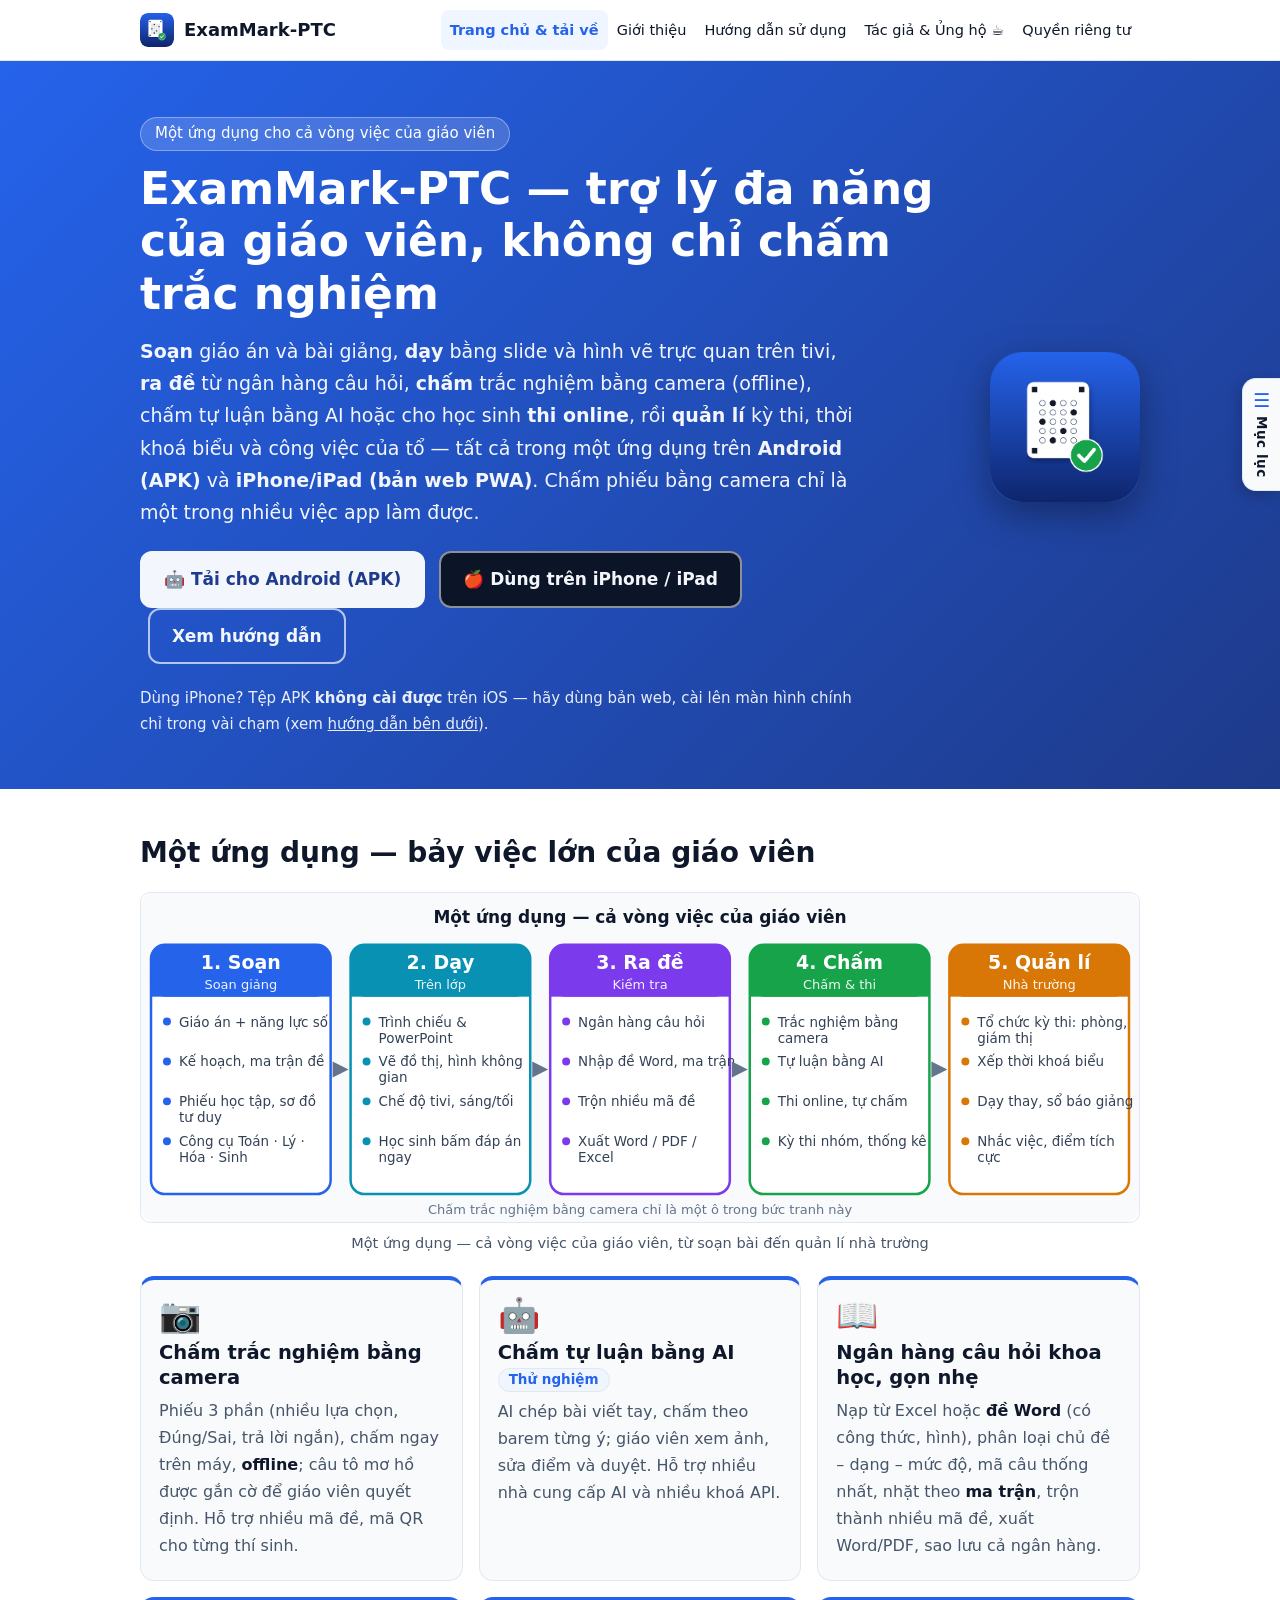
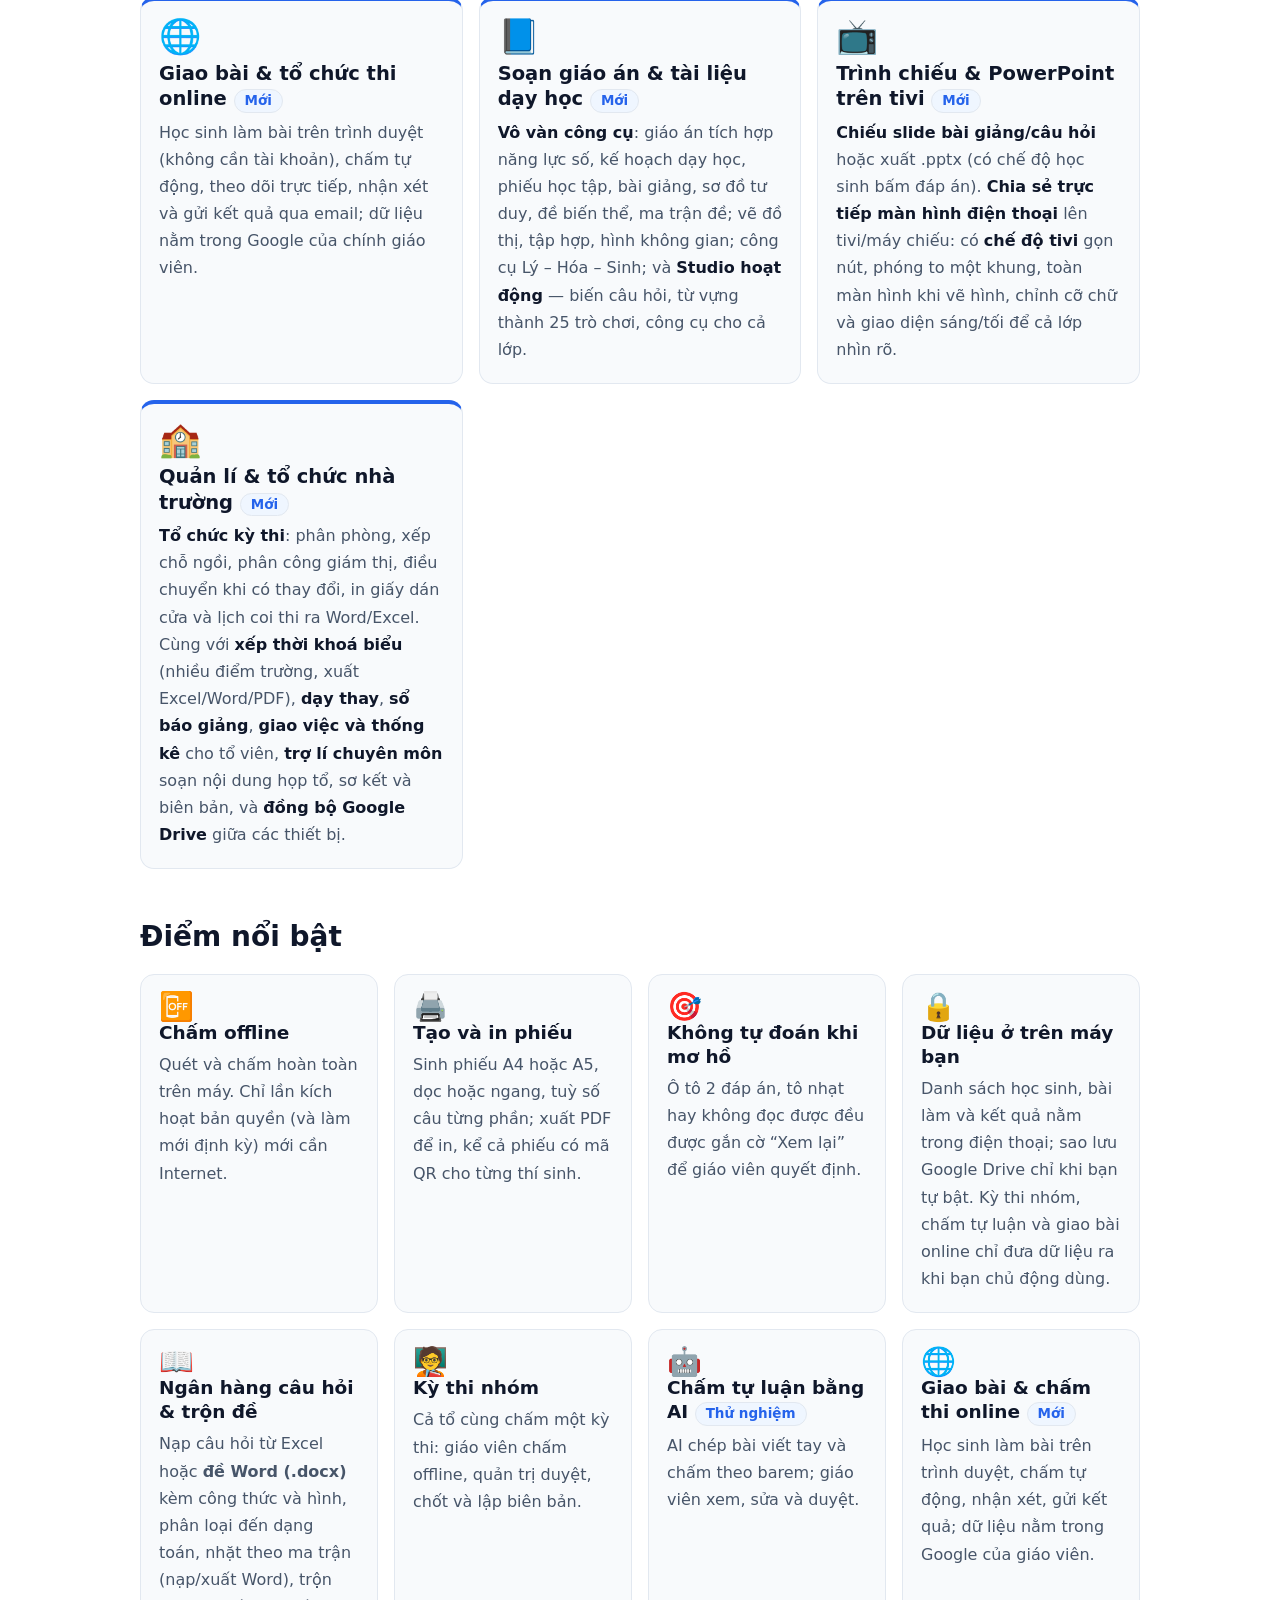
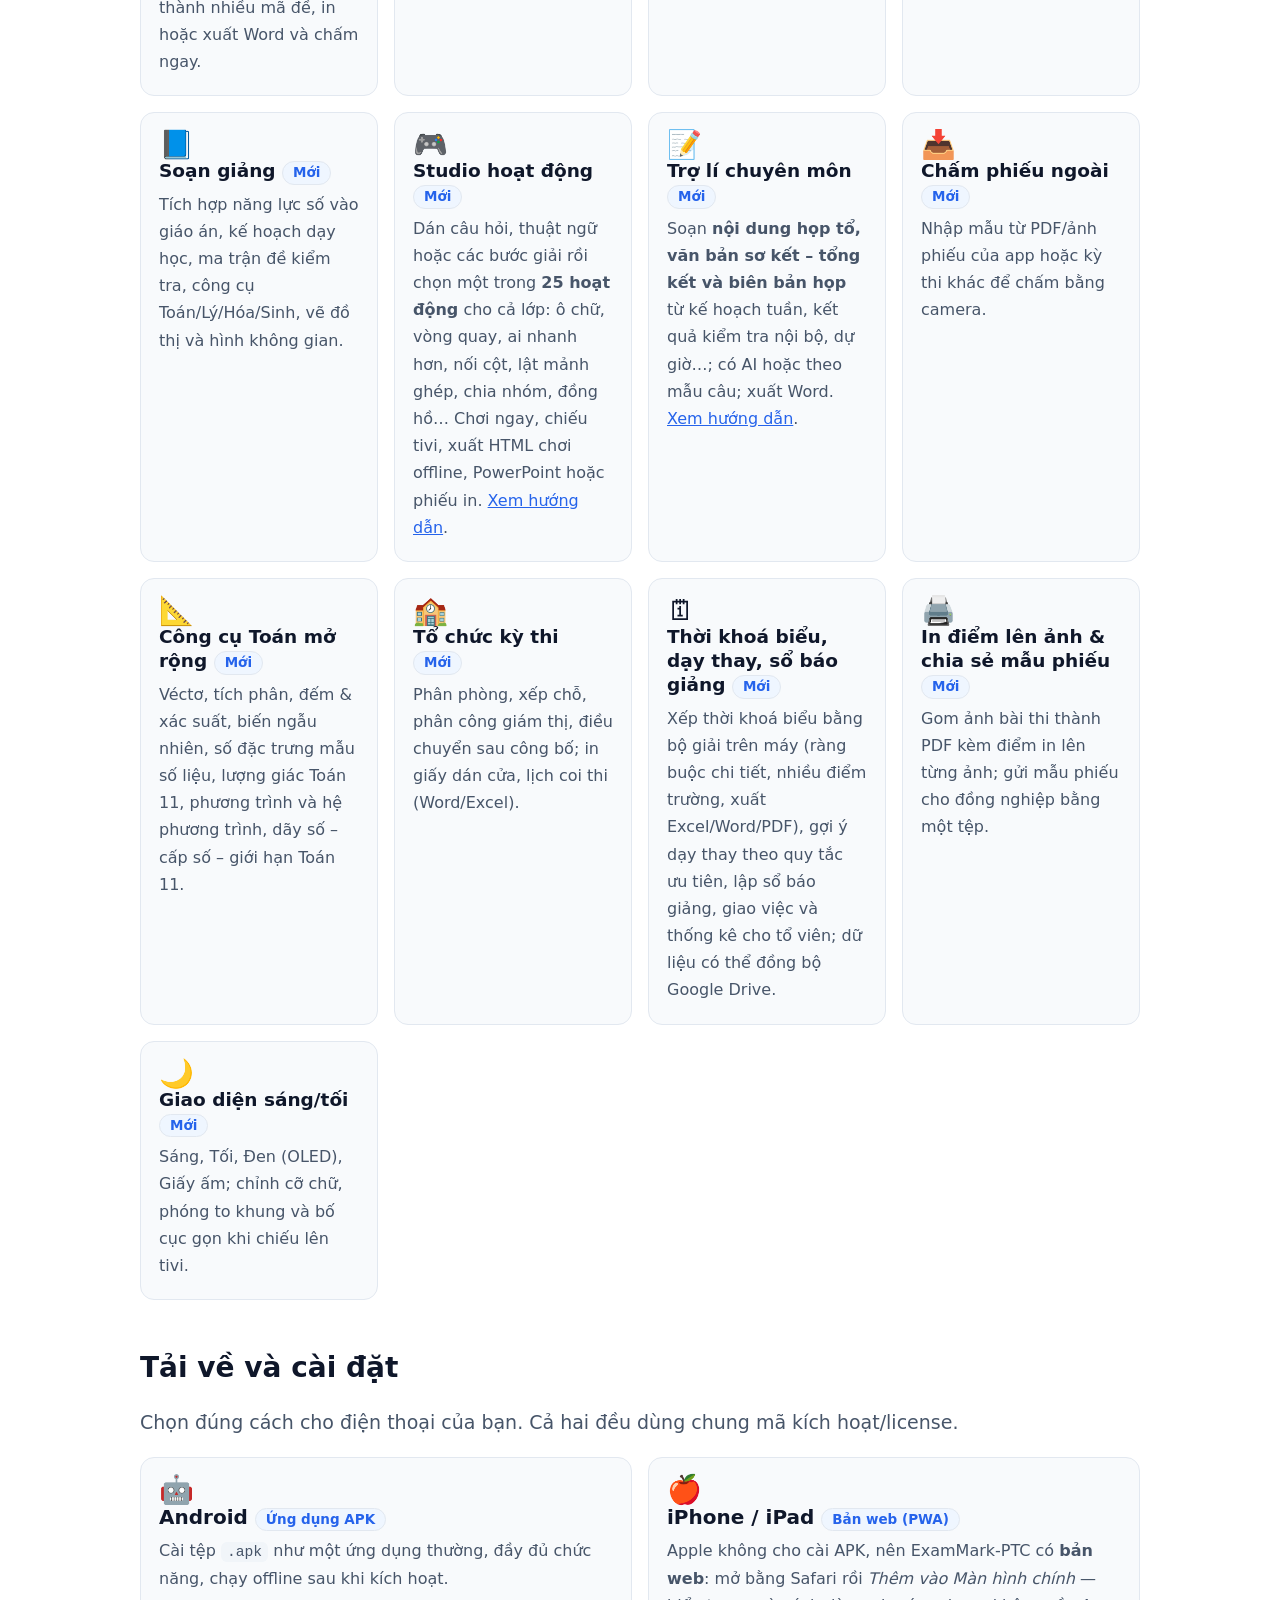
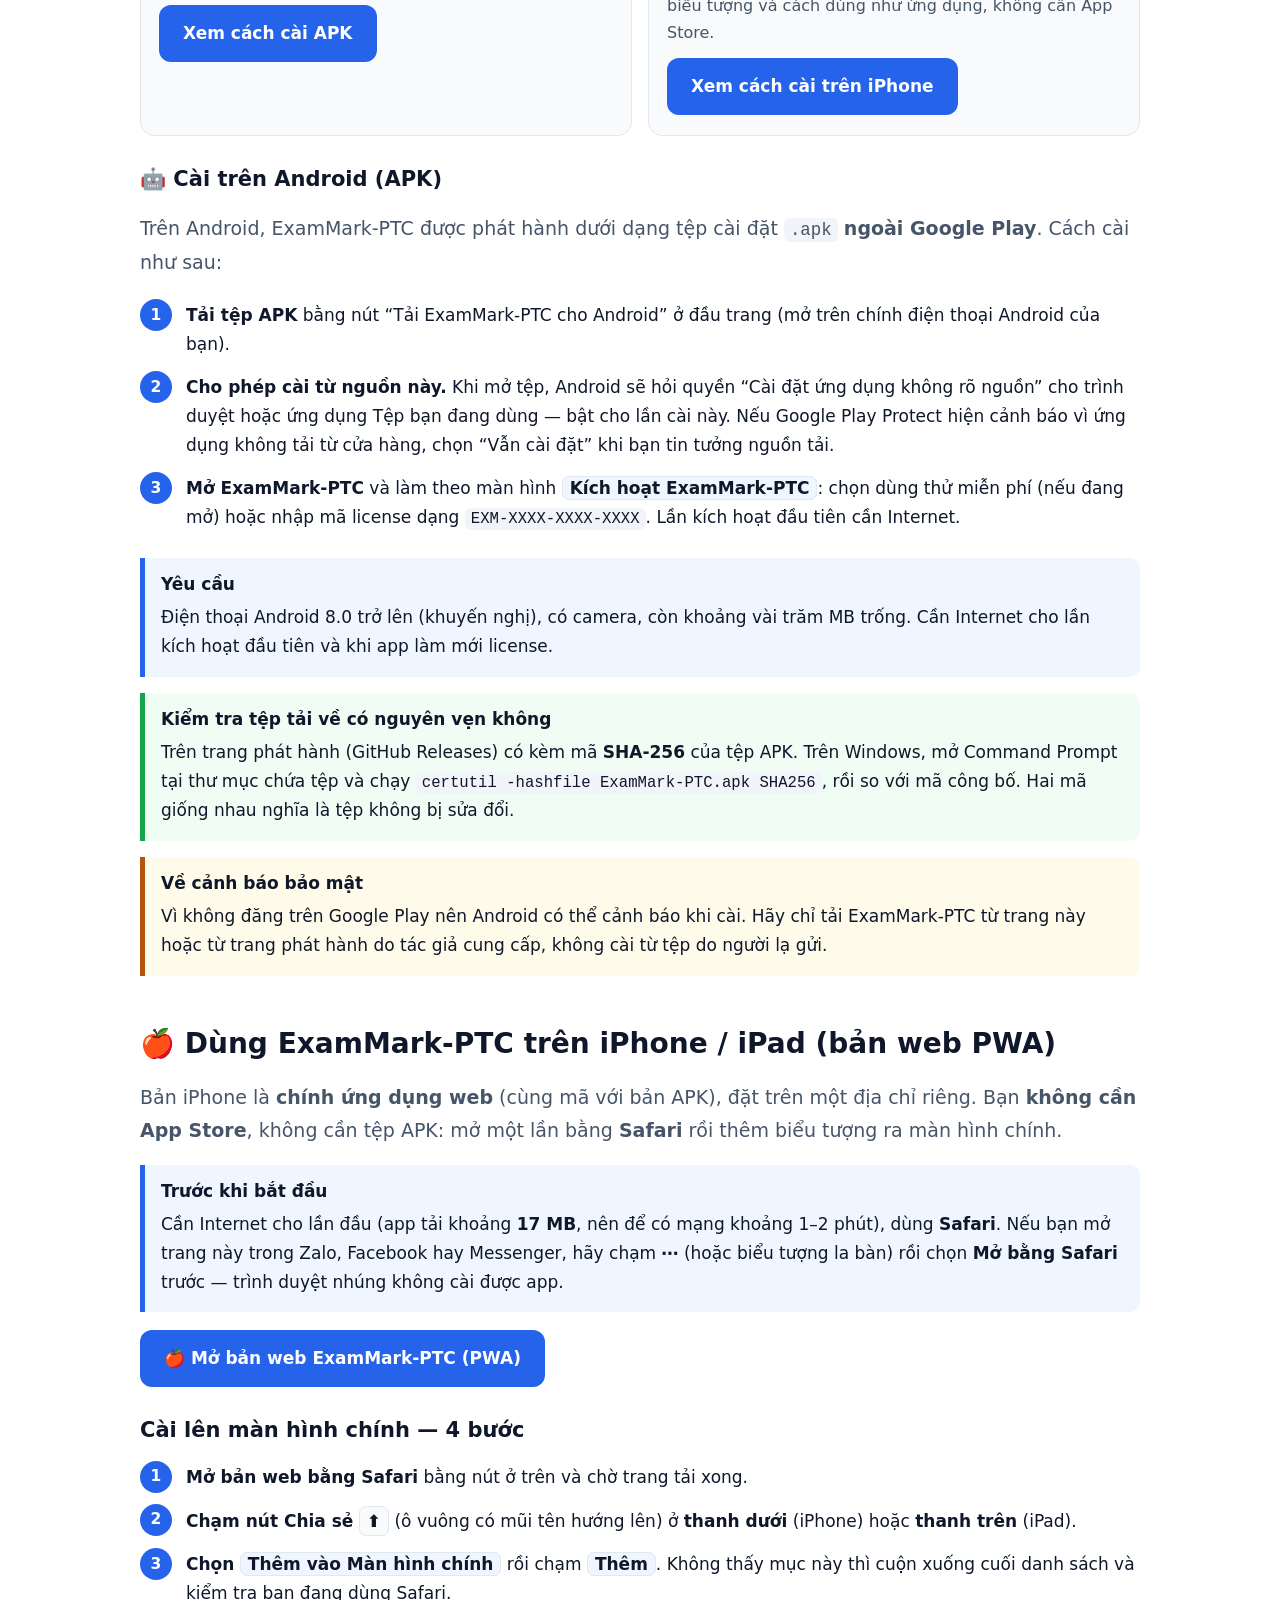
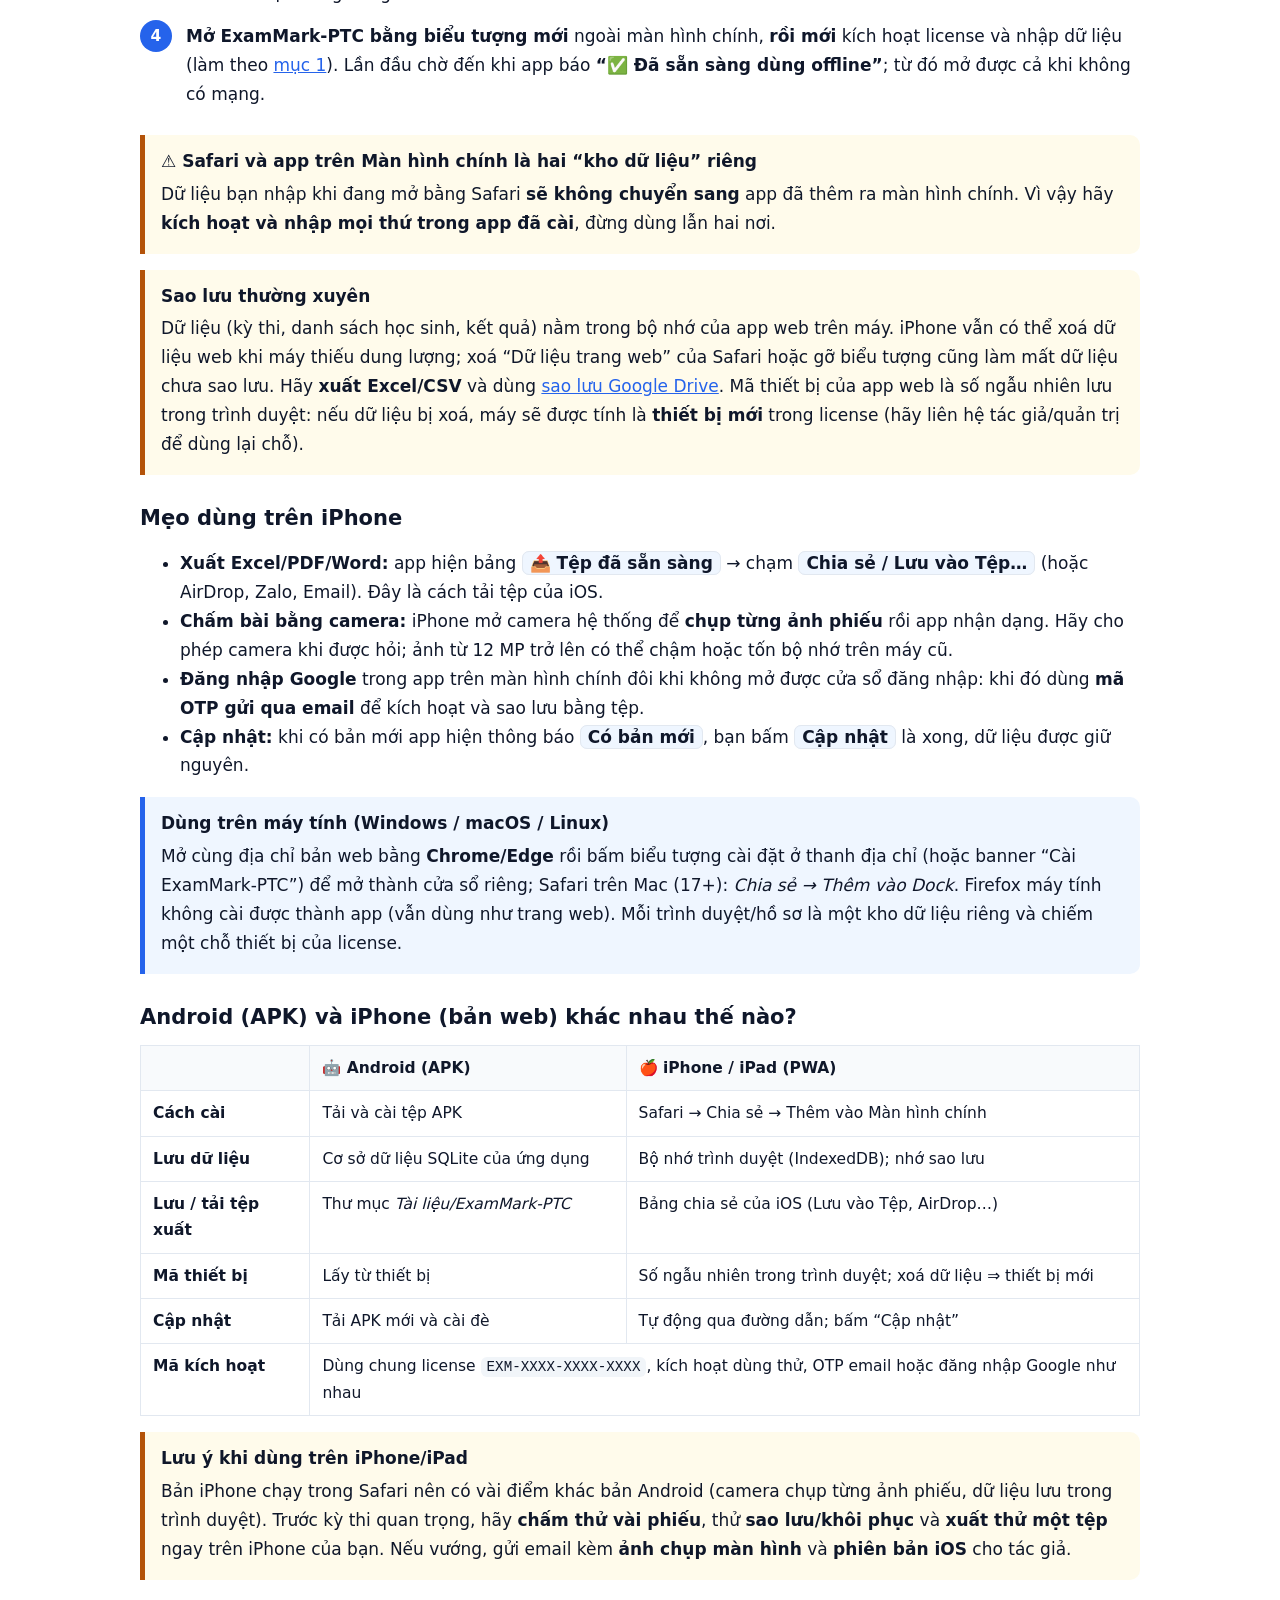
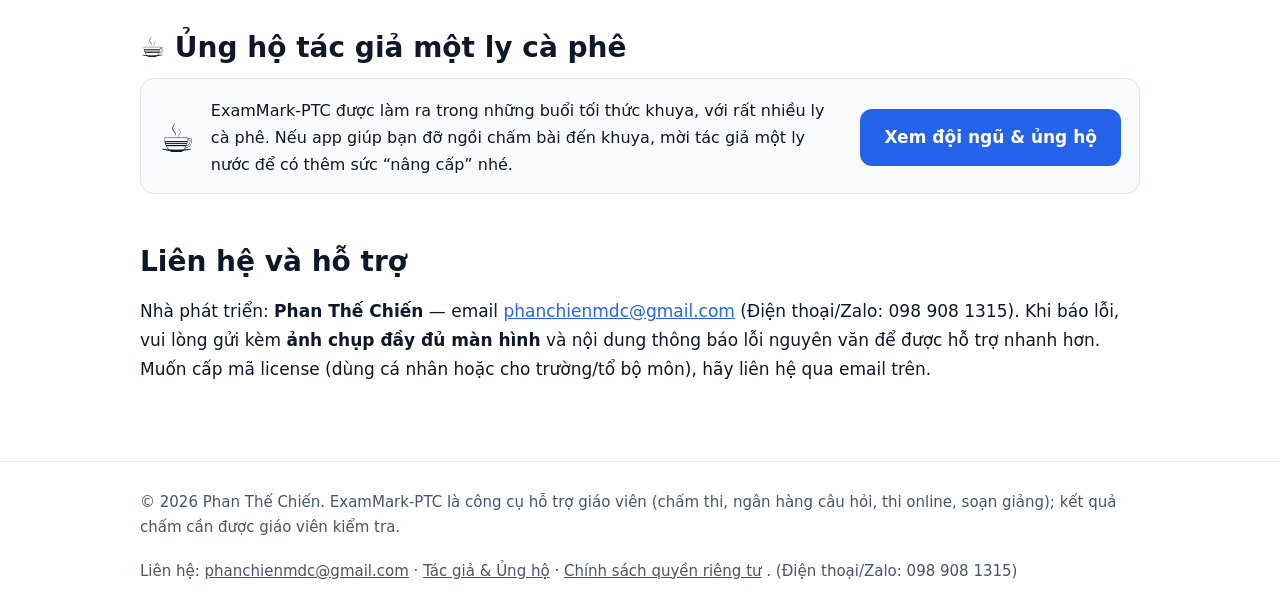
<file: index.html>
<!doctype html>
<html lang="vi">
<head>
<meta charset="utf-8">
<meta name="viewport" content="width=device-width,initial-scale=1">
<title>ExamMark-PTC — Trợ lý đa năng của giáo viên: soạn giảng, ra đề, chấm thi, thi online, quản lí nhà trường</title>
<meta name="description" content="ExamMark-PTC là bộ công cụ đa năng của giáo viên ngay trên điện thoại: soạn giáo án và bài giảng, vẽ đồ thị – hình không gian, trình chiếu lên tivi, ngân hàng câu hỏi và trộn đề, chấm trắc nghiệm bằng camera, chấm tự luận bằng AI (Camera), giao bài và thi online, tổ chức kỳ thi, xếp thời khoá biểu, dạy thay. Android (APK) và iPhone/iPad (PWA)."">
<meta name="theme-color" content="#2563eb">
<link rel="icon" type="image/png" href="assets/img/favicon-64.png">
<link rel="stylesheet" href="assets/style.css">
</head>
<body>
<header class="top"><div class="wrap">
<a class="brand" href="index.html"><img src="assets/img/logo-192.png" alt="" width="34" height="34">ExamMark-PTC</a>
<nav class="main" aria-label="Điều hướng chính"><a href="index.html" aria-current="page">Trang chủ &amp; tải về</a><a href="gioi-thieu.html">Giới thiệu</a><a href="huong-dan.html">Hướng dẫn sử dụng</a><a href="tac-gia.html">Tác giả &amp; Ủng hộ ☕</a><a href="privacy.html">Quyền riêng tư</a></nav>
</div></header>
<section class="hero"><div class="wrap"><div class="row">
<div>
<span class="tagline">Một ứng dụng cho cả vòng việc của giáo viên</span>
<h1>ExamMark-PTC — trợ lý đa năng của giáo viên, không chỉ chấm trắc nghiệm</h1>
<p><b>Soạn</b> giáo án và bài giảng, <b>dạy</b> bằng slide và hình vẽ trực quan trên tivi, <b>ra đề</b> từ ngân hàng câu hỏi, <b>chấm</b> trắc nghiệm bằng camera (offline), chấm tự luận bằng AI hoặc cho học sinh <b>thi online</b>, rồi <b>quản lí</b> kỳ thi, thời khoá biểu và công việc của tổ — tất cả trong một ứng dụng trên <b>Android (APK)</b> và <b>iPhone/iPad (bản web PWA)</b>. Chấm phiếu bằng camera chỉ là một trong nhiều việc app làm được.</p>
<p>
<a class="btn btn-primary" href="https://github.com/exammark/ExamMarkPTC/releases/download/v1.0.0/ExamMark-PTC-v1.0.0.apk">🤖 Tải cho Android (APK)</a>
<a class="btn btn-ios" href="#iphone">🍎 Dùng trên iPhone / iPad</a>
<a class="btn btn-ghost" href="huong-dan.html">Xem hướng dẫn</a></p>
<p class="note">Dùng iPhone? Tệp APK <b>không cài được</b> trên iOS — hãy dùng bản web, cài lên màn hình chính chỉ trong vài chạm (xem <a href="#iphone" style="color:#fff">hướng dẫn bên dưới</a>).</p>
</div>
<img class="logo" src="assets/img/logo-192.png" alt="Biểu tượng ExamMark-PTC" width="150" height="150">
</div></div></section>
<main><div class="wrap">

<div id="plat-banner" role="status" aria-live="polite"></div>

<h2 style="margin-top:6px">Một ứng dụng — bảy việc lớn của giáo viên</h2>
<figure class="fig"><img src="assets/img/da-nang.svg" alt="ExamMark-PTC phục vụ cả vòng việc của giáo viên: soạn giảng, dạy trên lớp, ra đề, chấm và thi, quản lí nhà trường" width="1000" height="330" loading="lazy"><figcaption>Một ứng dụng — cả vòng việc của giáo viên, từ soạn bài đến quản lí nhà trường</figcaption></figure>
<div class="pillars">
<div class="pillar"><div class="ic">📷</div><h3>Chấm trắc nghiệm bằng camera</h3><p>Phiếu 3 phần (nhiều lựa chọn, Đúng/Sai, trả lời ngắn), chấm ngay trên máy, <b>offline</b>; câu tô mơ hồ được gắn cờ để giáo viên quyết định. Hỗ trợ nhiều mã đề, mã QR cho từng thí sinh.</p></div>
<div class="pillar"><div class="ic">🤖</div><h3>Chấm tự luận bằng AI <span class="pill">Thử nghiệm</span></h3><p>AI chép bài viết tay, chấm theo barem từng ý; giáo viên xem ảnh, sửa điểm và duyệt. Hỗ trợ nhiều nhà cung cấp AI và nhiều khoá API.</p></div>
<div class="pillar"><div class="ic">📖</div><h3>Ngân hàng câu hỏi khoa học, gọn nhẹ</h3><p>Nạp từ Excel hoặc <b>đề Word</b> (có công thức, hình), phân loại chủ đề – dạng – mức độ, mã câu thống nhất, nhặt theo <b>ma trận</b>, trộn thành nhiều mã đề, xuất Word/PDF, sao lưu cả ngân hàng.</p></div>
<div class="pillar"><div class="ic">🌐</div><h3>Giao bài &amp; tổ chức thi online <span class="pill">Mới</span></h3><p>Học sinh làm bài trên trình duyệt (không cần tài khoản), chấm tự động, theo dõi trực tiếp, nhận xét và gửi kết quả qua email; dữ liệu nằm trong Google của chính giáo viên.</p></div>
<div class="pillar"><div class="ic">📘</div><h3>Soạn giáo án &amp; tài liệu dạy học <span class="pill">Mới</span></h3><p><b>Vô vàn công cụ</b>: giáo án tích hợp năng lực số, kế hoạch dạy học, phiếu học tập, bài giảng, sơ đồ tư duy, đề biến thể, ma trận đề; vẽ đồ thị, tập hợp, hình không gian; công cụ Lý – Hóa – Sinh; và <b>Studio hoạt động</b> — biến câu hỏi, từ vựng thành 25 trò chơi, công cụ cho cả lớp.</p></div>
<div class="pillar"><div class="ic">📺</div><h3>Trình chiếu &amp; PowerPoint trên tivi <span class="pill">Mới</span></h3><p><b>Chiếu slide bài giảng/câu hỏi</b> hoặc xuất .pptx (có chế độ học sinh bấm đáp án). <b>Chia sẻ trực tiếp màn hình điện thoại</b> lên tivi/máy chiếu: có <b>chế độ tivi</b> gọn nút, phóng to một khung, toàn màn hình khi vẽ hình, chỉnh cỡ chữ và giao diện sáng/tối để cả lớp nhìn rõ.</p></div>
<div class="pillar"><div class="ic">🏫</div><h3>Quản lí &amp; tổ chức nhà trường <span class="pill">Mới</span></h3><p><b>Tổ chức kỳ thi</b>: phân phòng, xếp chỗ ngồi, phân công giám thị, điều chuyển khi có thay đổi, in giấy dán cửa và lịch coi thi ra Word/Excel. Cùng với <b>xếp thời khoá biểu</b> (nhiều điểm trường, xuất Excel/Word/PDF), <b>dạy thay</b>, <b>sổ báo giảng</b>, <b>giao việc và thống kê</b> cho tổ viên, <b>trợ lí chuyên môn</b> soạn nội dung họp tổ, sơ kết và biên bản, và <b>đồng bộ Google Drive</b> giữa các thiết bị.</p></div>
</div>

<h2>Điểm nổi bật</h2>
<div class="grid">
<div class="card"><div class="ic">📴</div><h3>Chấm offline</h3><p>Quét và chấm hoàn toàn trên máy. Chỉ lần kích hoạt bản quyền (và làm mới định kỳ) mới cần Internet.</p></div>
<div class="card"><div class="ic">🖨️</div><h3>Tạo và in phiếu</h3><p>Sinh phiếu A4 hoặc A5, dọc hoặc ngang, tuỳ số câu từng phần; xuất PDF để in, kể cả phiếu có mã QR cho từng thí sinh.</p></div>
<div class="card"><div class="ic">🎯</div><h3>Không tự đoán khi mơ hồ</h3><p>Ô tô 2 đáp án, tô nhạt hay không đọc được đều được gắn cờ “Xem lại” để giáo viên quyết định.</p></div>
<div class="card"><div class="ic">🔒</div><h3>Dữ liệu ở trên máy bạn</h3><p>Danh sách học sinh, bài làm và kết quả nằm trong điện thoại; sao lưu Google Drive chỉ khi bạn tự bật. Kỳ thi nhóm, chấm tự luận và giao bài online chỉ đưa dữ liệu ra khi bạn chủ động dùng.</p></div>
<div class="card"><div class="ic">📖</div><h3>Ngân hàng câu hỏi &amp; trộn đề</h3><p>Nạp câu hỏi từ Excel hoặc <b>đề Word (.docx)</b> kèm công thức và hình, phân loại đến dạng toán, nhặt theo ma trận (nạp/xuất Word), trộn thành nhiều mã đề, in hoặc xuất Word và chấm ngay.</p></div>
<div class="card"><div class="ic">🧑‍🏫</div><h3>Kỳ thi nhóm</h3><p>Cả tổ cùng chấm một kỳ thi: giáo viên chấm offline, quản trị duyệt, chốt và lập biên bản.</p></div>
<div class="card"><div class="ic">🤖</div><h3>Chấm tự luận bằng AI <span class="pill">Thử nghiệm</span></h3><p>AI chép bài viết tay và chấm theo barem; giáo viên xem, sửa và duyệt.</p></div>
<div class="card"><div class="ic">🌐</div><h3>Giao bài &amp; chấm thi online <span class="pill">Mới</span></h3><p>Học sinh làm bài trên trình duyệt, chấm tự động, nhận xét, gửi kết quả; dữ liệu nằm trong Google của giáo viên.</p></div>
<div class="card"><div class="ic">📘</div><h3>Soạn giảng <span class="pill">Mới</span></h3><p>Tích hợp năng lực số vào giáo án, kế hoạch dạy học, ma trận đề kiểm tra, công cụ Toán/Lý/Hóa/Sinh, vẽ đồ thị và hình không gian.</p></div>
<div class="card"><div class="ic">🎮</div><h3>Studio hoạt động <span class="pill">Mới</span></h3><p>Dán câu hỏi, thuật ngữ hoặc các bước giải rồi chọn một trong <b>25 hoạt động</b> cho cả lớp: ô chữ, vòng quay, ai nhanh hơn, nối cột, lật mảnh ghép, chia nhóm, đồng hồ… Chơi ngay, chiếu tivi, xuất HTML chơi offline, PowerPoint hoặc phiếu in. <a href="huong-dan.html#nls-studio">Xem hướng dẫn</a>.</p></div>
<div class="card"><div class="ic">📝</div><h3>Trợ lí chuyên môn <span class="pill">Mới</span></h3><p>Soạn <b>nội dung họp tổ, văn bản sơ kết – tổng kết và biên bản họp</b> từ kế hoạch tuần, kết quả kiểm tra nội bộ, dự giờ…; có AI hoặc theo mẫu câu; xuất Word. <a href="huong-dan.html#ql-troli">Xem hướng dẫn</a>.</p></div>
<div class="card"><div class="ic">📥</div><h3>Chấm phiếu ngoài <span class="pill">Mới</span></h3><p>Nhập mẫu từ PDF/ảnh phiếu của app hoặc kỳ thi khác để chấm bằng camera.</p></div>
<div class="card"><div class="ic">📐</div><h3>Công cụ Toán mở rộng <span class="pill">Mới</span></h3><p>Véctơ, tích phân, đếm &amp; xác suất, biến ngẫu nhiên, số đặc trưng mẫu số liệu, lượng giác Toán 11, phương trình và hệ phương trình, dãy số – cấp số – giới hạn Toán 11.</p></div>
<div class="card"><div class="ic">🏫</div><h3>Tổ chức kỳ thi <span class="pill">Mới</span></h3><p>Phân phòng, xếp chỗ, phân công giám thị, điều chuyển sau công bố; in giấy dán cửa, lịch coi thi (Word/Excel).</p></div>
<div class="card"><div class="ic">🗓</div><h3>Thời khoá biểu, dạy thay, sổ báo giảng <span class="pill">Mới</span></h3><p>Xếp thời khoá biểu bằng bộ giải trên máy (ràng buộc chi tiết, nhiều điểm trường, xuất Excel/Word/PDF), gợi ý dạy thay theo quy tắc ưu tiên, lập sổ báo giảng, giao việc và thống kê cho tổ viên; dữ liệu có thể đồng bộ Google Drive.</p></div>
<div class="card"><div class="ic">🖨️</div><h3>In điểm lên ảnh &amp; chia sẻ mẫu phiếu <span class="pill">Mới</span></h3><p>Gom ảnh bài thi thành PDF kèm điểm in lên từng ảnh; gửi mẫu phiếu cho đồng nghiệp bằng một tệp.</p></div>
<div class="card"><div class="ic">🌙</div><h3>Giao diện sáng/tối <span class="pill">Mới</span></h3><p>Sáng, Tối, Đen (OLED), Giấy ấm; chỉnh cỡ chữ, phóng to khung và bố cục gọn khi chiếu lên tivi.</p></div>
</div>

<h2 id="tai-ve">Tải về và cài đặt</h2>
<p class="lead">Chọn đúng cách cho điện thoại của bạn. Cả hai đều dùng chung mã kích hoạt/license.</p>
<div class="dev">
<div class="card" id="card-android"><div class="ic">🤖</div><h3>Android <span class="pill">Ứng dụng APK</span></h3><p>Cài tệp <code>.apk</code> như một ứng dụng thường, đầy đủ chức năng, chạy offline sau khi kích hoạt.</p><p><a class="btn btn-solid" href="#android">Xem cách cài APK</a></p></div>
<div class="card" id="card-ios"><div class="ic">🍎</div><h3>iPhone / iPad <span class="pill">Bản web (PWA)</span></h3><p>Apple không cho cài APK, nên ExamMark-PTC có <b>bản web</b>: mở bằng Safari rồi <i>Thêm vào Màn hình chính</i> — biểu tượng và cách dùng như ứng dụng, không cần App Store.</p><p><a class="btn btn-solid" href="#iphone">Xem cách cài trên iPhone</a></p></div>
</div>

<h3 id="android">🤖 Cài trên Android (APK)</h3>
<p class="lead">Trên Android, ExamMark-PTC được phát hành dưới dạng tệp cài đặt <code>.apk</code> <b>ngoài Google Play</b>. Cách cài như sau:</p>
<ol class="steps">
<li><b>Tải tệp APK</b> bằng nút “Tải ExamMark-PTC cho Android” ở đầu trang (mở trên chính điện thoại Android của bạn).</li>
<li><b>Cho phép cài từ nguồn này.</b> Khi mở tệp, Android sẽ hỏi quyền “Cài đặt ứng dụng không rõ nguồn” cho trình duyệt hoặc ứng dụng Tệp bạn đang dùng — bật cho lần cài này. Nếu Google Play Protect hiện cảnh báo vì ứng dụng không tải từ cửa hàng, chọn “Vẫn cài đặt” khi bạn tin tưởng nguồn tải.</li>
<li><b>Mở ExamMark-PTC</b> và làm theo màn hình <span class="ui">Kích hoạt ExamMark-PTC</span>: chọn dùng thử miễn phí (nếu đang mở) hoặc nhập mã license dạng <code>EXM-XXXX-XXXX-XXXX</code>. Lần kích hoạt đầu tiên cần Internet.</li>
</ol>
<div class="callout"><b class="t">Yêu cầu</b><p>Điện thoại Android 8.0 trở lên (khuyến nghị), có camera, còn khoảng vài trăm MB trống. Cần Internet cho lần kích hoạt đầu tiên và khi app làm mới license.</p></div>
<div class="callout tip"><b class="t">Kiểm tra tệp tải về có nguyên vẹn không</b><p>Trên trang phát hành (GitHub Releases) có kèm mã <b>SHA-256</b> của tệp APK. Trên Windows, mở Command Prompt tại thư mục chứa tệp và chạy <code>certutil -hashfile ExamMark-PTC.apk SHA256</code>, rồi so với mã công bố. Hai mã giống nhau nghĩa là tệp không bị sửa đổi.</p></div>
<div class="callout warn"><b class="t">Về cảnh báo bảo mật</b><p>Vì không đăng trên Google Play nên Android có thể cảnh báo khi cài. Hãy chỉ tải ExamMark-PTC từ trang này hoặc từ trang phát hành do tác giả cung cấp, không cài từ tệp do người lạ gửi.</p></div>

<h2 id="iphone">🍎 Dùng ExamMark-PTC trên iPhone / iPad (bản web PWA)</h2>
<p class="lead">Bản iPhone là <b>chính ứng dụng web</b> (cùng mã với bản APK), đặt trên một địa chỉ riêng. Bạn <b>không cần App Store</b>, không cần tệp APK: mở một lần bằng <b>Safari</b> rồi thêm biểu tượng ra màn hình chính.</p>
<div class="callout"><b class="t">Trước khi bắt đầu</b><p>Cần Internet cho lần đầu (app tải khoảng <b>17 MB</b>, nên để có mạng khoảng 1–2 phút), dùng <b>Safari</b>. Nếu bạn mở trang này trong Zalo, Facebook hay Messenger, hãy chạm <b>⋯</b> (hoặc biểu tượng la bàn) rồi chọn <b>Mở bằng Safari</b> trước — trình duyệt nhúng không cài được app.</p></div>
<p style="margin:18px 0 6px"><a class="btn btn-solid" href="https://all4you-ptc.pages.dev/" id="pwa-open">🍎 Mở bản web ExamMark-PTC (PWA)</a></p>
<h3>Cài lên màn hình chính — 4 bước</h3>
<ol class="steps">
<li><b>Mở bản web bằng Safari</b> bằng nút ở trên và chờ trang tải xong.</li>
<li><b>Chạm nút Chia sẻ</b> <span class="sharekey">⬆︎</span> (ô vuông có mũi tên hướng lên) ở <b>thanh dưới</b> (iPhone) hoặc <b>thanh trên</b> (iPad).</li>
<li><b>Chọn</b> <span class="ui">Thêm vào Màn hình chính</span> rồi chạm <span class="ui">Thêm</span>. Không thấy mục này thì cuộn xuống cuối danh sách và kiểm tra bạn đang dùng Safari.</li>
<li><b>Mở ExamMark-PTC bằng biểu tượng mới</b> ngoài màn hình chính, <b>rồi mới</b> kích hoạt license và nhập dữ liệu (làm theo <a href="huong-dan.html#cai-dat">mục 1</a>). Lần đầu chờ đến khi app báo <b>“✅ Đã sẵn sàng dùng offline”</b>; từ đó mở được cả khi không có mạng.</li>
</ol>
<div class="callout warn"><b class="t">⚠ Safari và app trên Màn hình chính là hai “kho dữ liệu” riêng</b><p>Dữ liệu bạn nhập khi đang mở bằng Safari <b>sẽ không chuyển sang</b> app đã thêm ra màn hình chính. Vì vậy hãy <b>kích hoạt và nhập mọi thứ trong app đã cài</b>, đừng dùng lẫn hai nơi.</p></div>
<div class="callout warn"><b class="t">Sao lưu thường xuyên</b><p>Dữ liệu (kỳ thi, danh sách học sinh, kết quả) nằm trong bộ nhớ của app web trên máy. iPhone vẫn có thể xoá dữ liệu web khi máy thiếu dung lượng; xoá “Dữ liệu trang web” của Safari hoặc gỡ biểu tượng cũng làm mất dữ liệu chưa sao lưu. Hãy <b>xuất Excel/CSV</b> và dùng <a href="huong-dan.html#drive">sao lưu Google Drive</a>. Mã thiết bị của app web là số ngẫu nhiên lưu trong trình duyệt: nếu dữ liệu bị xoá, máy sẽ được tính là <b>thiết bị mới</b> trong license (hãy liên hệ tác giả/quản trị để dùng lại chỗ).</p></div>
<h3>Mẹo dùng trên iPhone</h3>
<ul>
<li><b>Xuất Excel/PDF/Word:</b> app hiện bảng <span class="ui">📤 Tệp đã sẵn sàng</span> → chạm <span class="ui">Chia sẻ / Lưu vào Tệp…</span> (hoặc AirDrop, Zalo, Email). Đây là cách tải tệp của iOS.</li>
<li><b>Chấm bài bằng camera:</b> iPhone mở camera hệ thống để <b>chụp từng ảnh phiếu</b> rồi app nhận dạng. Hãy cho phép camera khi được hỏi; ảnh từ 12 MP trở lên có thể chậm hoặc tốn bộ nhớ trên máy cũ.</li>
<li><b>Đăng nhập Google</b> trong app trên màn hình chính đôi khi không mở được cửa sổ đăng nhập: khi đó dùng <b>mã OTP gửi qua email</b> để kích hoạt và sao lưu bằng tệp.</li>
<li><b>Cập nhật:</b> khi có bản mới app hiện thông báo <span class="ui">Có bản mới</span>, bạn bấm <span class="ui">Cập nhật</span> là xong, dữ liệu được giữ nguyên.</li>
</ul>
<div class="callout"><b class="t">Dùng trên máy tính (Windows / macOS / Linux)</b><p>Mở cùng địa chỉ bản web bằng <b>Chrome/Edge</b> rồi bấm biểu tượng cài đặt ở thanh địa chỉ (hoặc banner “Cài ExamMark-PTC”) để mở thành cửa sổ riêng; Safari trên Mac (17+): <i>Chia sẻ → Thêm vào Dock</i>. Firefox máy tính không cài được thành app (vẫn dùng như trang web). Mỗi trình duyệt/hồ sơ là một kho dữ liệu riêng và chiếm một chỗ thiết bị của license.</p></div>
<h3>Android (APK) và iPhone (bản web) khác nhau thế nào?</h3>
<table class="tbl"><tr><th></th><th>🤖 Android (APK)</th><th>🍎 iPhone / iPad (PWA)</th></tr>
<tr><td><b>Cách cài</b></td><td>Tải và cài tệp APK</td><td>Safari → Chia sẻ → Thêm vào Màn hình chính</td></tr>
<tr><td><b>Lưu dữ liệu</b></td><td>Cơ sở dữ liệu SQLite của ứng dụng</td><td>Bộ nhớ trình duyệt (IndexedDB); nhớ sao lưu</td></tr>
<tr><td><b>Lưu / tải tệp xuất</b></td><td>Thư mục <i>Tài liệu/ExamMark-PTC</i></td><td>Bảng chia sẻ của iOS (Lưu vào Tệp, AirDrop…)</td></tr>
<tr><td><b>Mã thiết bị</b></td><td>Lấy từ thiết bị</td><td>Số ngẫu nhiên trong trình duyệt; xoá dữ liệu ⇒ thiết bị mới</td></tr>
<tr><td><b>Cập nhật</b></td><td>Tải APK mới và cài đè</td><td>Tự động qua đường dẫn; bấm “Cập nhật”</td></tr>
<tr><td><b>Mã kích hoạt</b></td><td colspan="2">Dùng chung license <code>EXM-XXXX-XXXX-XXXX</code>, kích hoạt dùng thử, OTP email hoặc đăng nhập Google như nhau</td></tr>
</table>
<div class="callout warn"><b class="t">Lưu ý khi dùng trên iPhone/iPad</b><p>Bản iPhone chạy trong Safari nên có vài điểm khác bản Android (camera chụp từng ảnh phiếu, dữ liệu lưu trong trình duyệt). Trước kỳ thi quan trọng, hãy <b>chấm thử vài phiếu</b>, thử <b>sao lưu/khôi phục</b> và <b>xuất thử một tệp</b> ngay trên iPhone của bạn. Nếu vướng, gửi email kèm <b>ảnh chụp màn hình</b> và <b>phiên bản iOS</b> cho tác giả.</p></div>

<h2>☕ Ủng hộ tác giả một ly cà phê</h2>
<div class="card" style="display:flex;gap:16px;align-items:center;flex-wrap:wrap"><div class="ic" style="font-size:40px">☕</div><div style="flex:1 1 300px"><p style="margin:0;color:var(--ink)">ExamMark-PTC được làm ra trong những buổi tối thức khuya, với rất nhiều ly cà phê. Nếu app giúp bạn đỡ ngồi chấm bài đến khuya, mời tác giả một ly nước để có thêm sức “nâng cấp” nhé.</p></div><a class="btn btn-solid" href="tac-gia.html#ung-ho">Xem đội ngũ &amp; ủng hộ</a></div>

<h2>Liên hệ và hỗ trợ</h2>
<p>Nhà phát triển: <b>Phan Thế Chiến</b> — email <a href="mailto:phanchienmdc@gmail.com">phanchienmdc@gmail.com</a> (Điện thoại/Zalo: 098 908 1315). Khi báo lỗi, vui lòng gửi kèm <b>ảnh chụp đầy đủ màn hình</b> và nội dung thông báo lỗi nguyên văn để được hỗ trợ nhanh hơn. Muốn cấp mã license (dùng cá nhân hoặc cho trường/tổ bộ môn), hãy liên hệ qua email trên.</p>

</div></main>
<footer class="bot"><div class="wrap">
<div>© 2026 Phan Thế Chiến. ExamMark-PTC là công cụ hỗ trợ giáo viên (chấm thi, ngân hàng câu hỏi, thi online, soạn giảng); kết quả chấm cần được giáo viên kiểm tra.</div>
<div>Liên hệ: <a href="mailto:phanchienmdc@gmail.com">phanchienmdc@gmail.com</a> · <a href="tac-gia.html">Tác giả &amp; Ủng hộ</a> · <a href="privacy.html">Chính sách quyền riêng tư</a> . (Điện thoại/Zalo: 098 908 1315)</div>
</div></footer>
<script>
(function(){
var b=document.getElementById('plat-banner');if(!b)return;
try{
var ua=navigator.userAgent||'';
var ios=/iPad|iPhone|iPod/.test(ua)||(navigator.platform==='MacIntel'&&navigator.maxTouchPoints>1);
var android=/Android/i.test(ua);
var standalone=window.navigator.standalone===true||(window.matchMedia&&window.matchMedia('(display-mode: standalone)').matches);
var inapp=/Zalo|FBAN|FBAV|FB_IAB|Instagram|Line\/|Messenger/i.test(ua);
var safari=/Safari/.test(ua)&&!/CriOS|FxiOS|EdgiOS|OPiOS|GSA|DuckDuckGo/.test(ua)&&!inapp;
function show(cls,html){b.className='show '+cls;b.innerHTML=html;}
if(ios){
 var c=document.getElementById('card-ios');if(c)c.classList.add('you');
 if(standalone){return;}
 if(inapp){show('warn','<b class="t">⚠️ Bạn đang mở trong trình duyệt của ứng dụng khác</b>Hãy chạm <b>⋯</b> (hoặc biểu tượng la bàn) rồi chọn <b>Mở bằng Safari</b>, sau đó làm theo <a href="#iphone">hướng dẫn cài cho iPhone</a>. Trình duyệt nhúng không có mục “Thêm vào Màn hình chính”.');}
 else if(!safari){show('ios','<b class="t">🍎 Bạn đang dùng iPhone/iPad</b>Tệp APK không cài được trên iOS. Bạn dùng <a href="#iphone">bản web (PWA)</a> — nên mở bằng <b>Safari</b> cho chắc ăn rồi chọn <i>Thêm vào Màn hình chính</i>.');}
 else{show('ios','<b class="t">🍎 Bạn đang dùng iPhone/iPad</b>Tệp APK <b>không cài được</b> trên iOS. Hãy dùng <a href="#iphone">bản web (PWA)</a>: mở <a href="https://all4you-ptc.pages.dev/">ExamMark-PTC web</a> → nút Chia sẻ → <i>Thêm vào Màn hình chính</i>. Chỉ mất chưa đến 1 phút.');}
}else if(android){
 var a=document.getElementById('card-android');if(a)a.classList.add('you');
 show('android','<b class="t">🤖 Bạn đang dùng Android</b>Hãy <a href="#android">tải và cài tệp APK</a> để có đầy đủ chức năng. Nếu muốn, bạn vẫn có thể thử <a href="https://all4you-ptc.pages.dev/">bản web</a>.');
}
}catch(e){}
})();
</script>
<script src="assets/nav-tools.js" defer></script>
</body>
</html>
</file>
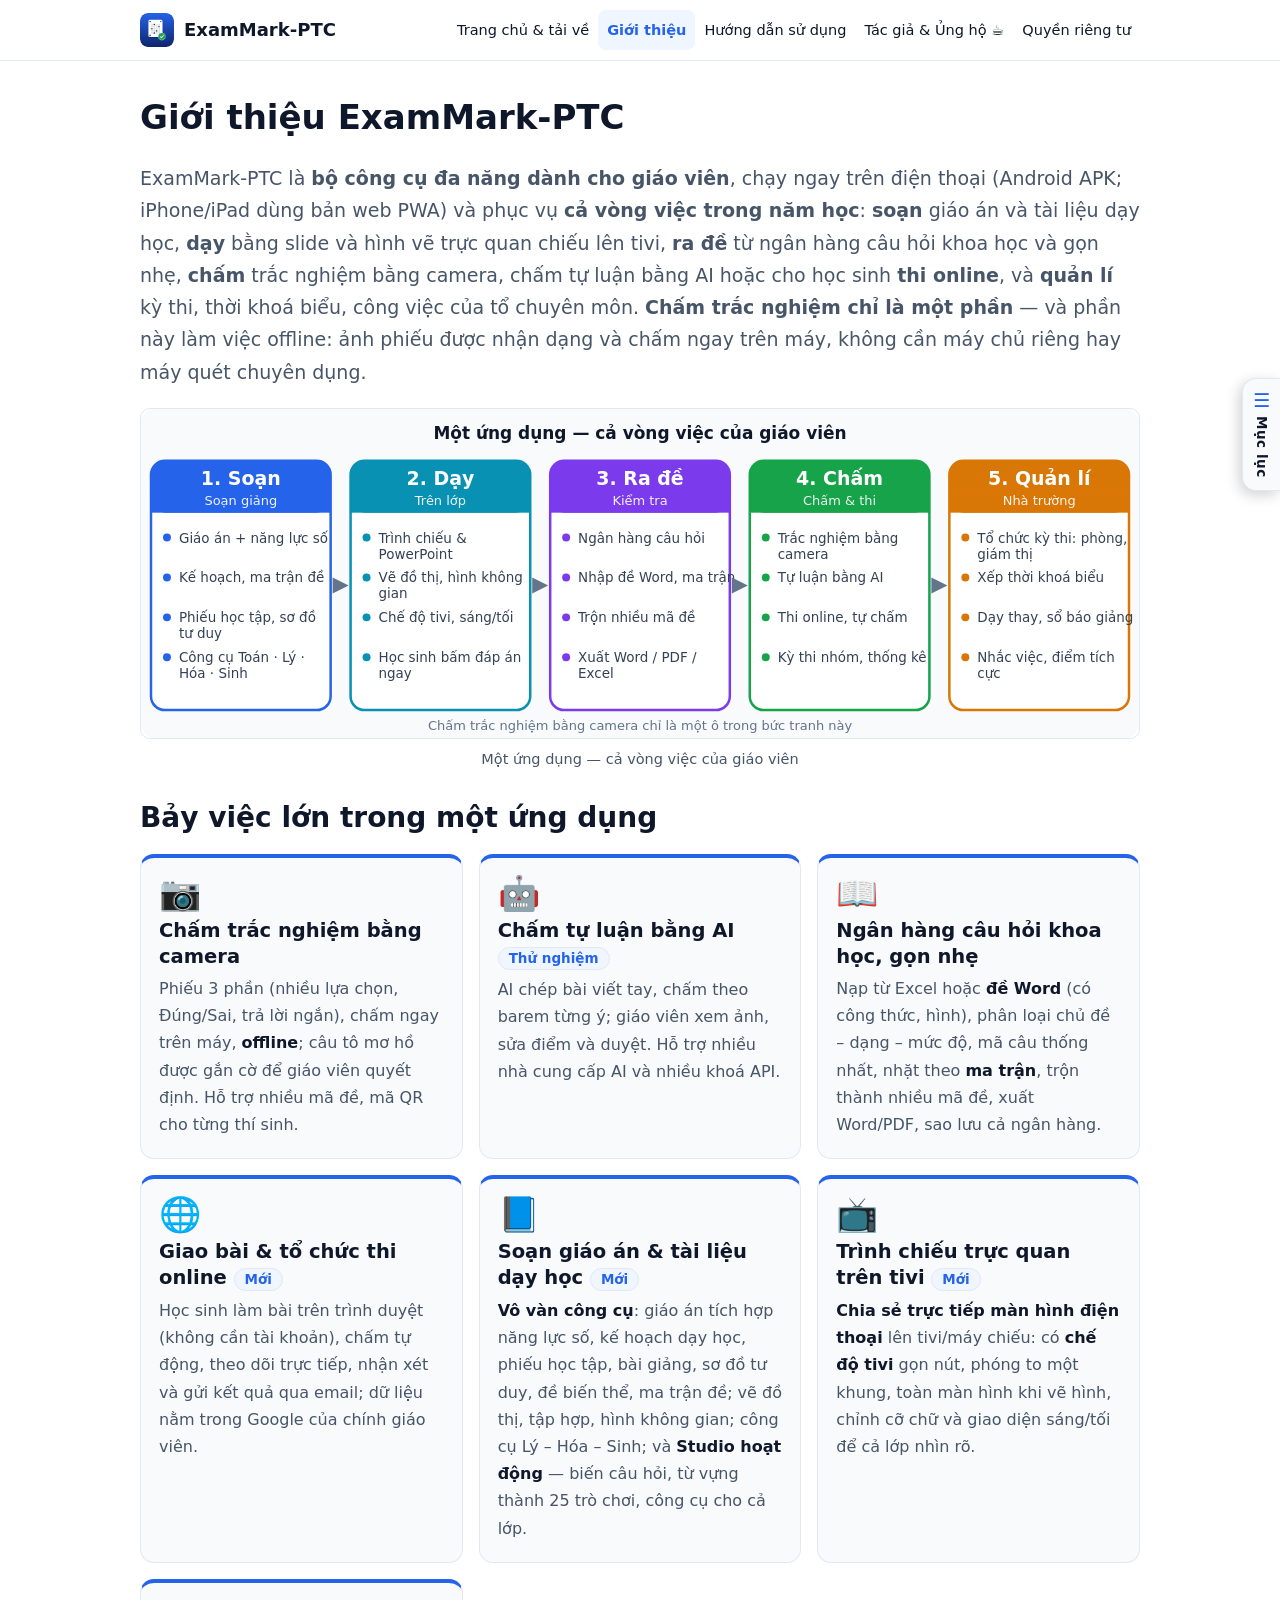
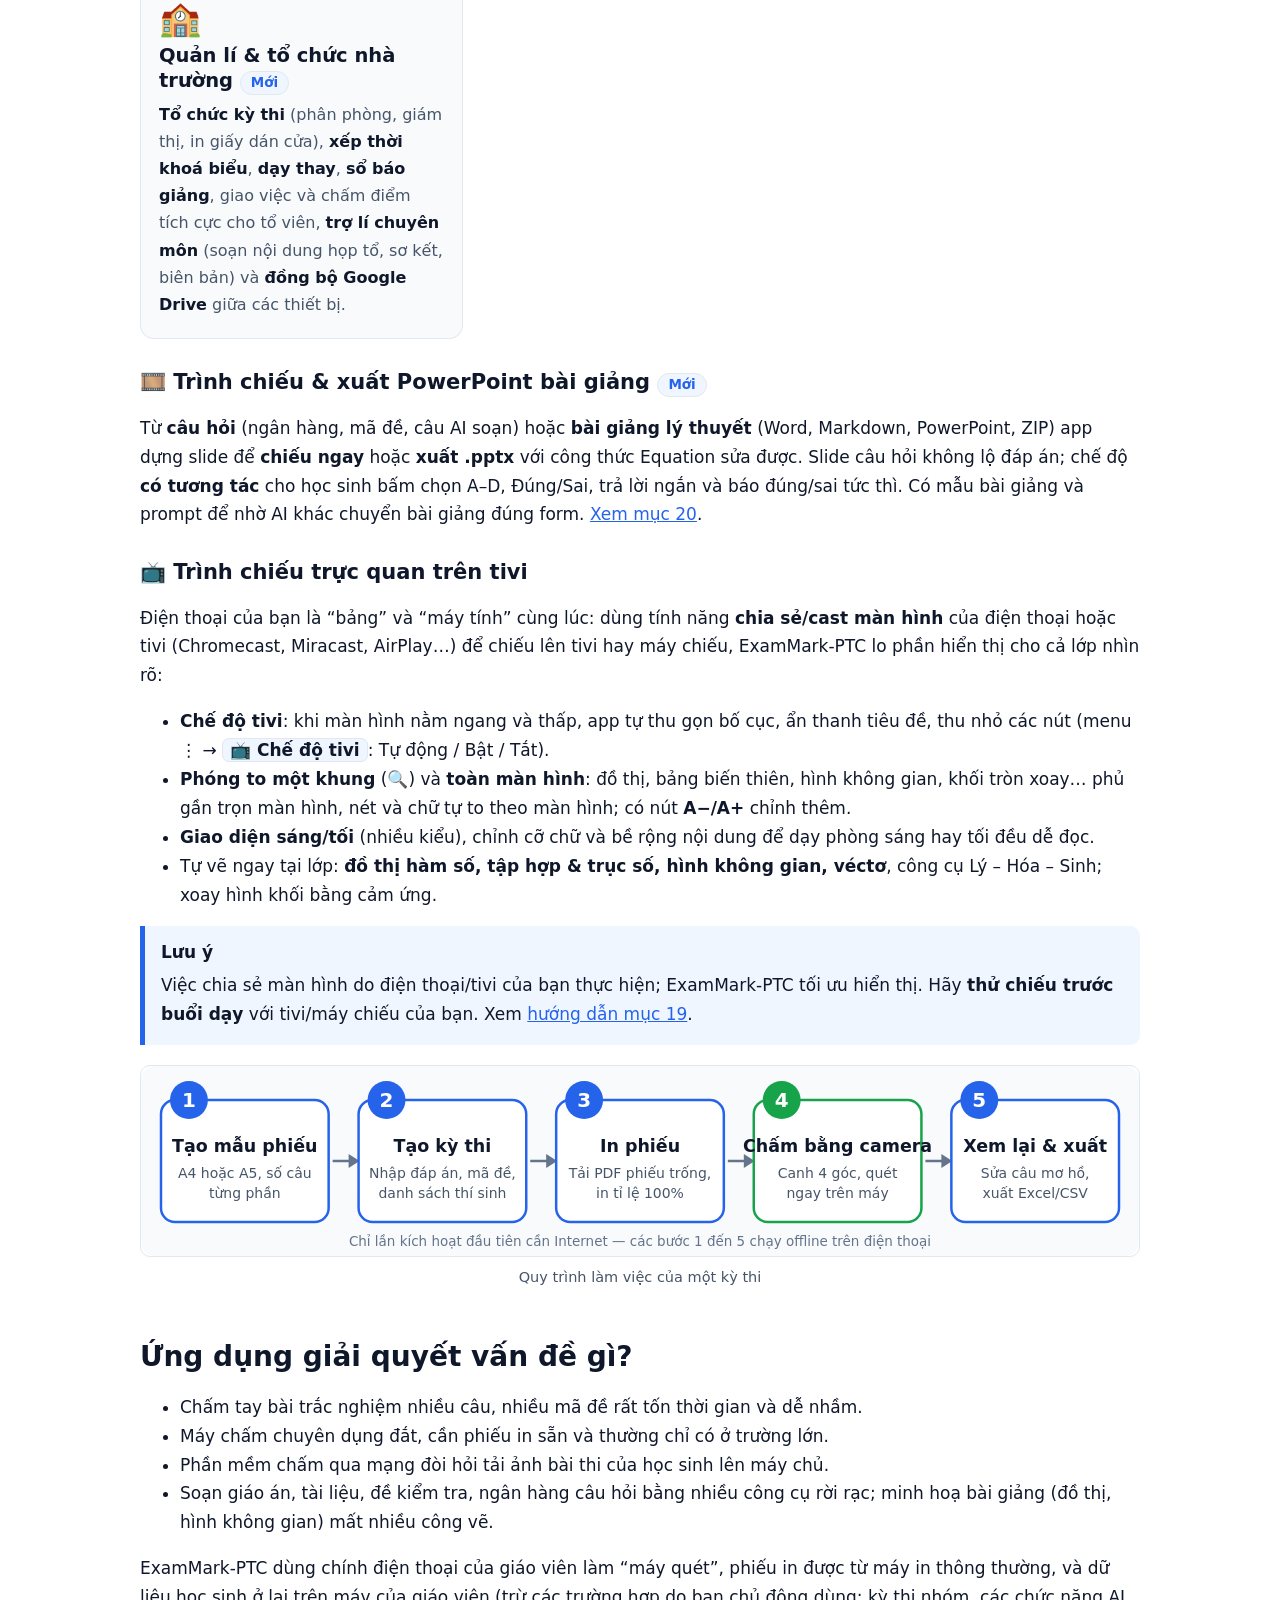
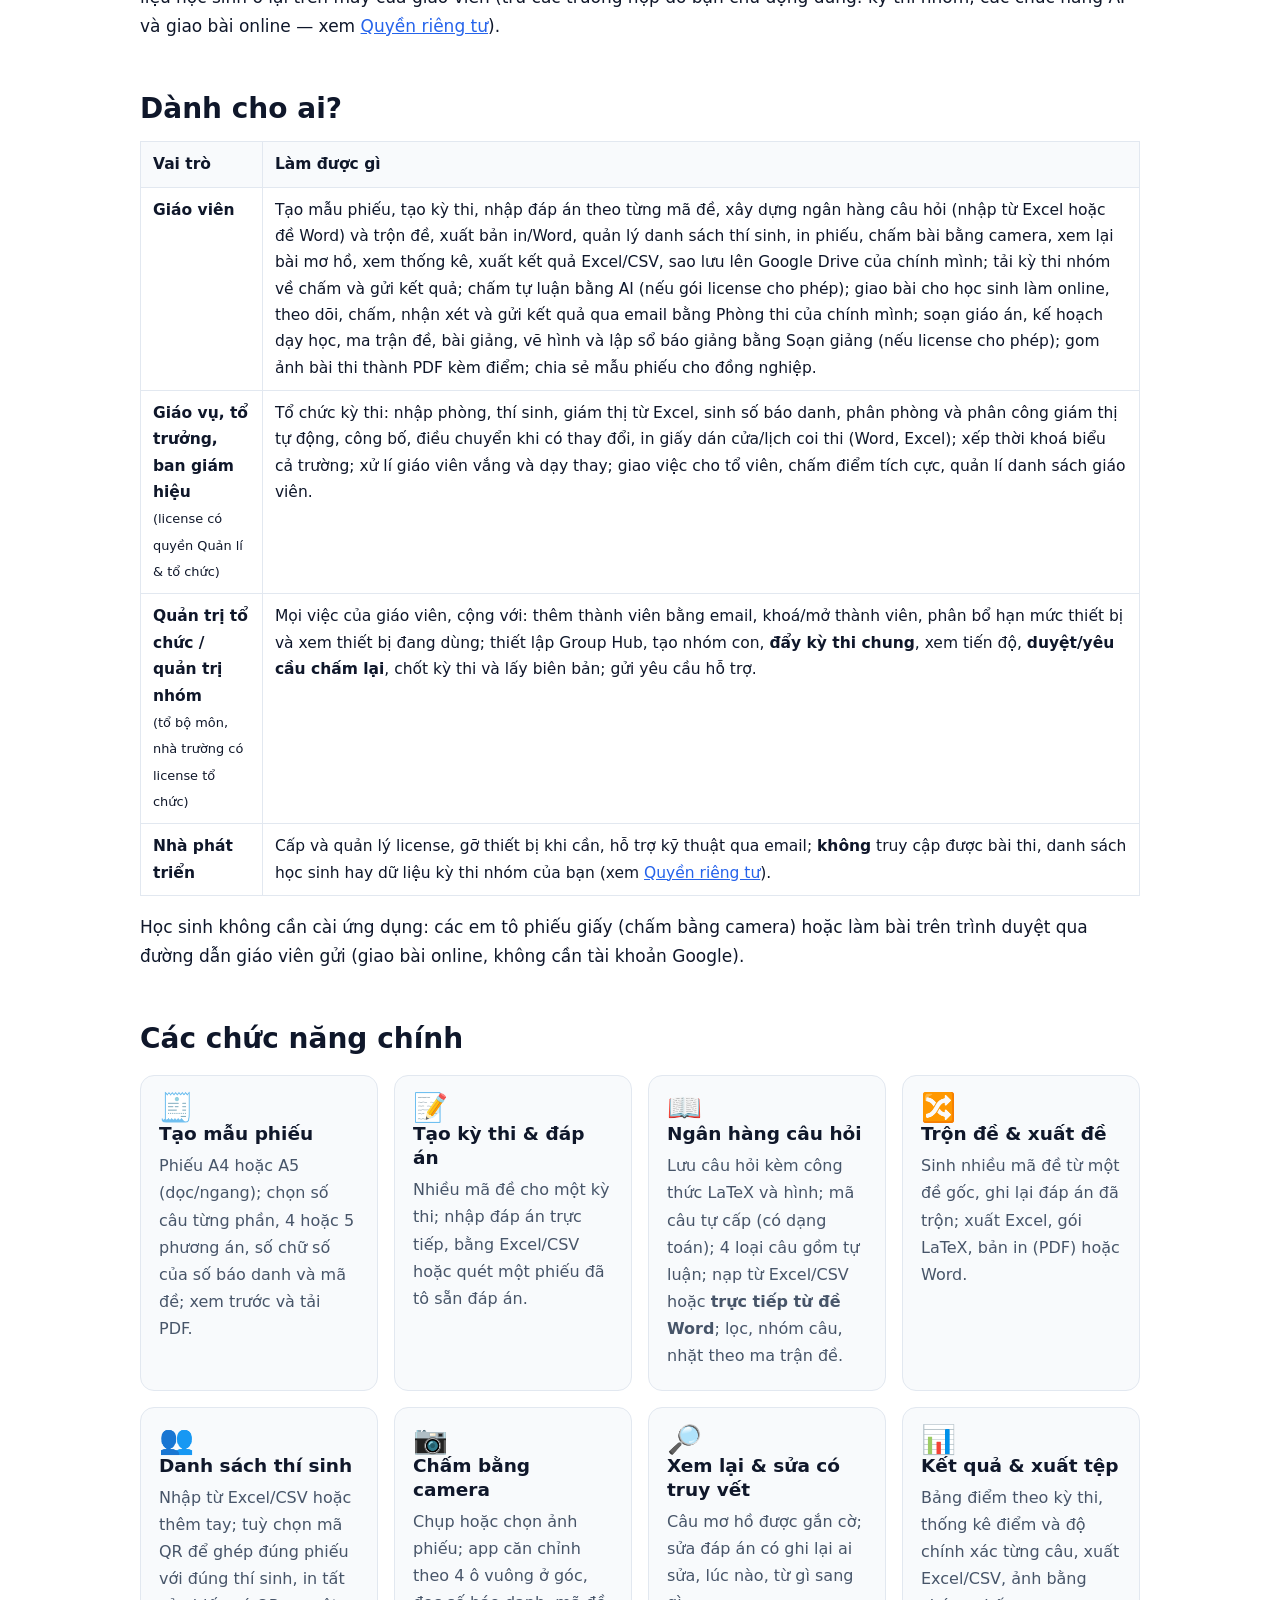
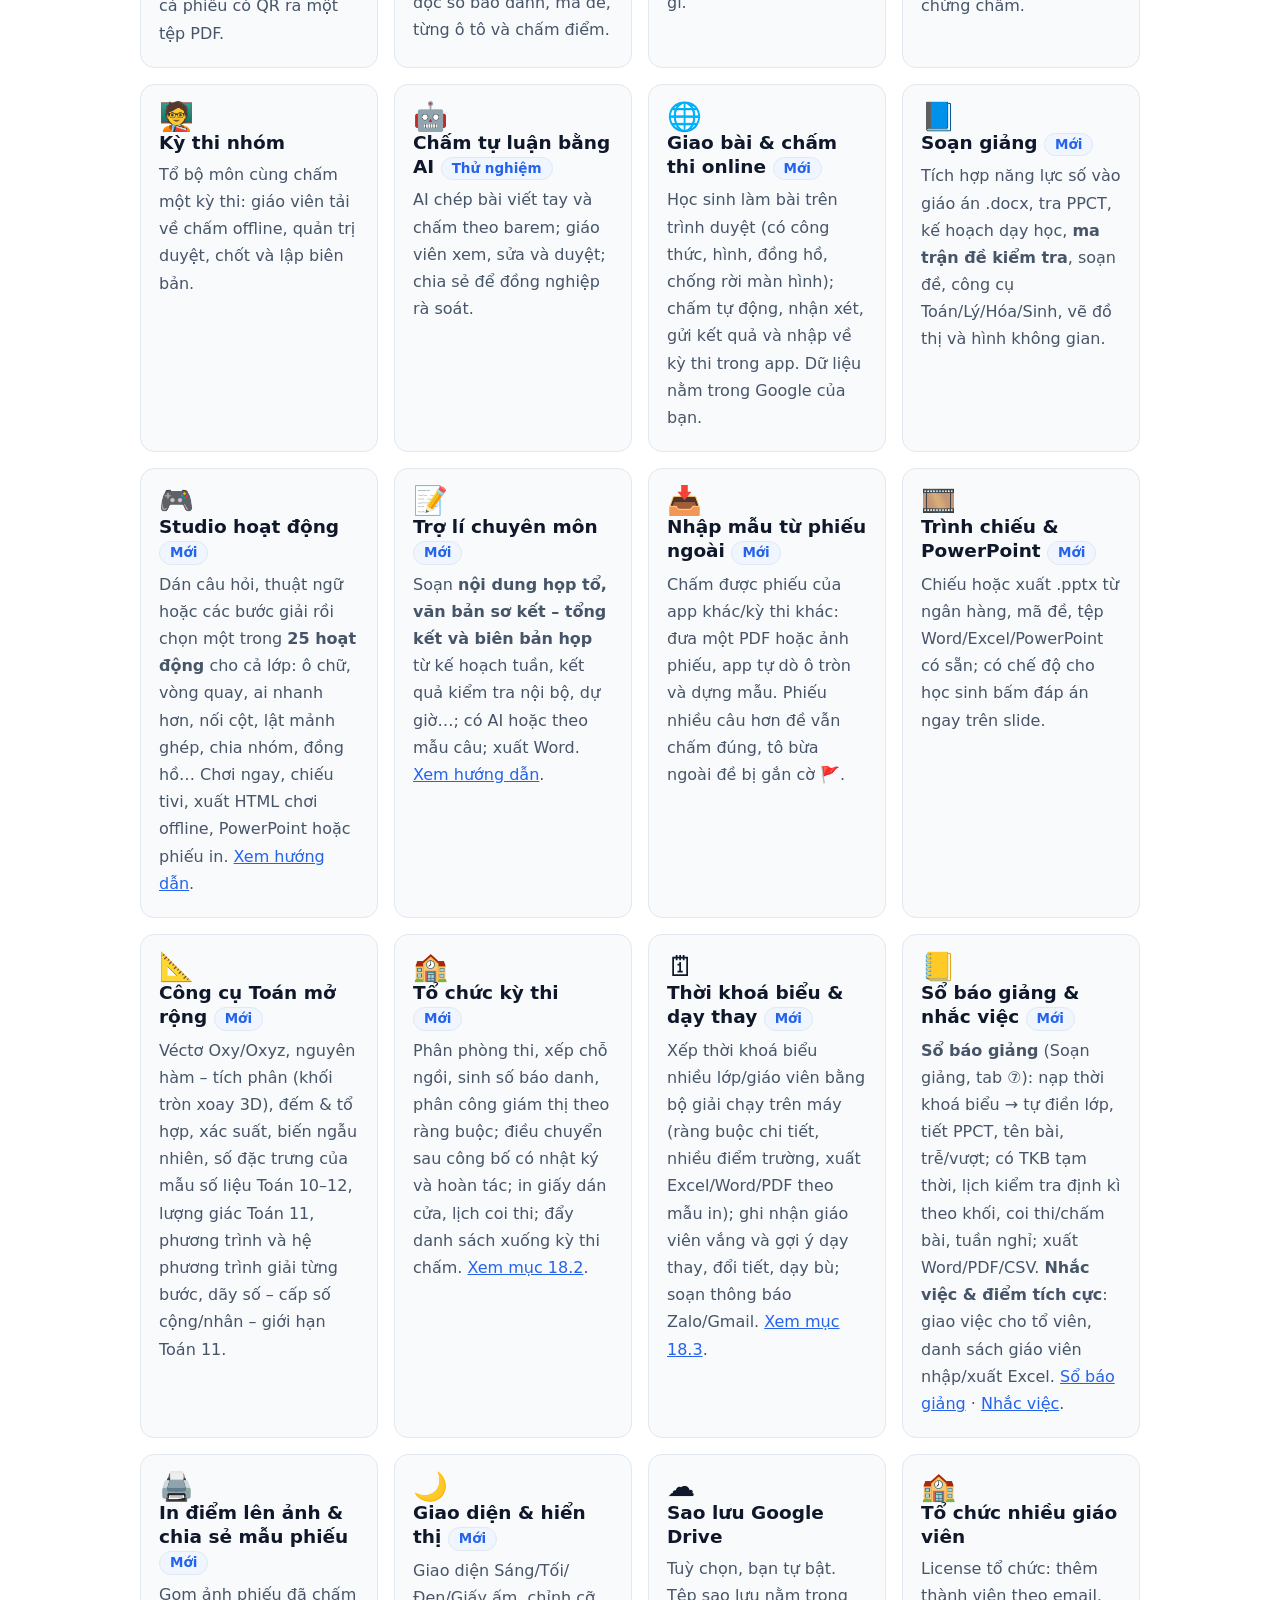
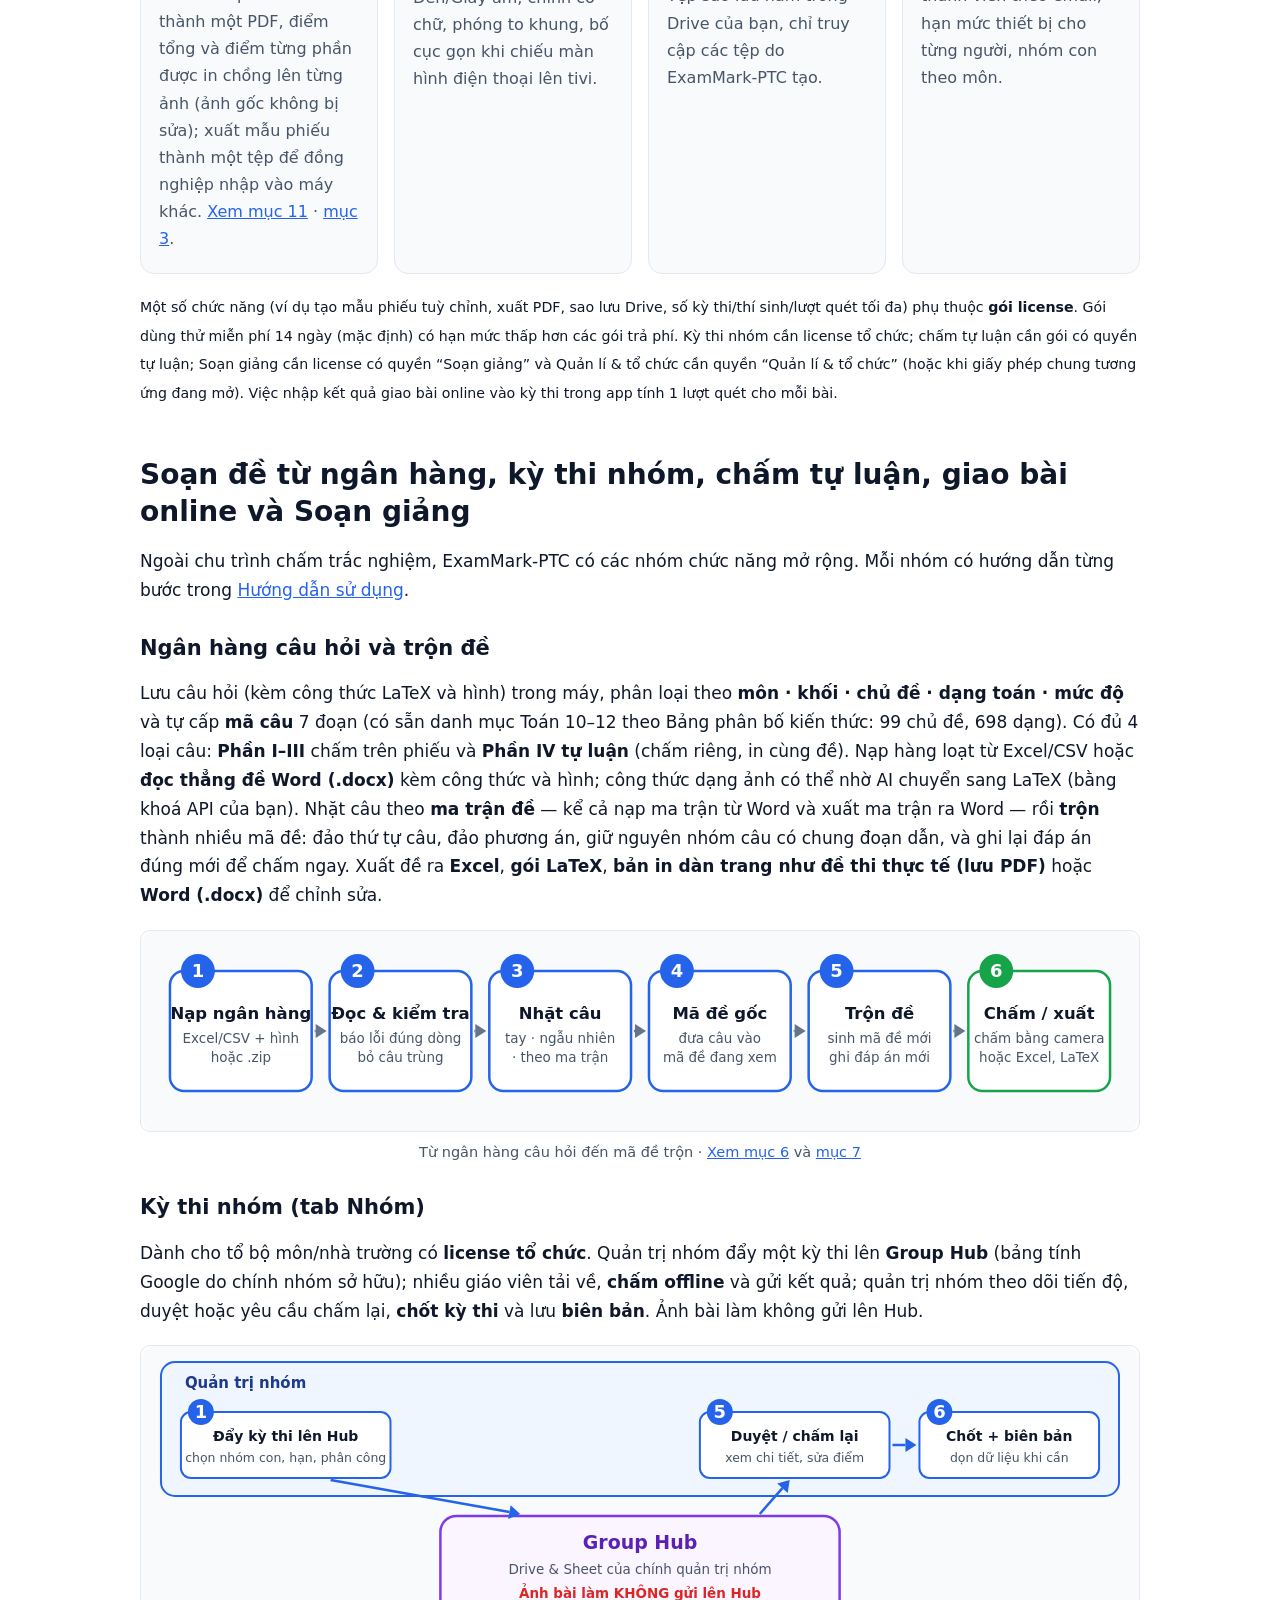
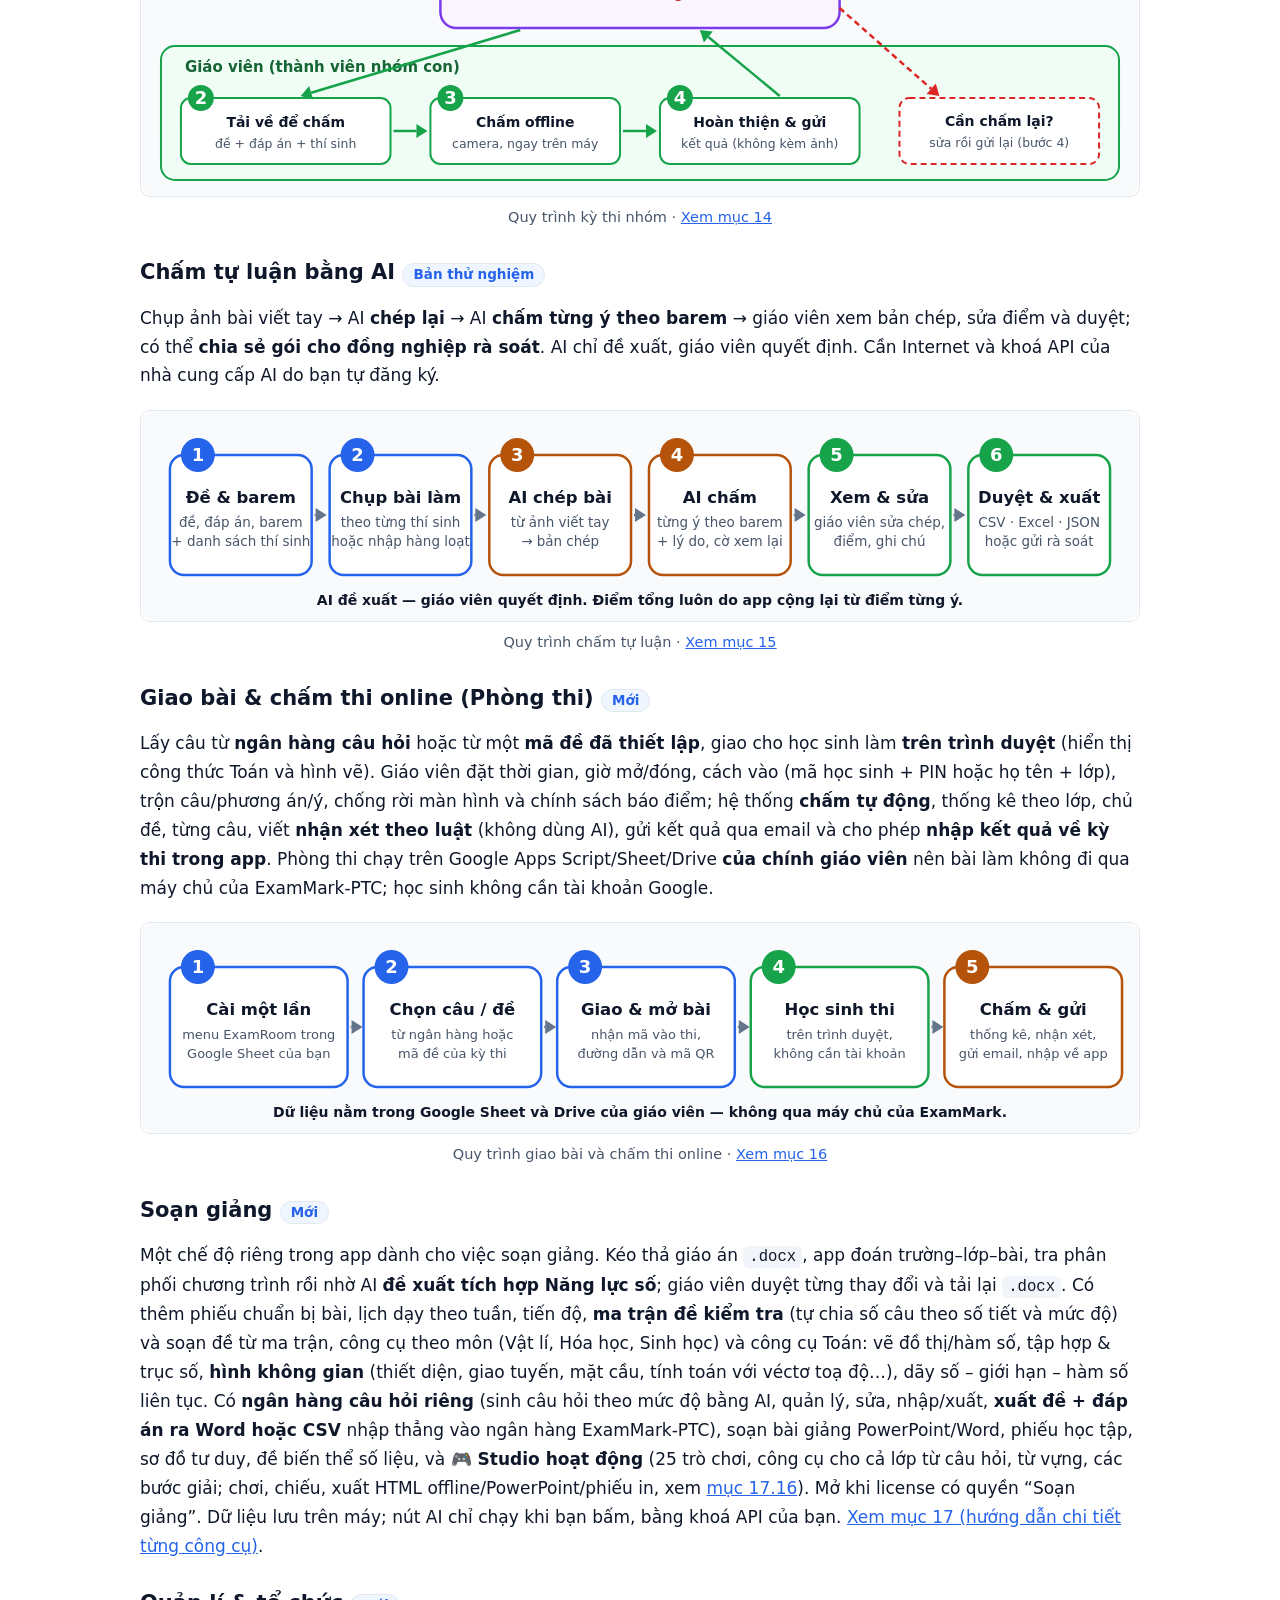
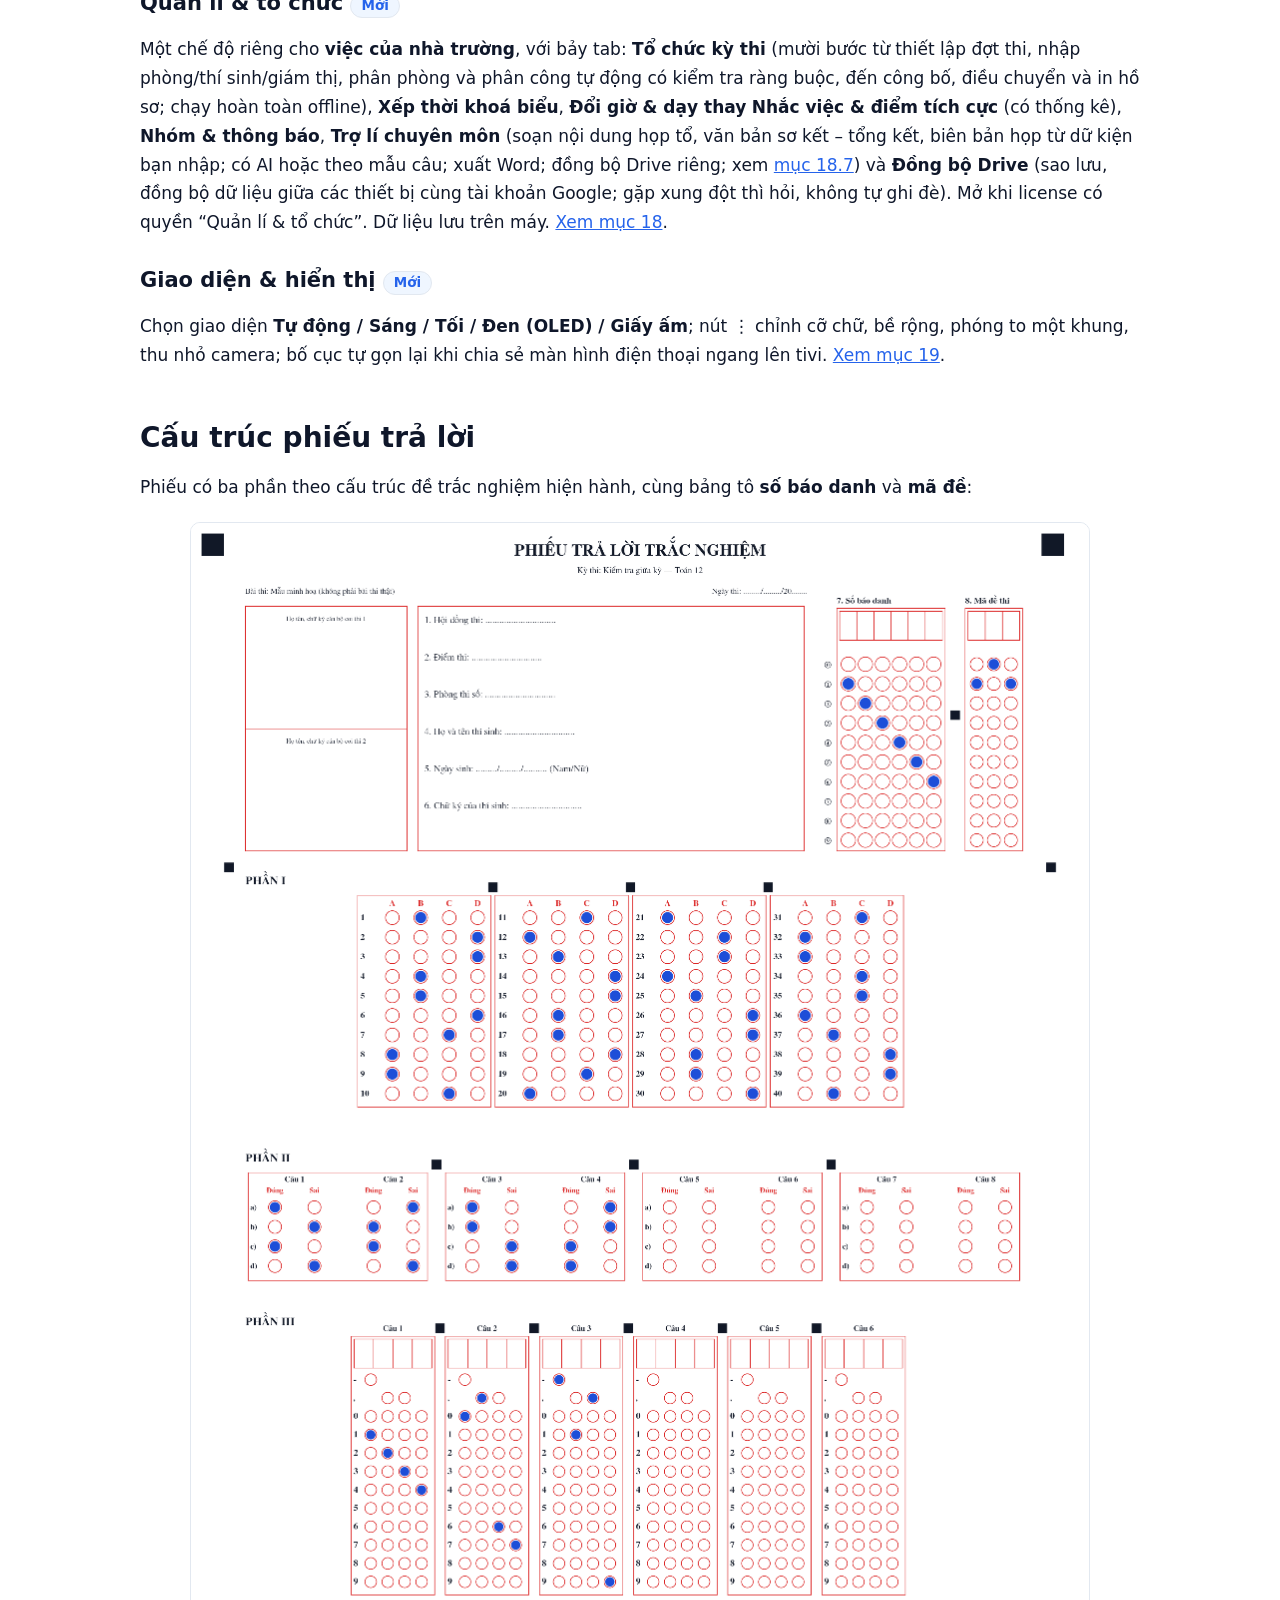
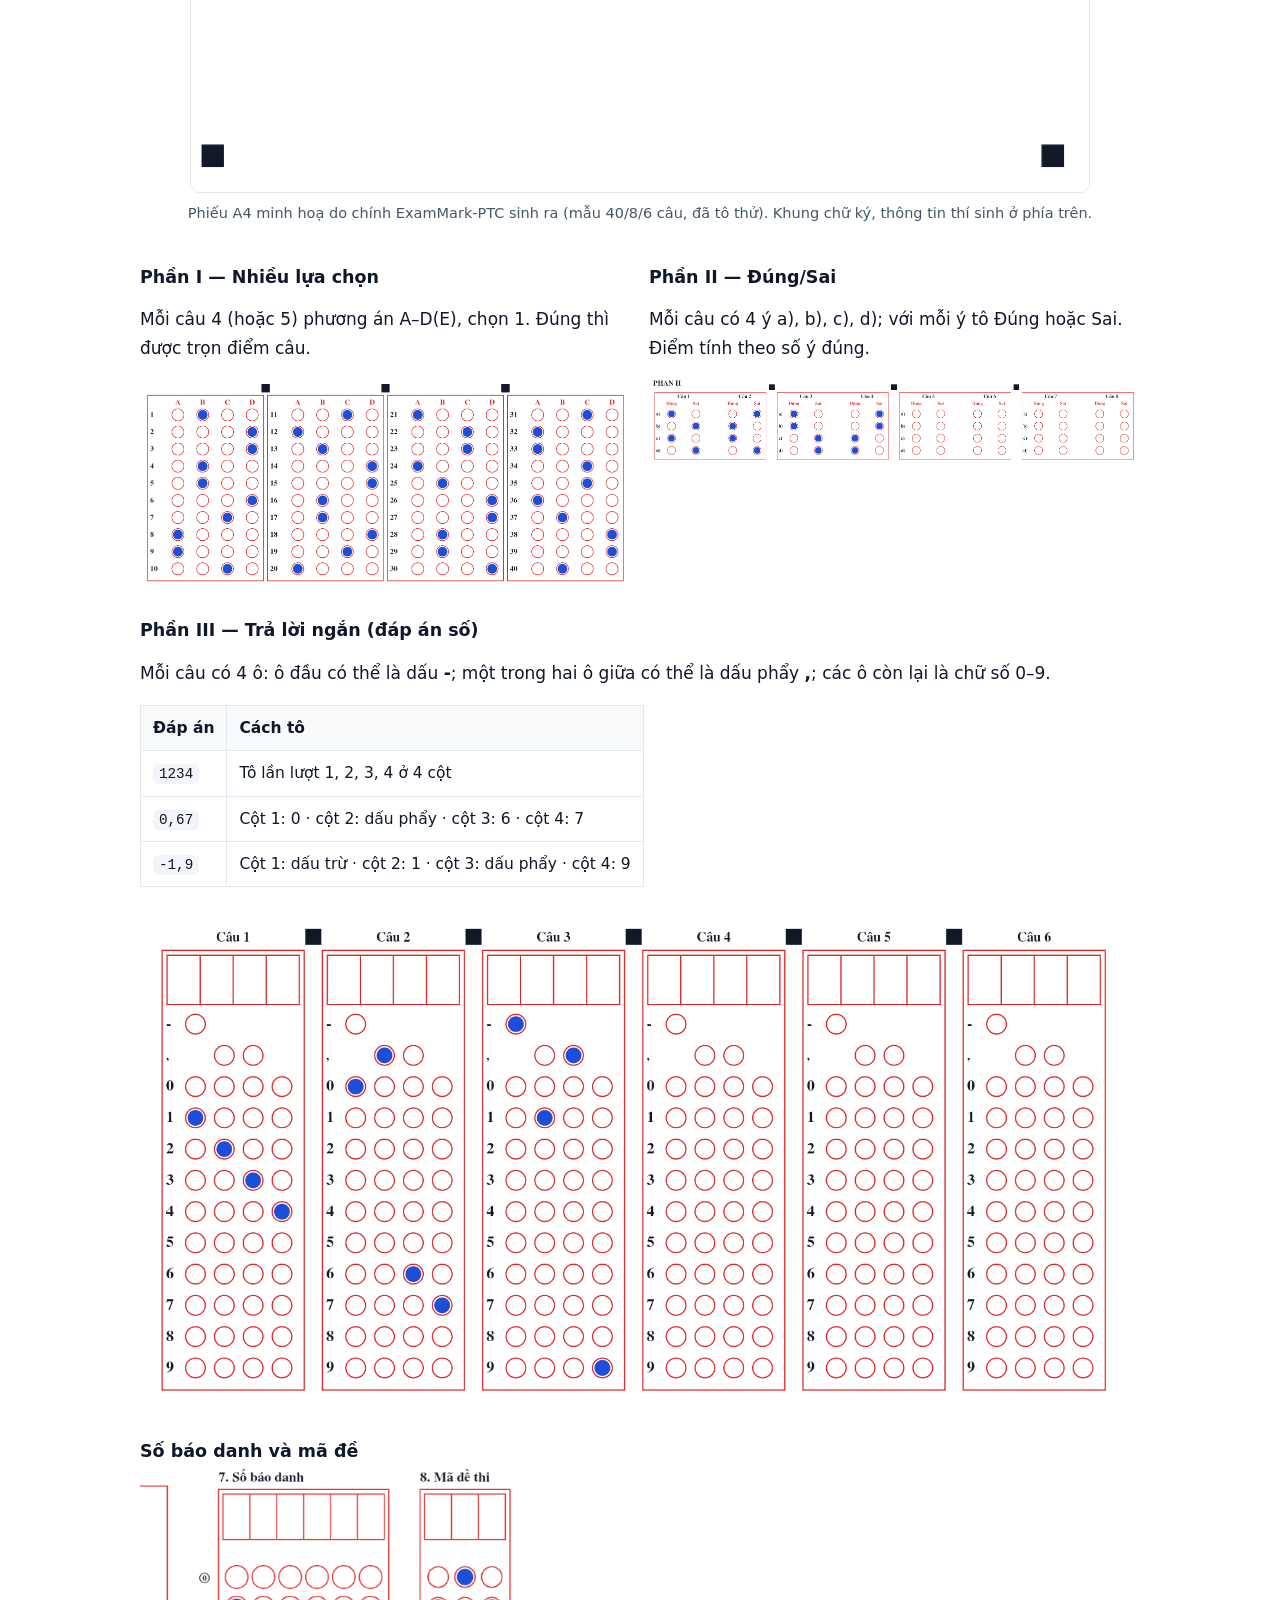
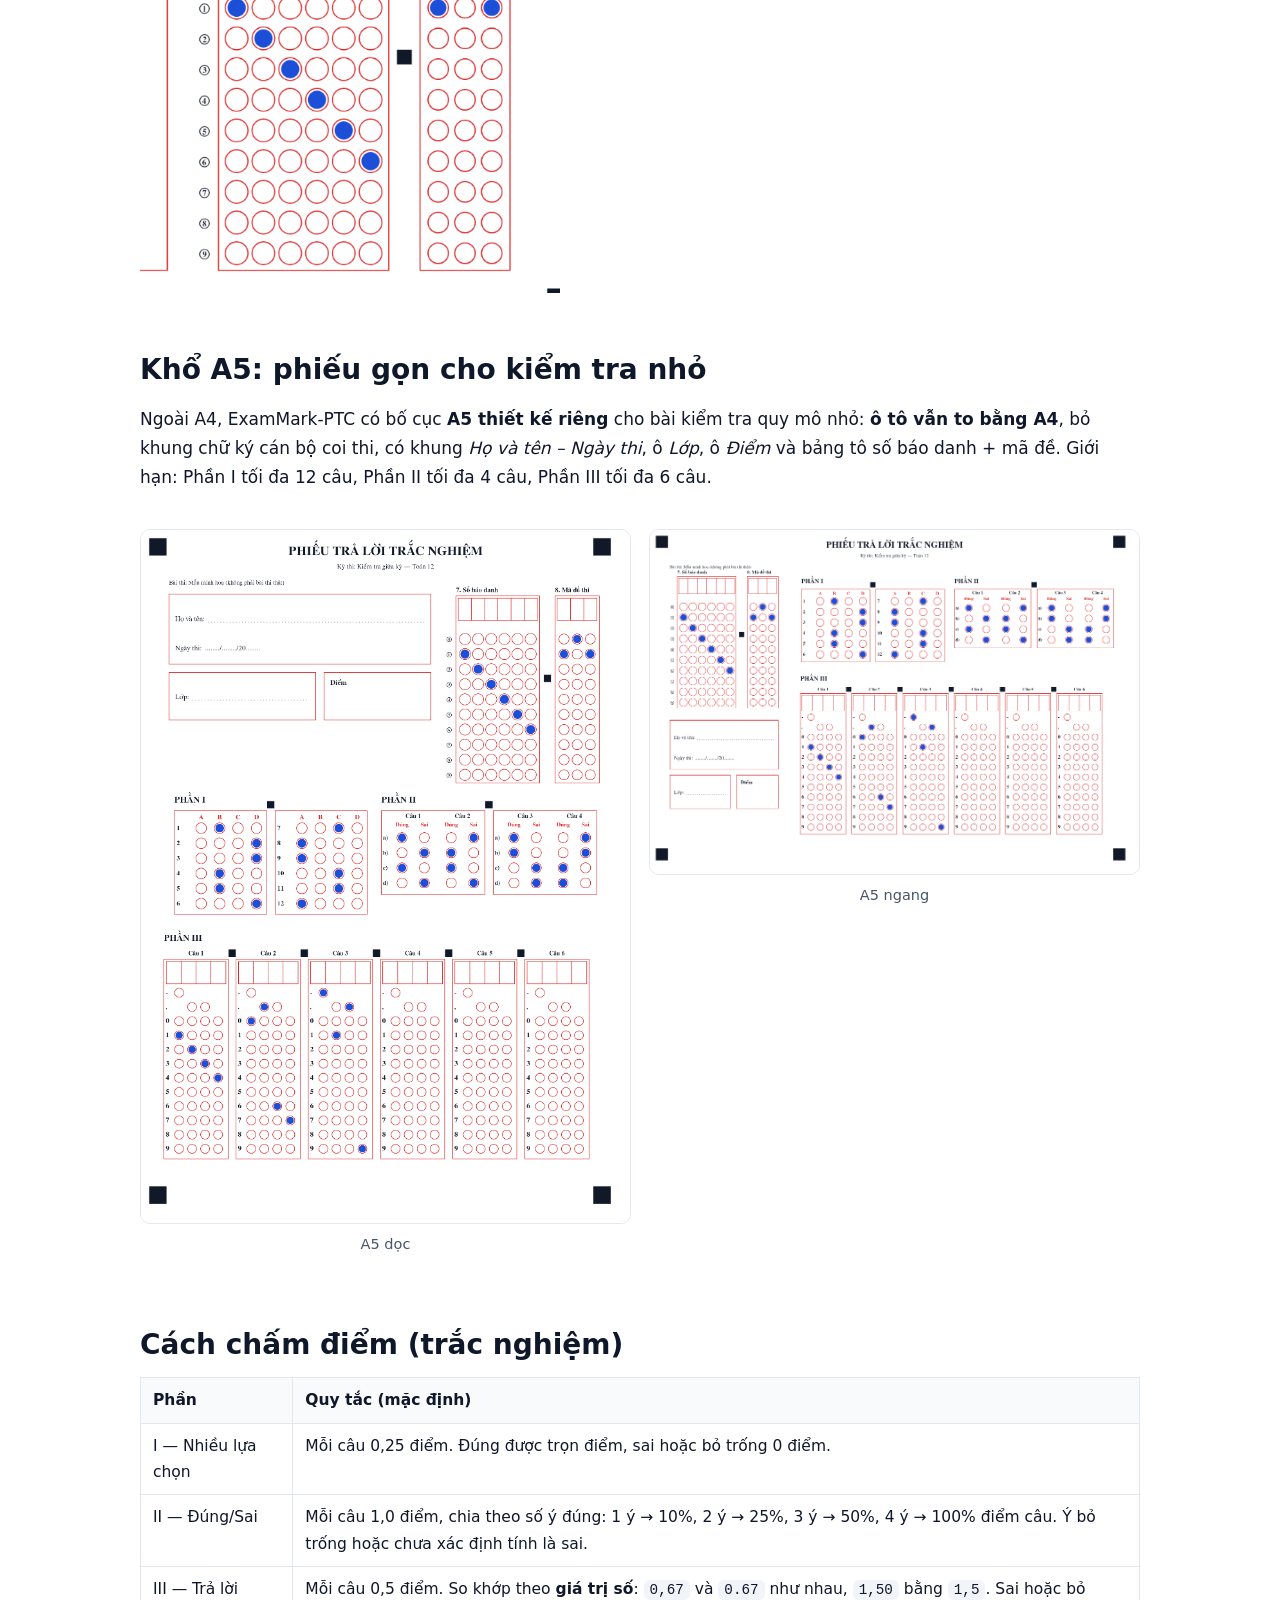
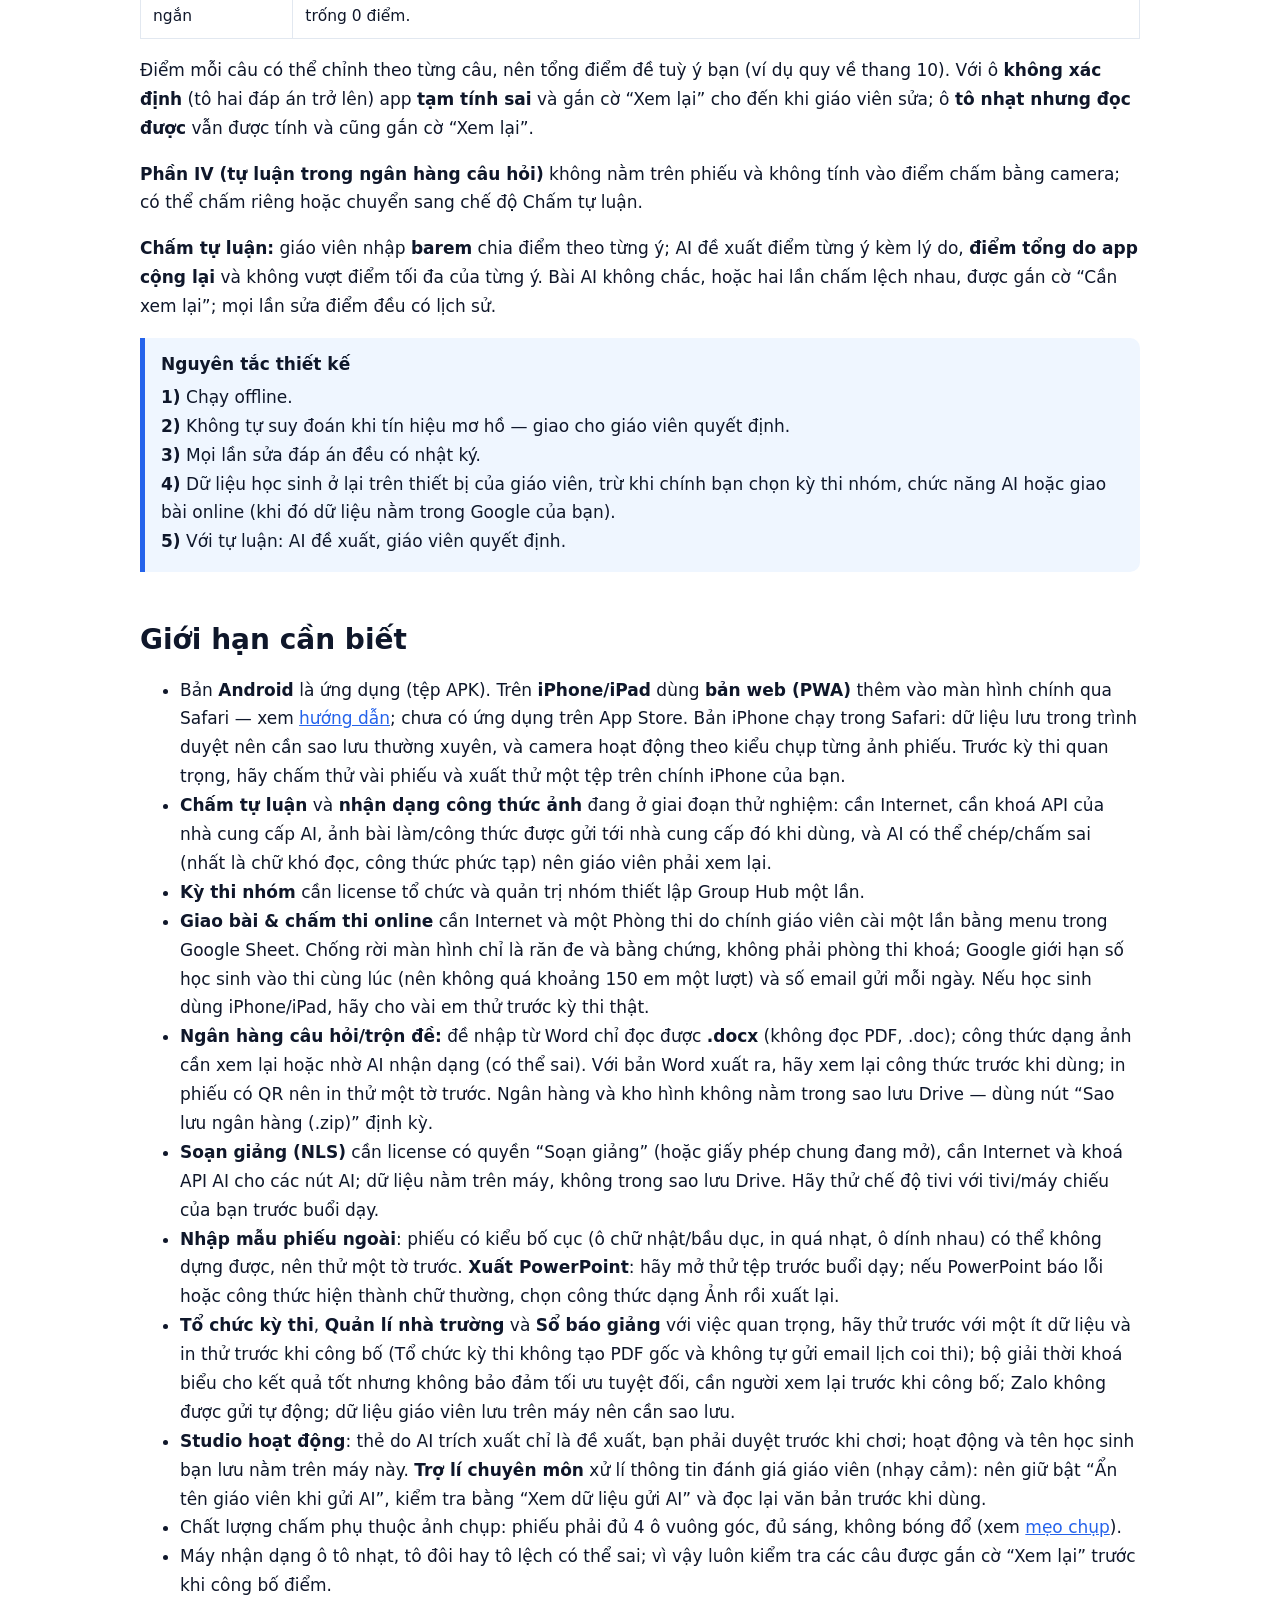
<file: gioi-thieu.html>
<!doctype html>
<html lang="vi">
<head>
<meta charset="utf-8">
<meta name="viewport" content="width=device-width,initial-scale=1">
<title>Giới thiệu ExamMark-PTC — chấm thi, ngân hàng câu hỏi, thi online, soạn giảng</title>
<meta name="description" content="ExamMark-PTC là gì: không chỉ chấm trắc nghiệm bằng camera mà còn chấm tự luận bằng AI, ngân hàng câu hỏi khoa học và gọn nhẹ, giao bài và thi online, công cụ soạn giáo án - tài liệu dạy học và trình chiếu trực quan lên tivi.">
<meta name="theme-color" content="#2563eb">
<link rel="icon" type="image/png" href="assets/img/favicon-64.png">
<link rel="stylesheet" href="assets/style.css">
</head>
<body>
<header class="top"><div class="wrap">
<a class="brand" href="index.html"><img src="assets/img/logo-192.png" alt="" width="34" height="34">ExamMark-PTC</a>
<nav class="main" aria-label="Điều hướng chính"><a href="index.html">Trang chủ &amp; tải về</a><a href="gioi-thieu.html" aria-current="page">Giới thiệu</a><a href="huong-dan.html">Hướng dẫn sử dụng</a><a href="tac-gia.html">Tác giả &amp; Ủng hộ ☕</a><a href="privacy.html">Quyền riêng tư</a></nav>
</div></header>

<main><div class="wrap">

<h1 style="margin-top:0">Giới thiệu ExamMark-PTC</h1>
<p class="lead">ExamMark-PTC là <b>bộ công cụ đa năng dành cho giáo viên</b>, chạy ngay trên điện thoại (Android APK; iPhone/iPad dùng bản web PWA) và phục vụ <b>cả vòng việc trong năm học</b>: <b>soạn</b> giáo án và tài liệu dạy học, <b>dạy</b> bằng slide và hình vẽ trực quan chiếu lên tivi, <b>ra đề</b> từ ngân hàng câu hỏi khoa học và gọn nhẹ, <b>chấm</b> trắc nghiệm bằng camera, chấm tự luận bằng AI hoặc cho học sinh <b>thi online</b>, và <b>quản lí</b> kỳ thi, thời khoá biểu, công việc của tổ chuyên môn. <b>Chấm trắc nghiệm chỉ là một phần</b> — và phần này làm việc offline: ảnh phiếu được nhận dạng và chấm ngay trên máy, không cần máy chủ riêng hay máy quét chuyên dụng.</p>
<figure class="fig"><img src="assets/img/da-nang.svg" alt="ExamMark-PTC phục vụ cả vòng việc của giáo viên: soạn giảng, dạy trên lớp, ra đề, chấm và thi, quản lí nhà trường" width="1000" height="330"><figcaption>Một ứng dụng — cả vòng việc của giáo viên</figcaption></figure>

<h2 id="sau-viec-lon" style="margin-top:22px">Bảy việc lớn trong một ứng dụng</h2>
<div class="pillars">
<div class="pillar"><div class="ic">📷</div><h3>Chấm trắc nghiệm bằng camera</h3><p>Phiếu 3 phần (nhiều lựa chọn, Đúng/Sai, trả lời ngắn), chấm ngay trên máy, <b>offline</b>; câu tô mơ hồ được gắn cờ để giáo viên quyết định. Hỗ trợ nhiều mã đề, mã QR cho từng thí sinh.</p></div>
<div class="pillar"><div class="ic">🤖</div><h3>Chấm tự luận bằng AI <span class="pill">Thử nghiệm</span></h3><p>AI chép bài viết tay, chấm theo barem từng ý; giáo viên xem ảnh, sửa điểm và duyệt. Hỗ trợ nhiều nhà cung cấp AI và nhiều khoá API.</p></div>
<div class="pillar"><div class="ic">📖</div><h3>Ngân hàng câu hỏi khoa học, gọn nhẹ</h3><p>Nạp từ Excel hoặc <b>đề Word</b> (có công thức, hình), phân loại chủ đề – dạng – mức độ, mã câu thống nhất, nhặt theo <b>ma trận</b>, trộn thành nhiều mã đề, xuất Word/PDF, sao lưu cả ngân hàng.</p></div>
<div class="pillar"><div class="ic">🌐</div><h3>Giao bài &amp; tổ chức thi online <span class="pill">Mới</span></h3><p>Học sinh làm bài trên trình duyệt (không cần tài khoản), chấm tự động, theo dõi trực tiếp, nhận xét và gửi kết quả qua email; dữ liệu nằm trong Google của chính giáo viên.</p></div>
<div class="pillar"><div class="ic">📘</div><h3>Soạn giáo án &amp; tài liệu dạy học <span class="pill">Mới</span></h3><p><b>Vô vàn công cụ</b>: giáo án tích hợp năng lực số, kế hoạch dạy học, phiếu học tập, bài giảng, sơ đồ tư duy, đề biến thể, ma trận đề; vẽ đồ thị, tập hợp, hình không gian; công cụ Lý – Hóa – Sinh; và <b>Studio hoạt động</b> — biến câu hỏi, từ vựng thành 25 trò chơi, công cụ cho cả lớp.</p></div>
<div class="pillar"><div class="ic">📺</div><h3>Trình chiếu trực quan trên tivi <span class="pill">Mới</span></h3><p><b>Chia sẻ trực tiếp màn hình điện thoại</b> lên tivi/máy chiếu: có <b>chế độ tivi</b> gọn nút, phóng to một khung, toàn màn hình khi vẽ hình, chỉnh cỡ chữ và giao diện sáng/tối để cả lớp nhìn rõ.</p></div>
<div class="pillar"><div class="ic">🏫</div><h3>Quản lí &amp; tổ chức nhà trường <span class="pill">Mới</span></h3><p><b>Tổ chức kỳ thi</b> (phân phòng, giám thị, in giấy dán cửa), <b>xếp thời khoá biểu</b>, <b>dạy thay</b>, <b>sổ báo giảng</b>, giao việc và chấm điểm tích cực cho tổ viên, <b>trợ lí chuyên môn</b> (soạn nội dung họp tổ, sơ kết, biên bản) và <b>đồng bộ Google Drive</b> giữa các thiết bị.</p></div>
</div>

<h3 id="trinh-chieu-bai-giang">🎞️ Trình chiếu &amp; xuất PowerPoint bài giảng <span class="pill">Mới</span></h3>
<p>Từ <b>câu hỏi</b> (ngân hàng, mã đề, câu AI soạn) hoặc <b>bài giảng lý thuyết</b> (Word, Markdown, PowerPoint, ZIP) app dựng slide để <b>chiếu ngay</b> hoặc <b>xuất .pptx</b> với công thức Equation sửa được. Slide câu hỏi không lộ đáp án; chế độ <b>có tương tác</b> cho học sinh bấm chọn A–D, Đúng/Sai, trả lời ngắn và báo đúng/sai tức thì. Có mẫu bài giảng và prompt để nhờ AI khác chuyển bài giảng đúng form. <a href="huong-dan.html#trinh-chieu">Xem mục 20</a>.</p>

<h3 id="tivi">📺 Trình chiếu trực quan trên tivi</h3>
<p>Điện thoại của bạn là “bảng” và “máy tính” cùng lúc: dùng tính năng <b>chia sẻ/cast màn hình</b> của điện thoại hoặc tivi (Chromecast, Miracast, AirPlay…) để chiếu lên tivi hay máy chiếu, ExamMark-PTC lo phần hiển thị cho cả lớp nhìn rõ:</p>
<ul>
<li><b>Chế độ tivi</b>: khi màn hình nằm ngang và thấp, app tự thu gọn bố cục, ẩn thanh tiêu đề, thu nhỏ các nút (menu ⋮ → <span class="ui">📺 Chế độ tivi</span>: Tự động / Bật / Tắt).</li>
<li><b>Phóng to một khung</b> (🔍) và <b>toàn màn hình</b>: đồ thị, bảng biến thiên, hình không gian, khối tròn xoay… phủ gần trọn màn hình, nét và chữ tự to theo màn hình; có nút <b>A−/A+</b> chỉnh thêm.</li>
<li><b>Giao diện sáng/tối</b> (nhiều kiểu), chỉnh cỡ chữ và bề rộng nội dung để dạy phòng sáng hay tối đều dễ đọc.</li>
<li>Tự vẽ ngay tại lớp: <b>đồ thị hàm số, tập hợp &amp; trục số, hình không gian, véctơ</b>, công cụ Lý – Hóa – Sinh; xoay hình khối bằng cảm ứng.</li>
</ul>
<div class="callout"><b class="t">Lưu ý</b><p>Việc chia sẻ màn hình do điện thoại/tivi của bạn thực hiện; ExamMark-PTC tối ưu hiển thị. Hãy <b>thử chiếu trước buổi dạy</b> với tivi/máy chiếu của bạn. Xem <a href="huong-dan.html#hien-thi">hướng dẫn mục 19</a>.</p></div>


<figure class="fig"><img src="assets/img/flow.svg" alt="Quy trình 5 bước: tạo mẫu phiếu, tạo kỳ thi, in phiếu, chấm bằng camera, xem lại và xuất kết quả" width="1000" height="190"><figcaption>Quy trình làm việc của một kỳ thi</figcaption></figure>

<h2>Ứng dụng giải quyết vấn đề gì?</h2>
<ul>
<li>Chấm tay bài trắc nghiệm nhiều câu, nhiều mã đề rất tốn thời gian và dễ nhầm.</li>
<li>Máy chấm chuyên dụng đắt, cần phiếu in sẵn và thường chỉ có ở trường lớn.</li>
<li>Phần mềm chấm qua mạng đòi hỏi tải ảnh bài thi của học sinh lên máy chủ.</li>
<li>Soạn giáo án, tài liệu, đề kiểm tra, ngân hàng câu hỏi bằng nhiều công cụ rời rạc; minh hoạ bài giảng (đồ thị, hình không gian) mất nhiều công vẽ.</li>
</ul>
<p>ExamMark-PTC dùng chính điện thoại của giáo viên làm “máy quét”, phiếu in được từ máy in thông thường, và dữ liệu học sinh ở lại trên máy của giáo viên (trừ các trường hợp do bạn chủ động dùng: kỳ thi nhóm, các chức năng AI và giao bài online — xem <a href="privacy.html">Quyền riêng tư</a>).</p>

<h2>Dành cho ai?</h2>
<table class="tbl">
<tr><th>Vai trò</th><th>Làm được gì</th></tr>
<tr><td><b>Giáo viên</b></td><td>Tạo mẫu phiếu, tạo kỳ thi, nhập đáp án theo từng mã đề, xây dựng ngân hàng câu hỏi (nhập từ Excel hoặc đề Word) và trộn đề, xuất bản in/Word, quản lý danh sách thí sinh, in phiếu, chấm bài bằng camera, xem lại bài mơ hồ, xem thống kê, xuất kết quả Excel/CSV, sao lưu lên Google Drive của chính mình; tải kỳ thi nhóm về chấm và gửi kết quả; chấm tự luận bằng AI (nếu gói license cho phép); giao bài cho học sinh làm online, theo dõi, chấm, nhận xét và gửi kết quả qua email bằng Phòng thi của chính mình; soạn giáo án, kế hoạch dạy học, ma trận đề, bài giảng, vẽ hình và lập sổ báo giảng bằng Soạn giảng (nếu license cho phép); gom ảnh bài thi thành PDF kèm điểm; chia sẻ mẫu phiếu cho đồng nghiệp.</td></tr>
<tr><td><b>Giáo vụ, tổ trưởng, ban giám hiệu</b><br><small>(license có quyền Quản lí &amp; tổ chức)</small></td><td>Tổ chức kỳ thi: nhập phòng, thí sinh, giám thị từ Excel, sinh số báo danh, phân phòng và phân công giám thị tự động, công bố, điều chuyển khi có thay đổi, in giấy dán cửa/lịch coi thi (Word, Excel); xếp thời khoá biểu cả trường; xử lí giáo viên vắng và dạy thay; giao việc cho tổ viên, chấm điểm tích cực, quản lí danh sách giáo viên.</td></tr>
<tr><td><b>Quản trị tổ chức / quản trị nhóm</b><br><small>(tổ bộ môn, nhà trường có license tổ chức)</small></td><td>Mọi việc của giáo viên, cộng với: thêm thành viên bằng email, khoá/mở thành viên, phân bổ hạn mức thiết bị và xem thiết bị đang dùng; thiết lập Group Hub, tạo nhóm con, <b>đẩy kỳ thi chung</b>, xem tiến độ, <b>duyệt/yêu cầu chấm lại</b>, chốt kỳ thi và lấy biên bản; gửi yêu cầu hỗ trợ.</td></tr>
<tr><td><b>Nhà phát triển</b></td><td>Cấp và quản lý license, gỡ thiết bị khi cần, hỗ trợ kỹ thuật qua email; <b>không</b> truy cập được bài thi, danh sách học sinh hay dữ liệu kỳ thi nhóm của bạn (xem <a href="privacy.html">Quyền riêng tư</a>).</td></tr>
</table>
<p>Học sinh không cần cài ứng dụng: các em tô phiếu giấy (chấm bằng camera) hoặc làm bài trên trình duyệt qua đường dẫn giáo viên gửi (giao bài online, không cần tài khoản Google).</p>

<h2>Các chức năng chính</h2>
<div class="grid">
<div class="card"><div class="ic">🧾</div><h3>Tạo mẫu phiếu</h3><p>Phiếu A4 hoặc A5 (dọc/ngang); chọn số câu từng phần, 4 hoặc 5 phương án, số chữ số của số báo danh và mã đề; xem trước và tải PDF.</p></div>
<div class="card"><div class="ic">📝</div><h3>Tạo kỳ thi &amp; đáp án</h3><p>Nhiều mã đề cho một kỳ thi; nhập đáp án trực tiếp, bằng Excel/CSV hoặc quét một phiếu đã tô sẵn đáp án.</p></div>
<div class="card"><div class="ic">📖</div><h3>Ngân hàng câu hỏi</h3><p>Lưu câu hỏi kèm công thức LaTeX và hình; mã câu tự cấp (có dạng toán); 4 loại câu gồm tự luận; nạp từ Excel/CSV hoặc <b>trực tiếp từ đề Word</b>; lọc, nhóm câu, nhặt theo ma trận đề.</p></div>
<div class="card"><div class="ic">🔀</div><h3>Trộn đề &amp; xuất đề</h3><p>Sinh nhiều mã đề từ một đề gốc, ghi lại đáp án đã trộn; xuất Excel, gói LaTeX, bản in (PDF) hoặc Word.</p></div>
<div class="card"><div class="ic">👥</div><h3>Danh sách thí sinh</h3><p>Nhập từ Excel/CSV hoặc thêm tay; tuỳ chọn mã QR để ghép đúng phiếu với đúng thí sinh, in tất cả phiếu có QR ra một tệp PDF.</p></div>
<div class="card"><div class="ic">📷</div><h3>Chấm bằng camera</h3><p>Chụp hoặc chọn ảnh phiếu; app căn chỉnh theo 4 ô vuông ở góc, đọc số báo danh, mã đề, từng ô tô và chấm điểm.</p></div>
<div class="card"><div class="ic">🔎</div><h3>Xem lại &amp; sửa có truy vết</h3><p>Câu mơ hồ được gắn cờ; sửa đáp án có ghi lại ai sửa, lúc nào, từ gì sang gì.</p></div>
<div class="card"><div class="ic">📊</div><h3>Kết quả &amp; xuất tệp</h3><p>Bảng điểm theo kỳ thi, thống kê điểm và độ chính xác từng câu, xuất Excel/CSV, ảnh bằng chứng chấm.</p></div>
<div class="card"><div class="ic">🧑‍🏫</div><h3>Kỳ thi nhóm</h3><p>Tổ bộ môn cùng chấm một kỳ thi: giáo viên tải về chấm offline, quản trị duyệt, chốt và lập biên bản.</p></div>
<div class="card"><div class="ic">🤖</div><h3>Chấm tự luận bằng AI <span class="pill">Thử nghiệm</span></h3><p>AI chép bài viết tay và chấm theo barem; giáo viên xem, sửa và duyệt; chia sẻ để đồng nghiệp rà soát.</p></div>
<div class="card"><div class="ic">🌐</div><h3>Giao bài &amp; chấm thi online <span class="pill">Mới</span></h3><p>Học sinh làm bài trên trình duyệt (có công thức, hình, đồng hồ, chống rời màn hình); chấm tự động, nhận xét, gửi kết quả và nhập về kỳ thi trong app. Dữ liệu nằm trong Google của bạn.</p></div>
<div class="card"><div class="ic">📘</div><h3>Soạn giảng <span class="pill">Mới</span></h3><p>Tích hợp năng lực số vào giáo án .docx, tra PPCT, kế hoạch dạy học, <b>ma trận đề kiểm tra</b>, soạn đề, công cụ Toán/Lý/Hóa/Sinh, vẽ đồ thị và hình không gian.</p></div>
<div class="card"><div class="ic">🎮</div><h3>Studio hoạt động <span class="pill">Mới</span></h3><p>Dán câu hỏi, thuật ngữ hoặc các bước giải rồi chọn một trong <b>25 hoạt động</b> cho cả lớp: ô chữ, vòng quay, ai nhanh hơn, nối cột, lật mảnh ghép, chia nhóm, đồng hồ… Chơi ngay, chiếu tivi, xuất HTML chơi offline, PowerPoint hoặc phiếu in. <a href="huong-dan.html#nls-studio">Xem hướng dẫn</a>.</p></div>
<div class="card"><div class="ic">📝</div><h3>Trợ lí chuyên môn <span class="pill">Mới</span></h3><p>Soạn <b>nội dung họp tổ, văn bản sơ kết – tổng kết và biên bản họp</b> từ kế hoạch tuần, kết quả kiểm tra nội bộ, dự giờ…; có AI hoặc theo mẫu câu; xuất Word. <a href="huong-dan.html#ql-troli">Xem hướng dẫn</a>.</p></div>
<div class="card"><div class="ic">📥</div><h3>Nhập mẫu từ phiếu ngoài <span class="pill">Mới</span></h3><p>Chấm được phiếu của app khác/kỳ thi khác: đưa một PDF hoặc ảnh phiếu, app tự dò ô tròn và dựng mẫu. Phiếu nhiều câu hơn đề vẫn chấm đúng, tô bừa ngoài đề bị gắn cờ 🚩.</p></div>
<div class="card"><div class="ic">🎞️</div><h3>Trình chiếu &amp; PowerPoint <span class="pill">Mới</span></h3><p>Chiếu hoặc xuất .pptx từ ngân hàng, mã đề, tệp Word/Excel/PowerPoint có sẵn; có chế độ cho học sinh bấm đáp án ngay trên slide.</p></div>
<div class="card"><div class="ic">📐</div><h3>Công cụ Toán mở rộng <span class="pill">Mới</span></h3><p>Véctơ Oxy/Oxyz, nguyên hàm – tích phân (khối tròn xoay 3D), đếm &amp; tổ hợp, xác suất, biến ngẫu nhiên, số đặc trưng của mẫu số liệu Toán 10–12, lượng giác Toán 11, phương trình và hệ phương trình giải từng bước, dãy số – cấp số cộng/nhân – giới hạn Toán 11.</p></div>
<div class="card"><div class="ic">🏫</div><h3>Tổ chức kỳ thi <span class="pill">Mới</span></h3><p>Phân phòng thi, xếp chỗ ngồi, sinh số báo danh, phân công giám thị theo ràng buộc; điều chuyển sau công bố có nhật ký và hoàn tác; in giấy dán cửa, lịch coi thi; đẩy danh sách xuống kỳ thi chấm. <a href="huong-dan.html#ql-to-chuc-ky-thi">Xem mục 18.2</a>.</p></div>
<div class="card"><div class="ic">🗓</div><h3>Thời khoá biểu &amp; dạy thay <span class="pill">Mới</span></h3><p>Xếp thời khoá biểu nhiều lớp/giáo viên bằng bộ giải chạy trên máy (ràng buộc chi tiết, nhiều điểm trường, xuất Excel/Word/PDF theo mẫu in); ghi nhận giáo viên vắng và gợi ý dạy thay, đổi tiết, dạy bù; soạn thông báo Zalo/Gmail. <a href="huong-dan.html#ql-tkb">Xem mục 18.3</a>.</p></div>
<div class="card"><div class="ic">📒</div><h3>Sổ báo giảng &amp; nhắc việc <span class="pill">Mới</span></h3><p><b>Sổ báo giảng</b> (Soạn giảng, tab ⑦): nạp thời khoá biểu → tự điền lớp, tiết PPCT, tên bài, trễ/vượt; có TKB tạm thời, lịch kiểm tra định kì theo khối, coi thi/chấm bài, tuần nghỉ; xuất Word/PDF/CSV. <b>Nhắc việc &amp; điểm tích cực</b>: giao việc cho tổ viên, danh sách giáo viên nhập/xuất Excel. <a href="huong-dan.html#nls-bg-so">Sổ báo giảng</a> · <a href="huong-dan.html#ql-nhac-viec">Nhắc việc</a>.</p></div>
<div class="card"><div class="ic">🖨️</div><h3>In điểm lên ảnh &amp; chia sẻ mẫu phiếu <span class="pill">Mới</span></h3><p>Gom ảnh phiếu đã chấm thành một PDF, điểm tổng và điểm từng phần được in chồng lên từng ảnh (ảnh gốc không bị sửa); xuất mẫu phiếu thành một tệp để đồng nghiệp nhập vào máy khác. <a href="huong-dan.html#gom-pdf">Xem mục 11</a> · <a href="huong-dan.html#chia-se-mau">mục 3</a>.</p></div>
<div class="card"><div class="ic">🌙</div><h3>Giao diện &amp; hiển thị <span class="pill">Mới</span></h3><p>Giao diện Sáng/Tối/Đen/Giấy ấm, chỉnh cỡ chữ, phóng to khung, bố cục gọn khi chiếu màn hình điện thoại lên tivi.</p></div>
<div class="card"><div class="ic">☁️</div><h3>Sao lưu Google Drive</h3><p>Tuỳ chọn, bạn tự bật. Tệp sao lưu nằm trong Drive của bạn, chỉ truy cập các tệp do ExamMark-PTC tạo.</p></div>
<div class="card"><div class="ic">🏫</div><h3>Tổ chức nhiều giáo viên</h3><p>License tổ chức: thêm thành viên theo email, hạn mức thiết bị cho từng người, nhóm con theo môn.</p></div>
</div>
<p><small>Một số chức năng (ví dụ tạo mẫu phiếu tuỳ chỉnh, xuất PDF, sao lưu Drive, số kỳ thi/thí sinh/lượt quét tối đa) phụ thuộc <b>gói license</b>. Gói dùng thử miễn phí 14 ngày (mặc định) có hạn mức thấp hơn các gói trả phí. Kỳ thi nhóm cần license tổ chức; chấm tự luận cần gói có quyền tự luận; Soạn giảng cần license có quyền “Soạn giảng” và Quản lí &amp; tổ chức cần quyền “Quản lí &amp; tổ chức” (hoặc khi giấy phép chung tương ứng đang mở). Việc nhập kết quả giao bài online vào kỳ thi trong app tính 1 lượt quét cho mỗi bài.</small></p>

<h2>Soạn đề từ ngân hàng, kỳ thi nhóm, chấm tự luận, giao bài online và Soạn giảng</h2>
<p>Ngoài chu trình chấm trắc nghiệm, ExamMark-PTC có các nhóm chức năng mở rộng. Mỗi nhóm có hướng dẫn từng bước trong <a href="huong-dan.html">Hướng dẫn sử dụng</a>.</p>

<h3>Ngân hàng câu hỏi và trộn đề</h3>
<p>Lưu câu hỏi (kèm công thức LaTeX và hình) trong máy, phân loại theo <b>môn · khối · chủ đề · dạng toán · mức độ</b> và tự cấp <b>mã câu</b> 7 đoạn (có sẵn danh mục Toán 10–12 theo Bảng phân bố kiến thức: 99 chủ đề, 698 dạng). Có đủ 4 loại câu: <b>Phần I–III</b> chấm trên phiếu và <b>Phần IV tự luận</b> (chấm riêng, in cùng đề). Nạp hàng loạt từ Excel/CSV hoặc <b>đọc thẳng đề Word (.docx)</b> kèm công thức và hình; công thức dạng ảnh có thể nhờ AI chuyển sang LaTeX (bằng khoá API của bạn). Nhặt câu theo <b>ma trận đề</b> — kể cả nạp ma trận từ Word và xuất ma trận ra Word — rồi <b>trộn</b> thành nhiều mã đề: đảo thứ tự câu, đảo phương án, giữ nguyên nhóm câu có chung đoạn dẫn, và ghi lại đáp án đúng mới để chấm ngay. Xuất đề ra <b>Excel</b>, <b>gói LaTeX</b>, <b>bản in dàn trang như đề thi thực tế (lưu PDF)</b> hoặc <b>Word (.docx)</b> để chỉnh sửa.</p>
<figure class="fig"><img src="assets/img/flow-soan-de.svg" alt="Quy trình từ ngân hàng câu hỏi đến mã đề trộn và chấm hoặc xuất" width="1000" height="200" loading="lazy"><figcaption>Từ ngân hàng câu hỏi đến mã đề trộn · <a href="huong-dan.html#ngan-hang">Xem mục 6</a> và <a href="huong-dan.html#tron-de">mục 7</a></figcaption></figure>

<h3>Kỳ thi nhóm (tab Nhóm)</h3>
<p>Dành cho tổ bộ môn/nhà trường có <b>license tổ chức</b>. Quản trị nhóm đẩy một kỳ thi lên <b>Group Hub</b> (bảng tính Google do chính nhóm sở hữu); nhiều giáo viên tải về, <b>chấm offline</b> và gửi kết quả; quản trị nhóm theo dõi tiến độ, duyệt hoặc yêu cầu chấm lại, <b>chốt kỳ thi</b> và lưu <b>biên bản</b>. Ảnh bài làm không gửi lên Hub.</p>
<figure class="fig"><img src="assets/img/ky-thi-nhom.svg" alt="Quy trình kỳ thi nhóm giữa quản trị nhóm, Group Hub và giáo viên" width="1000" height="450" loading="lazy"><figcaption>Quy trình kỳ thi nhóm · <a href="huong-dan.html#ky-thi-nhom">Xem mục 14</a></figcaption></figure>

<h3>Chấm tự luận bằng AI <span class="pill">Bản thử nghiệm</span></h3>
<p>Chụp ảnh bài viết tay → AI <b>chép lại</b> → AI <b>chấm từng ý theo barem</b> → giáo viên xem bản chép, sửa điểm và duyệt; có thể <b>chia sẻ gói cho đồng nghiệp rà soát</b>. AI chỉ đề xuất, giáo viên quyết định. Cần Internet và khoá API của nhà cung cấp AI do bạn tự đăng ký.</p>
<figure class="fig"><img src="assets/img/tu-luan-flow.svg" alt="Quy trình chấm tự luận bằng AI" width="1000" height="210" loading="lazy"><figcaption>Quy trình chấm tự luận · <a href="huong-dan.html#tu-luan">Xem mục 15</a></figcaption></figure>

<h3>Giao bài &amp; chấm thi online (Phòng thi) <span class="pill">Mới</span></h3>
<p>Lấy câu từ <b>ngân hàng câu hỏi</b> hoặc từ một <b>mã đề đã thiết lập</b>, giao cho học sinh làm <b>trên trình duyệt</b> (hiển thị công thức Toán và hình vẽ). Giáo viên đặt thời gian, giờ mở/đóng, cách vào (mã học sinh + PIN hoặc họ tên + lớp), trộn câu/phương án/ý, chống rời màn hình và chính sách báo điểm; hệ thống <b>chấm tự động</b>, thống kê theo lớp, chủ đề, từng câu, viết <b>nhận xét theo luật</b> (không dùng AI), gửi kết quả qua email và cho phép <b>nhập kết quả về kỳ thi trong app</b>. Phòng thi chạy trên Google Apps Script/Sheet/Drive <b>của chính giáo viên</b> nên bài làm không đi qua máy chủ của ExamMark-PTC; học sinh không cần tài khoản Google.</p>
<figure class="fig"><img src="assets/img/giao-bai-online-flow.svg" alt="Quy trình giao bài và chấm thi online" width="1000" height="210" loading="lazy"><figcaption>Quy trình giao bài và chấm thi online · <a href="huong-dan.html#giao-bai-online">Xem mục 16</a></figcaption></figure>

<h3>Soạn giảng <span class="pill">Mới</span></h3>
<p>Một chế độ riêng trong app dành cho việc soạn giảng. Kéo thả giáo án <code>.docx</code>, app đoán trường–lớp–bài, tra phân phối chương trình rồi nhờ AI <b>đề xuất tích hợp Năng lực số</b>; giáo viên duyệt từng thay đổi và tải lại <code>.docx</code>. Có thêm phiếu chuẩn bị bài, lịch dạy theo tuần, tiến độ, <b>ma trận đề kiểm tra</b> (tự chia số câu theo số tiết và mức độ) và soạn đề từ ma trận, công cụ theo môn (Vật lí, Hóa học, Sinh học) và công cụ Toán: vẽ đồ thị/hàm số, tập hợp &amp; trục số, <b>hình không gian</b> (thiết diện, giao tuyến, mặt cầu, tính toán với véctơ toạ độ…), dãy số – giới hạn – hàm số liên tục. Có <b>ngân hàng câu hỏi riêng</b> (sinh câu hỏi theo mức độ bằng AI, quản lý, sửa, nhập/xuất, <b>xuất đề + đáp án ra Word hoặc CSV</b> nhập thẳng vào ngân hàng ExamMark-PTC), soạn bài giảng PowerPoint/Word, phiếu học tập, sơ đồ tư duy, đề biến thể số liệu, và <b>🎮 Studio hoạt động</b> (25 trò chơi, công cụ cho cả lớp từ câu hỏi, từ vựng, các bước giải; chơi, chiếu, xuất HTML offline/PowerPoint/phiếu in, xem <a href="huong-dan.html#nls-studio">mục 17.16</a>). Mở khi license có quyền “Soạn giảng”. Dữ liệu lưu trên máy; nút AI chỉ chạy khi bạn bấm, bằng khoá API của bạn. <a href="huong-dan.html#nls">Xem mục 17 (hướng dẫn chi tiết từng công cụ)</a>.</p>
<h3 id="quan-li-to-chuc">Quản lí &amp; tổ chức <span class="pill">Mới</span></h3>
<p>Một chế độ riêng cho <b>việc của nhà trường</b>, với bảy tab: <b>Tổ chức kỳ thi</b> (mười bước từ thiết lập đợt thi, nhập phòng/thí sinh/giám thị, phân phòng và phân công tự động có kiểm tra ràng buộc, đến công bố, điều chuyển và in hồ sơ; chạy hoàn toàn offline), <b>Xếp thời khoá biểu</b>, <b>Đổi giờ &amp; dạy thay</b> <b>Nhắc việc &amp; điểm tích cực</b> (có thống kê), <b>Nhóm &amp; thông báo</b>, <b>Trợ lí chuyên môn</b> (soạn nội dung họp tổ, văn bản sơ kết – tổng kết, biên bản họp từ dữ kiện bạn nhập; có AI hoặc theo mẫu câu; xuất Word; đồng bộ Drive riêng; xem <a href="huong-dan.html#ql-troli">mục 18.7</a>) và <b>Đồng bộ Drive</b> (sao lưu, đồng bộ dữ liệu giữa các thiết bị cùng tài khoản Google; gặp xung đột thì hỏi, không tự ghi đè). Mở khi license có quyền “Quản lí &amp; tổ chức”. Dữ liệu lưu trên máy. <a href="huong-dan.html#quan-li-to-chuc">Xem mục 18</a>.</p>
<h3>Giao diện &amp; hiển thị <span class="pill">Mới</span></h3>
<p>Chọn giao diện <b>Tự động / Sáng / Tối / Đen (OLED) / Giấy ấm</b>; nút ⋮ chỉnh cỡ chữ, bề rộng, phóng to một khung, thu nhỏ camera; bố cục tự gọn lại khi chia sẻ màn hình điện thoại ngang lên tivi. <a href="huong-dan.html#hien-thi">Xem mục 19</a>.</p>

<h2>Cấu trúc phiếu trả lời</h2>
<p>Phiếu có ba phần theo cấu trúc đề trắc nghiệm hiện hành, cùng bảng tô <b>số báo danh</b> và <b>mã đề</b>:</p>
<figure class="fig"><img class="sheet" src="assets/img/sheet-a4.png" alt="Phiếu trả lời A4 minh hoạ có 40 câu Phần I, 8 câu Phần II, 6 câu Phần III" width="900" height="1272"><figcaption>Phiếu A4 minh hoạ do chính ExamMark-PTC sinh ra (mẫu 40/8/6 câu, đã tô thử). Khung chữ ký, thông tin thí sinh ở phía trên.</figcaption></figure>
<div class="two">
<div><h4>Phần I — Nhiều lựa chọn</h4><p>Mỗi câu 4 (hoặc 5) phương án A–D(E), chọn 1. Đúng thì được trọn điểm câu.</p>
<img class="sheet" src="assets/img/detail-part1.png" alt="Phần I: các câu trắc nghiệm A B C D" width="980" height="420"></div>
<div><h4>Phần II — Đúng/Sai</h4><p>Mỗi câu có 4 ý a), b), c), d); với mỗi ý tô Đúng hoặc Sai. Điểm tính theo số ý đúng.</p>
<img class="sheet" src="assets/img/detail-part2.png" alt="Phần II: bảng Đúng Sai" width="980" height="167"></div>
</div>
<h4>Phần III — Trả lời ngắn (đáp án số)</h4>
<p>Mỗi câu có 4 ô: ô đầu có thể là dấu <b>-</b>; một trong hai ô giữa có thể là dấu phẩy <b>,</b>; các ô còn lại là chữ số 0–9.</p>
<table class="tbl"><tr><th>Đáp án</th><th>Cách tô</th></tr>
<tr><td><code>1234</code></td><td>Tô lần lượt 1, 2, 3, 4 ở 4 cột</td></tr>
<tr><td><code>0,67</code></td><td>Cột 1: 0 · cột 2: dấu phẩy · cột 3: 6 · cột 4: 7</td></tr>
<tr><td><code>-1,9</code></td><td>Cột 1: dấu trừ · cột 2: 1 · cột 3: dấu phẩy · cột 4: 9</td></tr></table>
<img class="sheet" src="assets/img/detail-part3.png" alt="Phần III: các khung đáp án số" width="980" height="510">
<h4>Số báo danh và mã đề</h4>
<img class="sheet" src="assets/img/detail-sbd-made.png" alt="Bảng tô số báo danh và mã đề" width="560" height="565" style="max-width:min(420px,100%)">

<h2>Khổ A5: phiếu gọn cho kiểm tra nhỏ</h2>
<p>Ngoài A4, ExamMark-PTC có bố cục <b>A5 thiết kế riêng</b> cho bài kiểm tra quy mô nhỏ: <b>ô tô vẫn to bằng A4</b>, bỏ khung chữ ký cán bộ coi thi, có khung <i>Họ và tên – Ngày thi</i>, ô <i>Lớp</i>, ô <i>Điểm</i> và bảng tô số báo danh + mã đề. Giới hạn: Phần I tối đa 12 câu, Phần II tối đa 4 câu, Phần III tối đa 6 câu.</p>
<div class="two">
<figure class="fig"><img class="sheet" src="assets/img/sheet-a5-doc.png" alt="Phiếu A5 dọc" width="760" height="1078"><figcaption>A5 dọc</figcaption></figure>
<figure class="fig"><img class="sheet" src="assets/img/sheet-a5-ngang.png" alt="Phiếu A5 ngang" width="1100" height="775"><figcaption>A5 ngang</figcaption></figure>
</div>

<h2>Cách chấm điểm (trắc nghiệm)</h2>
<table class="tbl">
<tr><th>Phần</th><th>Quy tắc (mặc định)</th></tr>
<tr><td>I — Nhiều lựa chọn</td><td>Mỗi câu 0,25 điểm. Đúng được trọn điểm, sai hoặc bỏ trống 0 điểm.</td></tr>
<tr><td>II — Đúng/Sai</td><td>Mỗi câu 1,0 điểm, chia theo số ý đúng: 1 ý → 10%, 2 ý → 25%, 3 ý → 50%, 4 ý → 100% điểm câu. Ý bỏ trống hoặc chưa xác định tính là sai.</td></tr>
<tr><td>III — Trả lời ngắn</td><td>Mỗi câu 0,5 điểm. So khớp theo <b>giá trị số</b>: <code>0,67</code> và <code>0.67</code> như nhau, <code>1,50</code> bằng <code>1,5</code>. Sai hoặc bỏ trống 0 điểm.</td></tr>
</table>
<p>Điểm mỗi câu có thể chỉnh theo từng câu, nên tổng điểm đề tuỳ ý bạn (ví dụ quy về thang 10). Với ô <b>không xác định</b> (tô hai đáp án trở lên) app <b>tạm tính sai</b> và gắn cờ “Xem lại” cho đến khi giáo viên sửa; ô <b>tô nhạt nhưng đọc được</b> vẫn được tính và cũng gắn cờ “Xem lại”.</p>
<p><b>Phần IV (tự luận trong ngân hàng câu hỏi)</b> không nằm trên phiếu và không tính vào điểm chấm bằng camera; có thể chấm riêng hoặc chuyển sang chế độ Chấm tự luận.</p>
<p><b>Chấm tự luận:</b> giáo viên nhập <b>barem</b> chia điểm theo từng ý; AI đề xuất điểm từng ý kèm lý do, <b>điểm tổng do app cộng lại</b> và không vượt điểm tối đa của từng ý. Bài AI không chắc, hoặc hai lần chấm lệch nhau, được gắn cờ “Cần xem lại”; mọi lần sửa điểm đều có lịch sử.</p>
<div class="callout"><b class="t">Nguyên tắc thiết kế</b><p><b>1)</b> Chạy offline. <br><b>2)</b> Không tự suy đoán khi tín hiệu mơ hồ — giao cho giáo viên quyết định. <br><b>3)</b> Mọi lần sửa đáp án đều có nhật ký. <br><b>4)</b> Dữ liệu học sinh ở lại trên thiết bị của giáo viên, trừ khi chính bạn chọn kỳ thi nhóm, chức năng AI hoặc giao bài online (khi đó dữ liệu nằm trong Google của bạn). <br><b>5)</b> Với tự luận: AI đề xuất, giáo viên quyết định.</p></div>

<h2>Giới hạn cần biết</h2>
<ul>
<li>Bản <b>Android</b> là ứng dụng (tệp APK). Trên <b>iPhone/iPad</b> dùng <b>bản web (PWA)</b> thêm vào màn hình chính qua Safari — xem <a href="index.html#iphone">hướng dẫn</a>; chưa có ứng dụng trên App Store. Bản iPhone chạy trong Safari: dữ liệu lưu trong trình duyệt nên cần sao lưu thường xuyên, và camera hoạt động theo kiểu chụp từng ảnh phiếu. Trước kỳ thi quan trọng, hãy chấm thử vài phiếu và xuất thử một tệp trên chính iPhone của bạn.</li>
<li><b>Chấm tự luận</b> và <b>nhận dạng công thức ảnh</b> đang ở giai đoạn thử nghiệm: cần Internet, cần khoá API của nhà cung cấp AI, ảnh bài làm/công thức được gửi tới nhà cung cấp đó khi dùng, và AI có thể chép/chấm sai (nhất là chữ khó đọc, công thức phức tạp) nên giáo viên phải xem lại.</li>
<li><b>Kỳ thi nhóm</b> cần license tổ chức và quản trị nhóm thiết lập Group Hub một lần.</li>
<li><b>Giao bài &amp; chấm thi online</b> cần Internet và một Phòng thi do chính giáo viên cài một lần bằng menu trong Google Sheet. Chống rời màn hình chỉ là răn đe và bằng chứng, không phải phòng thi khoá; Google giới hạn số học sinh vào thi cùng lúc (nên không quá khoảng 150 em một lượt) và số email gửi mỗi ngày. Nếu học sinh dùng iPhone/iPad, hãy cho vài em thử trước kỳ thi thật.</li>
<li><b>Ngân hàng câu hỏi/trộn đề:</b> đề nhập từ Word chỉ đọc được <b>.docx</b> (không đọc PDF, .doc); công thức dạng ảnh cần xem lại hoặc nhờ AI nhận dạng (có thể sai). Với bản Word xuất ra, hãy xem lại công thức trước khi dùng; in phiếu có QR nên in thử một tờ trước. Ngân hàng và kho hình không nằm trong sao lưu Drive — dùng nút “Sao lưu ngân hàng (.zip)” định kỳ.</li>
<li><b>Soạn giảng (NLS)</b> cần license có quyền “Soạn giảng” (hoặc giấy phép chung đang mở), cần Internet và khoá API AI cho các nút AI; dữ liệu nằm trên máy, không trong sao lưu Drive. Hãy thử chế độ tivi với tivi/máy chiếu của bạn trước buổi dạy.</li>
<li><b>Nhập mẫu phiếu ngoài</b>: phiếu có kiểu bố cục (ô chữ nhật/bầu dục, in quá nhạt, ô dính nhau) có thể không dựng được, nên thử một tờ trước. <b>Xuất PowerPoint</b>: hãy mở thử tệp trước buổi dạy; nếu PowerPoint báo lỗi hoặc công thức hiện thành chữ thường, chọn công thức dạng Ảnh rồi xuất lại.</li>
<li><b>Tổ chức kỳ thi</b>, <b>Quản lí nhà trường</b> và <b>Sổ báo giảng</b> với việc quan trọng, hãy thử trước với một ít dữ liệu và in thử trước khi công bố (Tổ chức kỳ thi không tạo PDF gốc và không tự gửi email lịch coi thi); bộ giải thời khoá biểu cho kết quả tốt nhưng không bảo đảm tối ưu tuyệt đối, cần người xem lại trước khi công bố; Zalo không được gửi tự động; dữ liệu giáo viên lưu trên máy nên cần sao lưu.</li>
<li><b>Studio hoạt động</b>: thẻ do AI trích xuất chỉ là đề xuất, bạn phải duyệt trước khi chơi; hoạt động và tên học sinh bạn lưu nằm trên máy này. <b>Trợ lí chuyên môn</b> xử lí thông tin đánh giá giáo viên (nhạy cảm): nên giữ bật “Ẩn tên giáo viên khi gửi AI”, kiểm tra bằng “Xem dữ liệu gửi AI” và đọc lại văn bản trước khi dùng.</li>
<li>Chất lượng chấm phụ thuộc ảnh chụp: phiếu phải đủ 4 ô vuông góc, đủ sáng, không bóng đổ (xem <a href="huong-dan.html#meo-chup">mẹo chụp</a>).</li>
<li>Máy nhận dạng ô tô nhạt, tô đôi hay tô lệch có thể sai; vì vậy luôn kiểm tra các câu được gắn cờ “Xem lại” trước khi công bố điểm.</li>
<li>Cần Internet khi kích hoạt và khi app làm mới license; nếu quá lâu không có mạng, app sẽ yêu cầu kết nối một lần mới tiếp tục quét/chấm.</li>
</ul>
<p>Muốn bắt đầu? Xem <a href="huong-dan.html">Hướng dẫn sử dụng</a> hoặc <a href="index.html">tải ứng dụng</a>.</p>

</div></main>
<footer class="bot"><div class="wrap">
<div>© 2026 Phan Thế Chiến. ExamMark-PTC là công cụ hỗ trợ giáo viên (chấm thi, ngân hàng câu hỏi, thi online, soạn giảng); kết quả chấm cần được giáo viên kiểm tra.</div>
<div>Liên hệ: <a href="mailto:phanchienmdc@gmail.com">phanchienmdc@gmail.com</a> · <a href="tac-gia.html">Tác giả &amp; Ủng hộ</a> · <a href="privacy.html">Chính sách quyền riêng tư</a> . (Điện thoại/Zalo: 098 908 1315)</div>
</div></footer>
<script src="assets/nav-tools.js" defer></script>
</body>
</html>
</file>
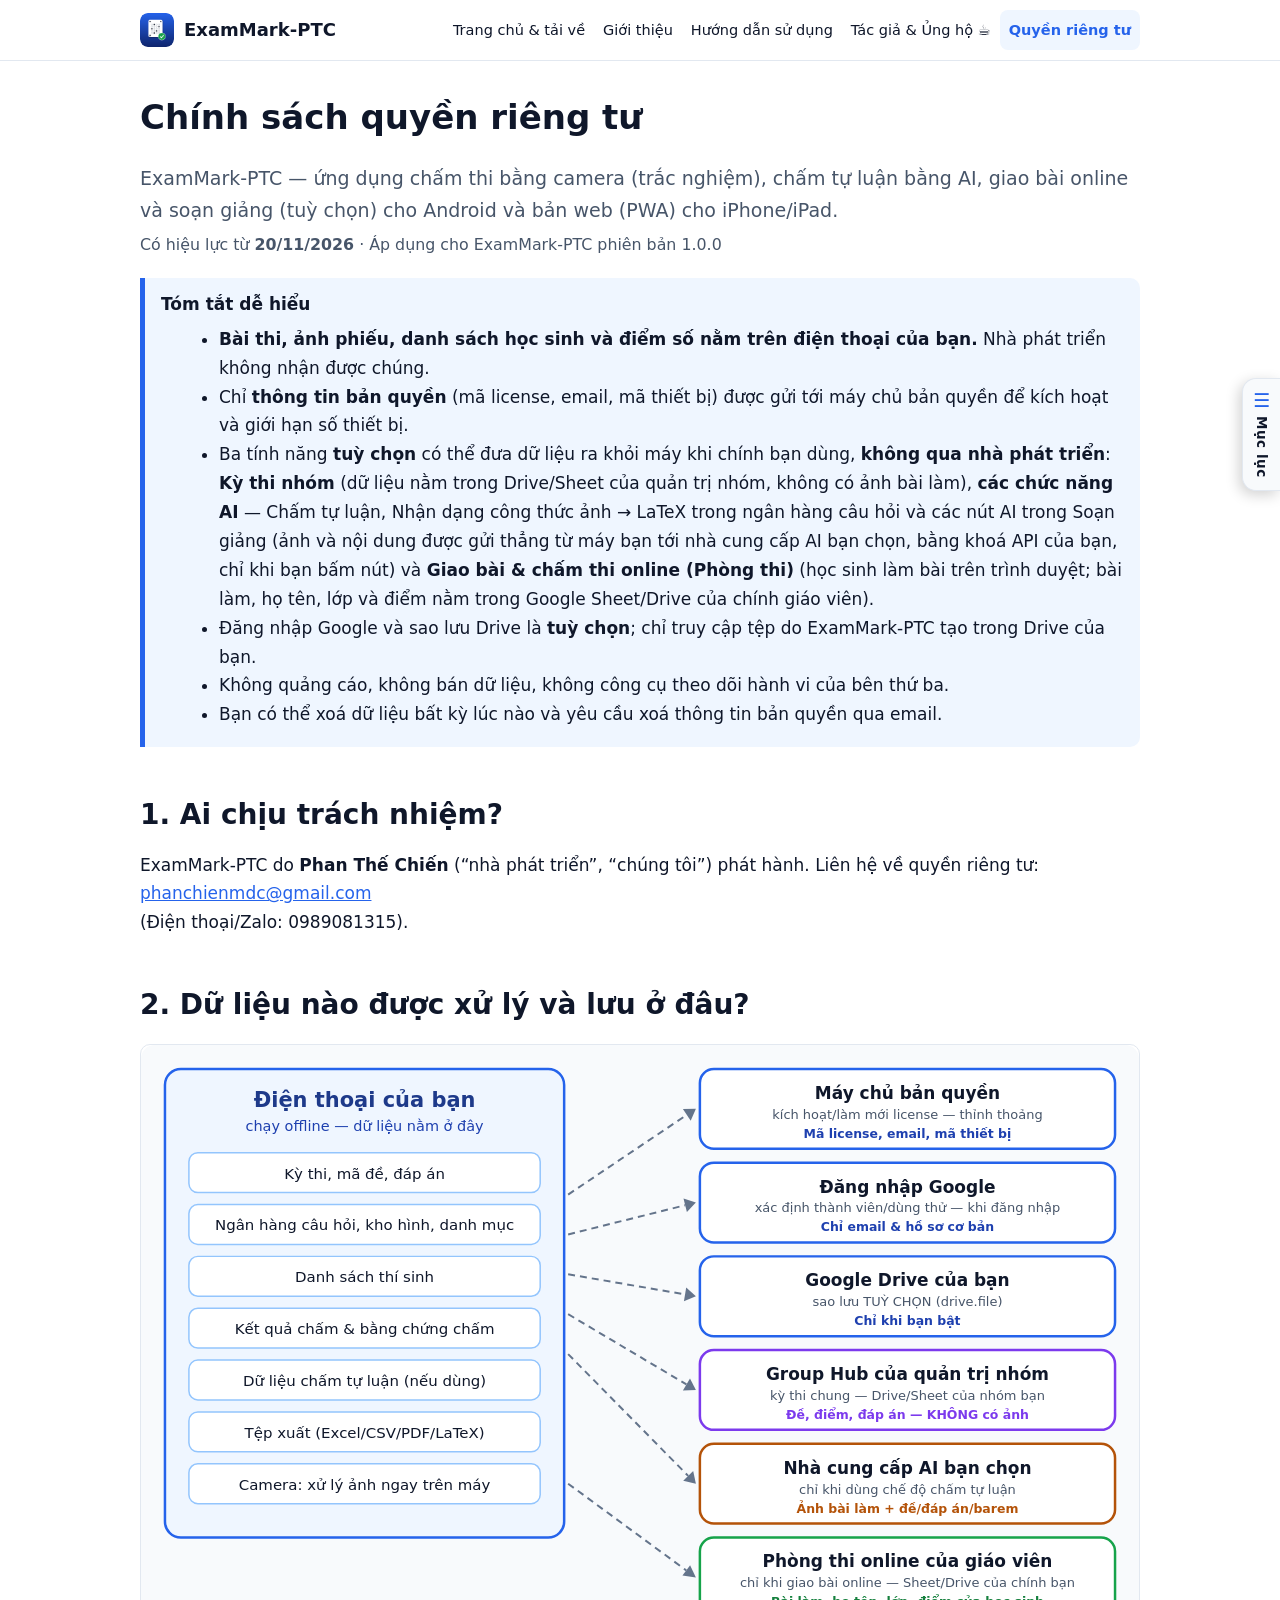
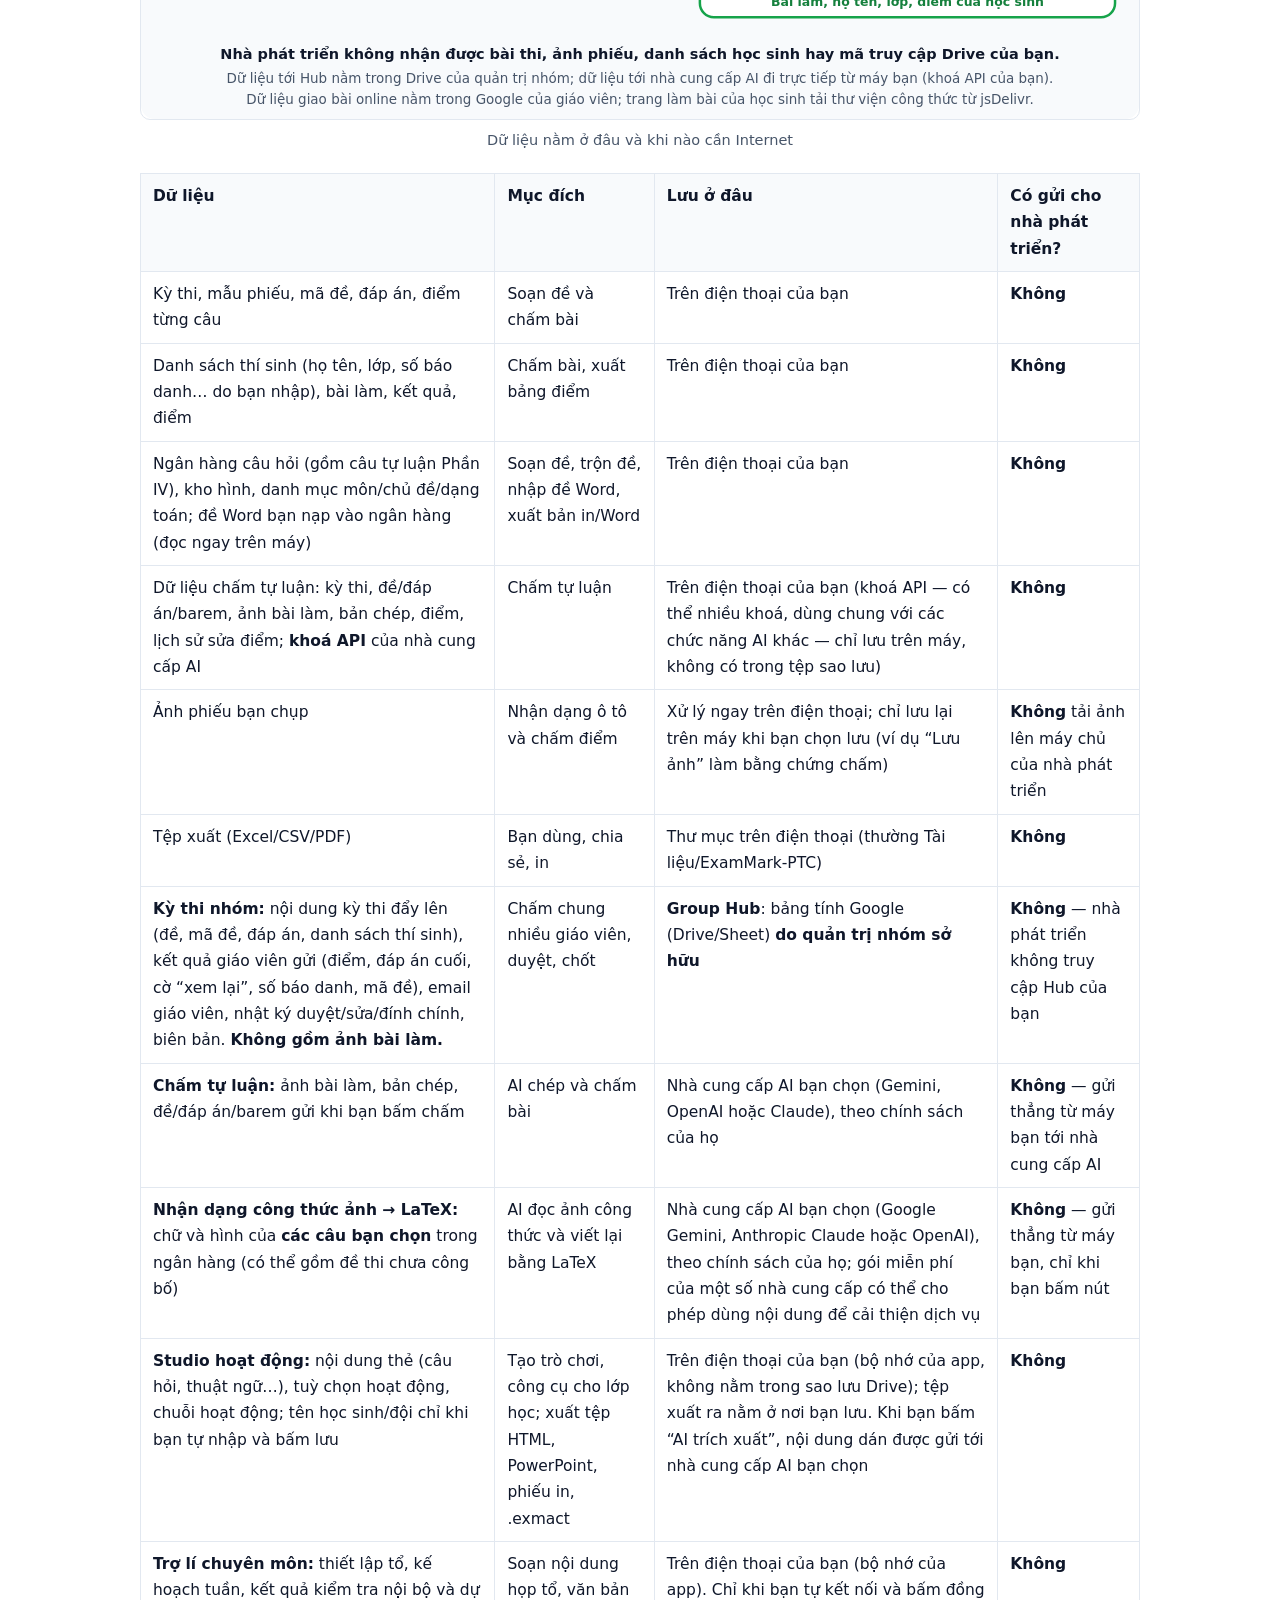
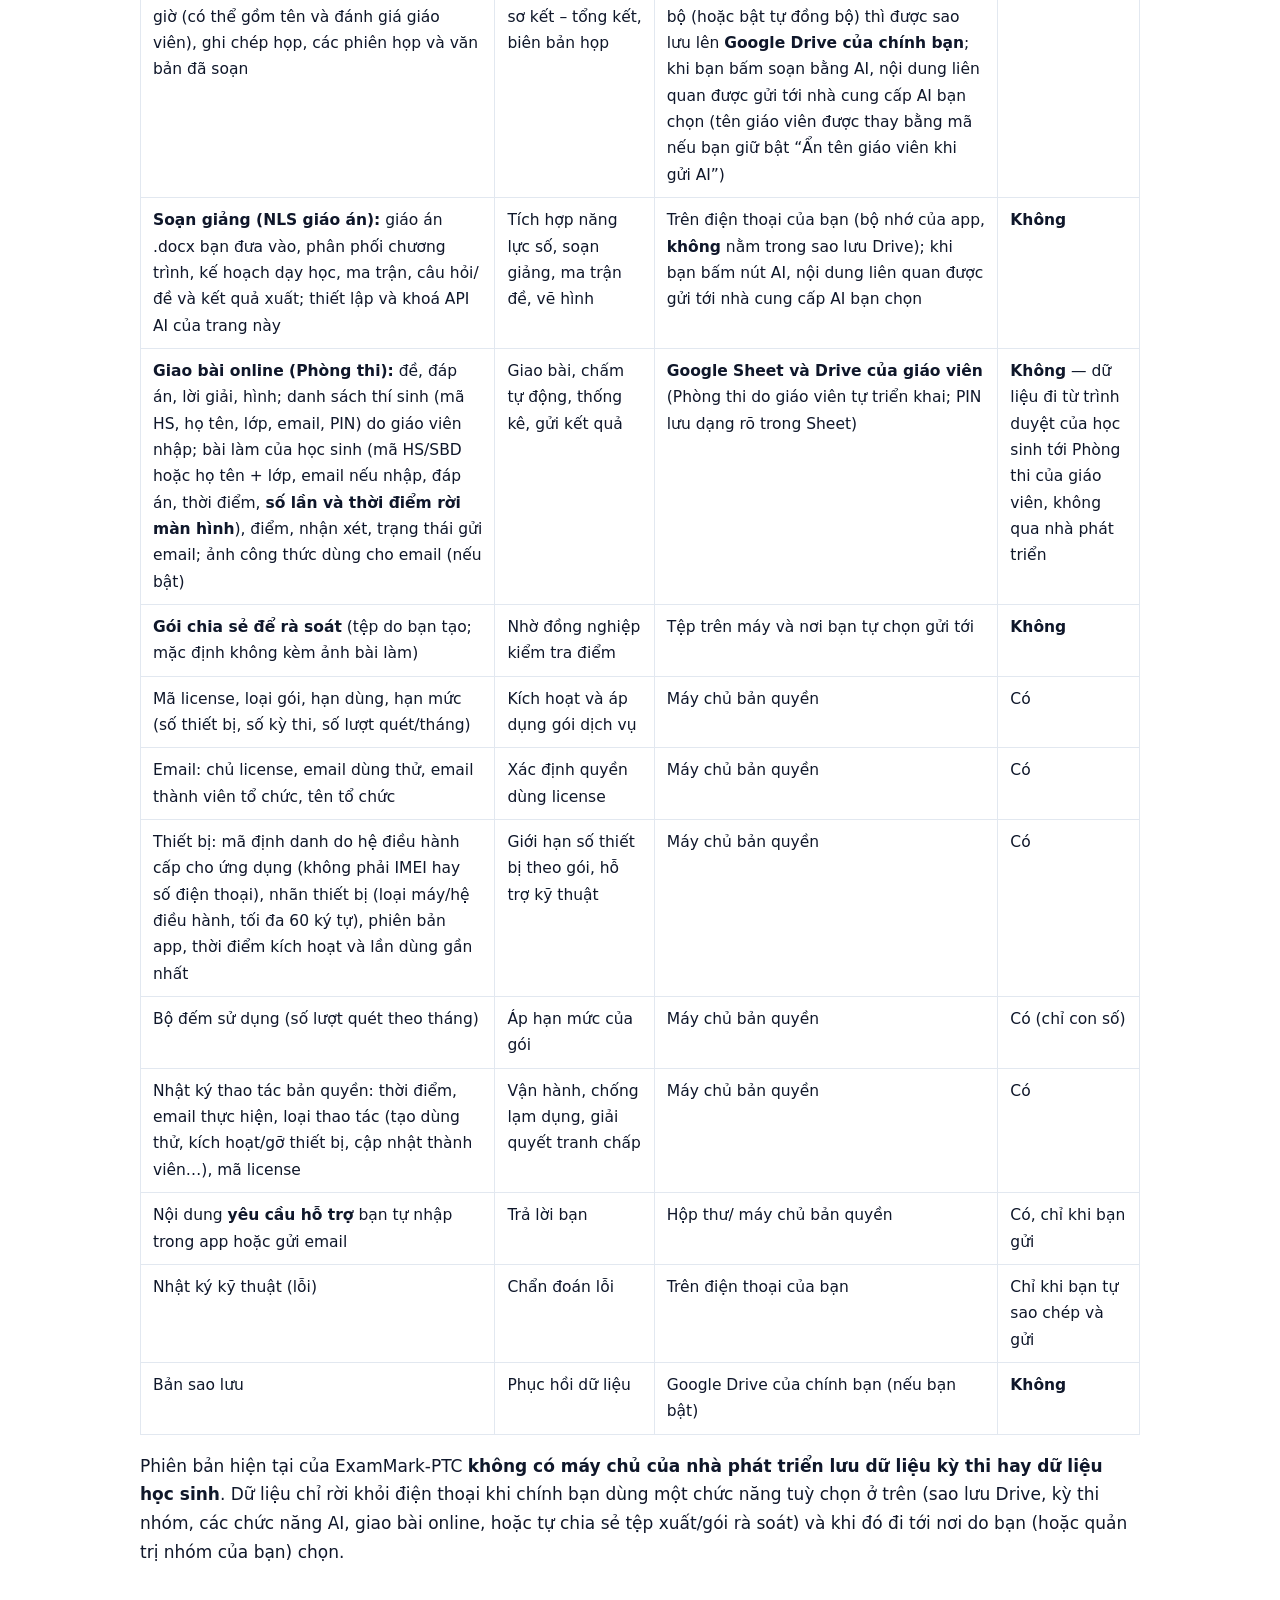
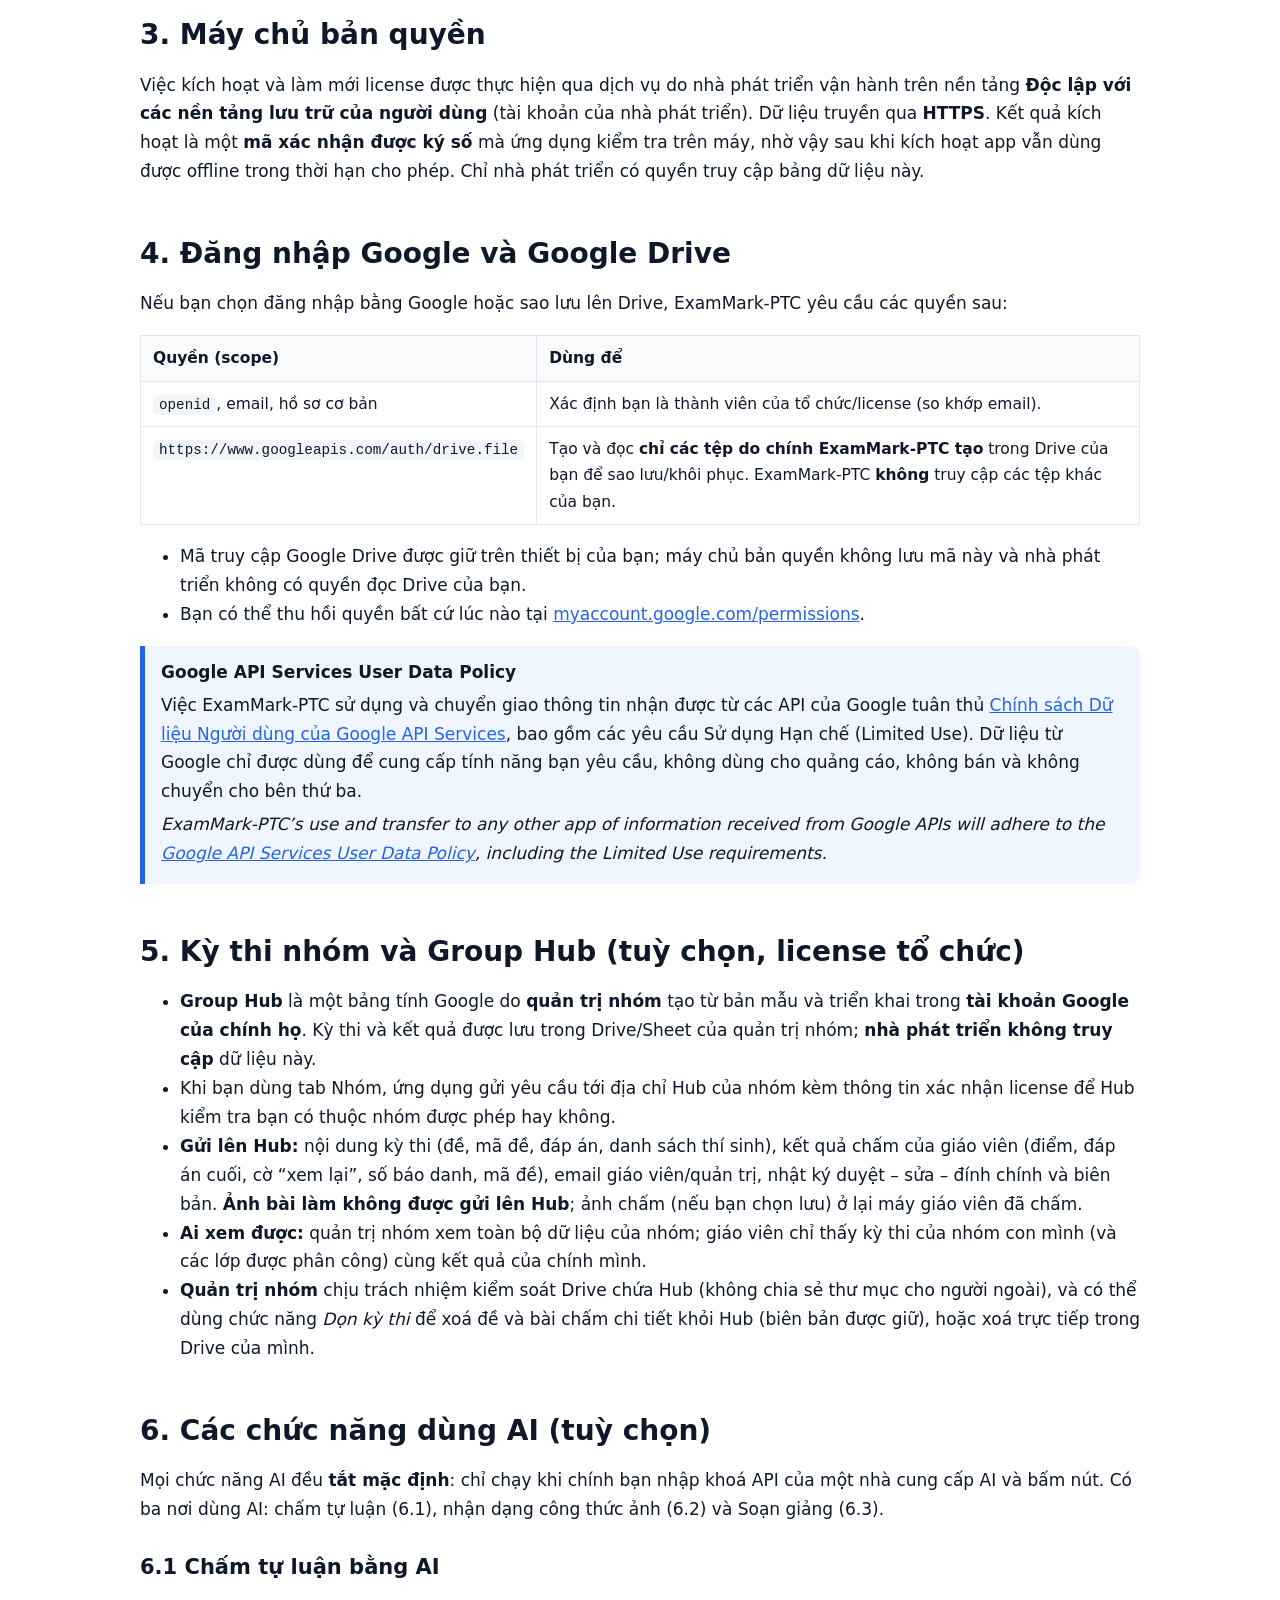
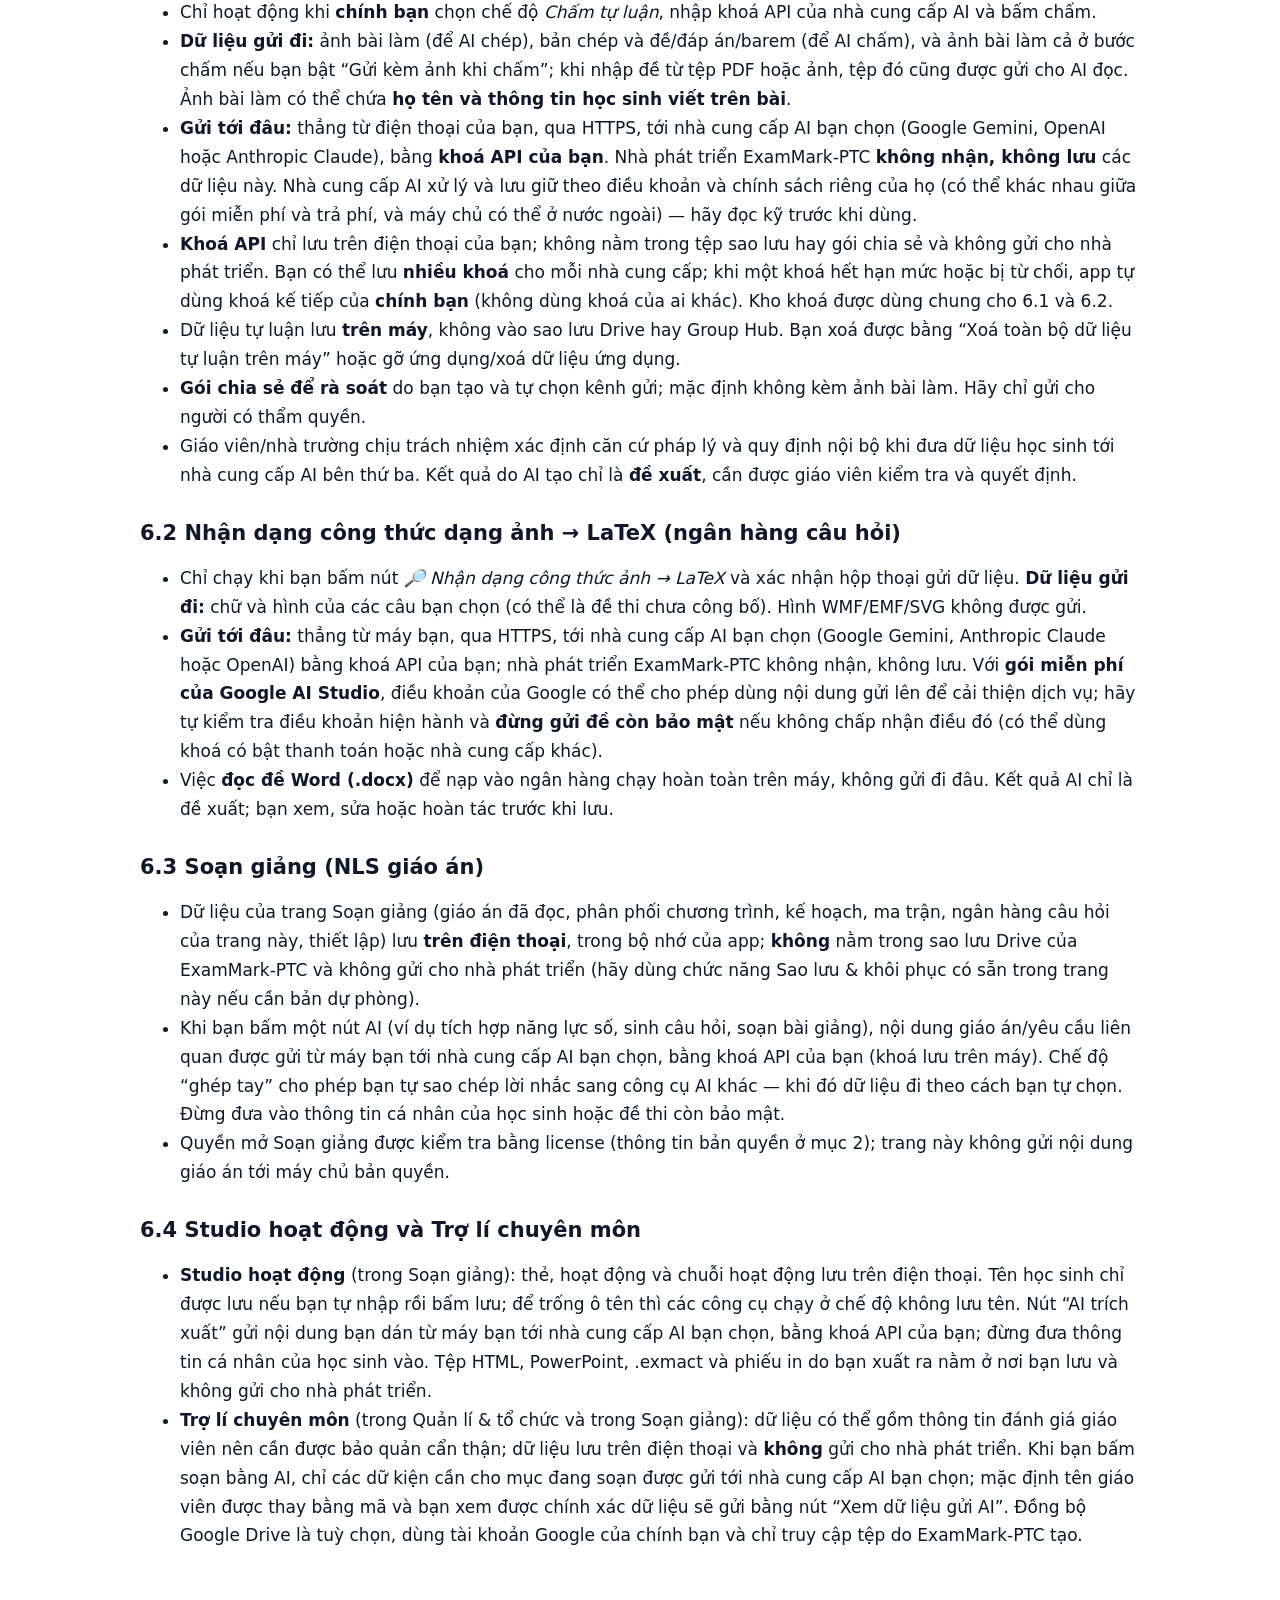
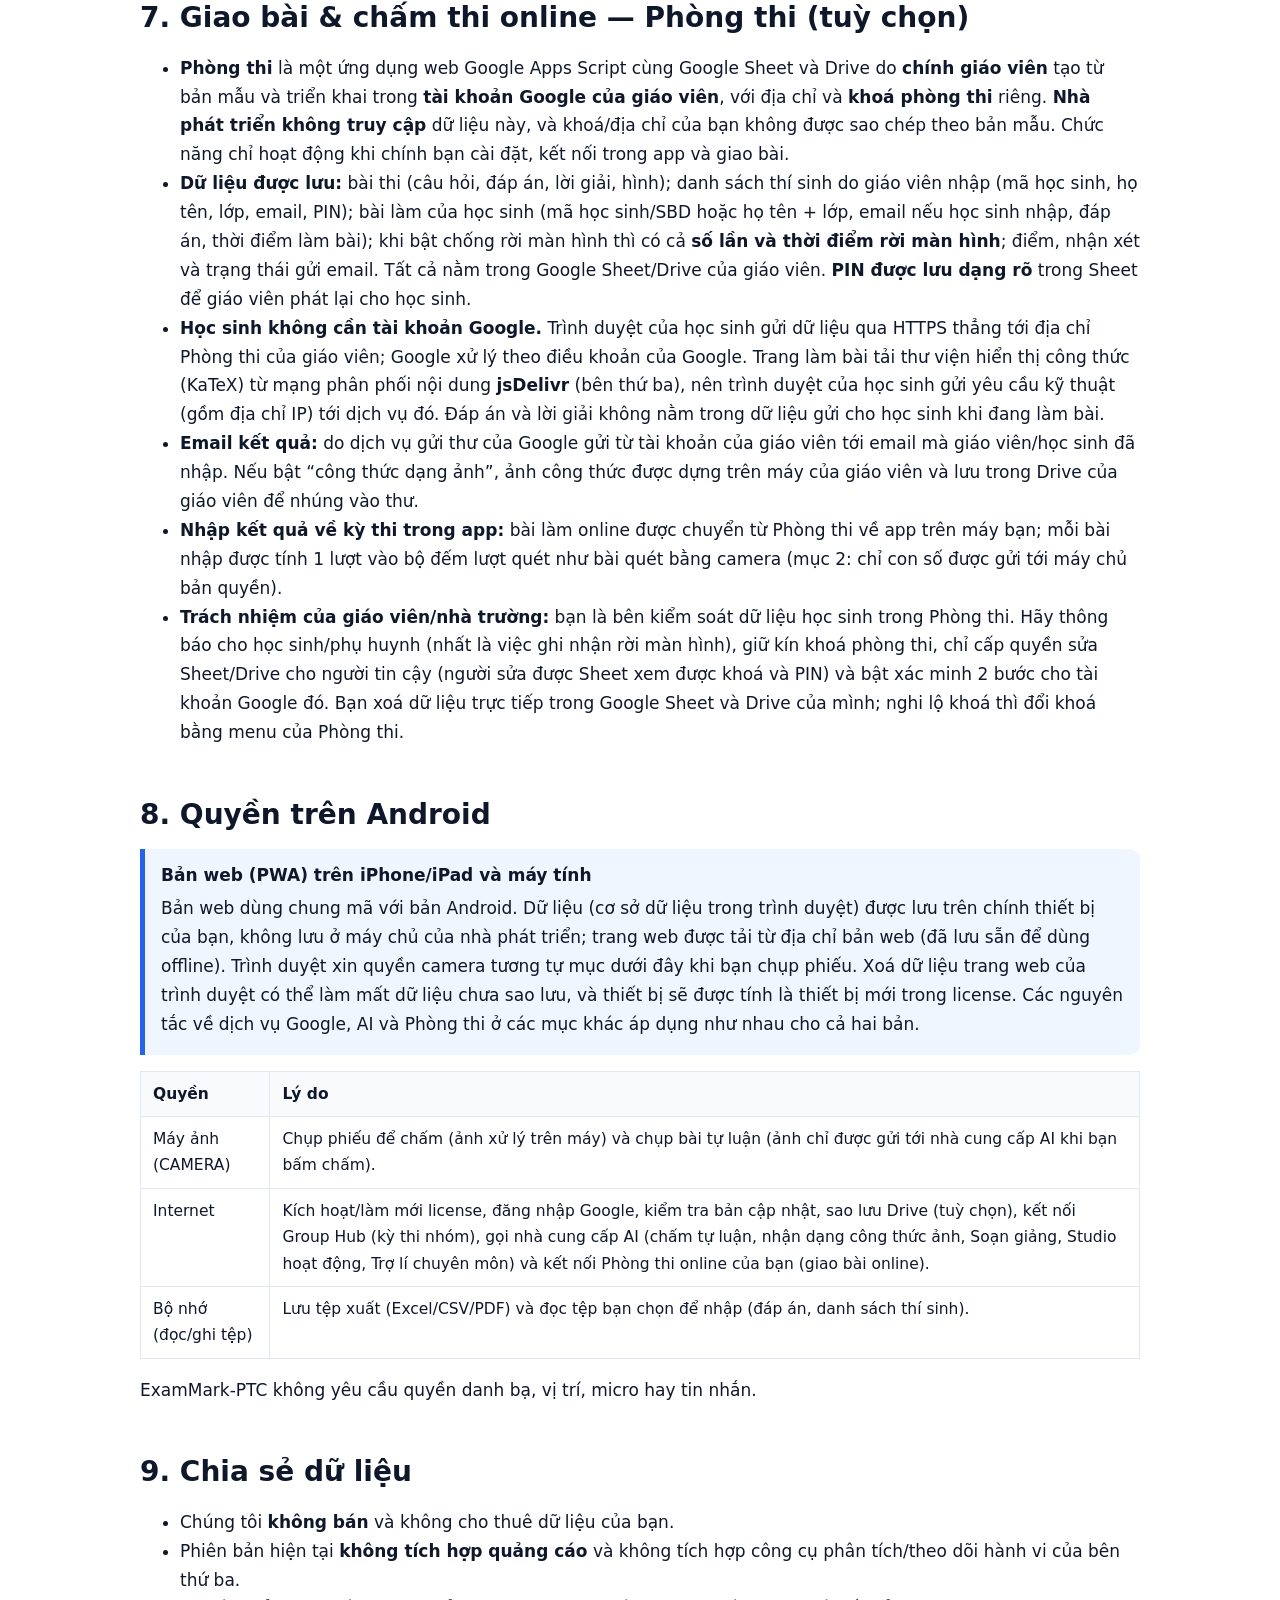
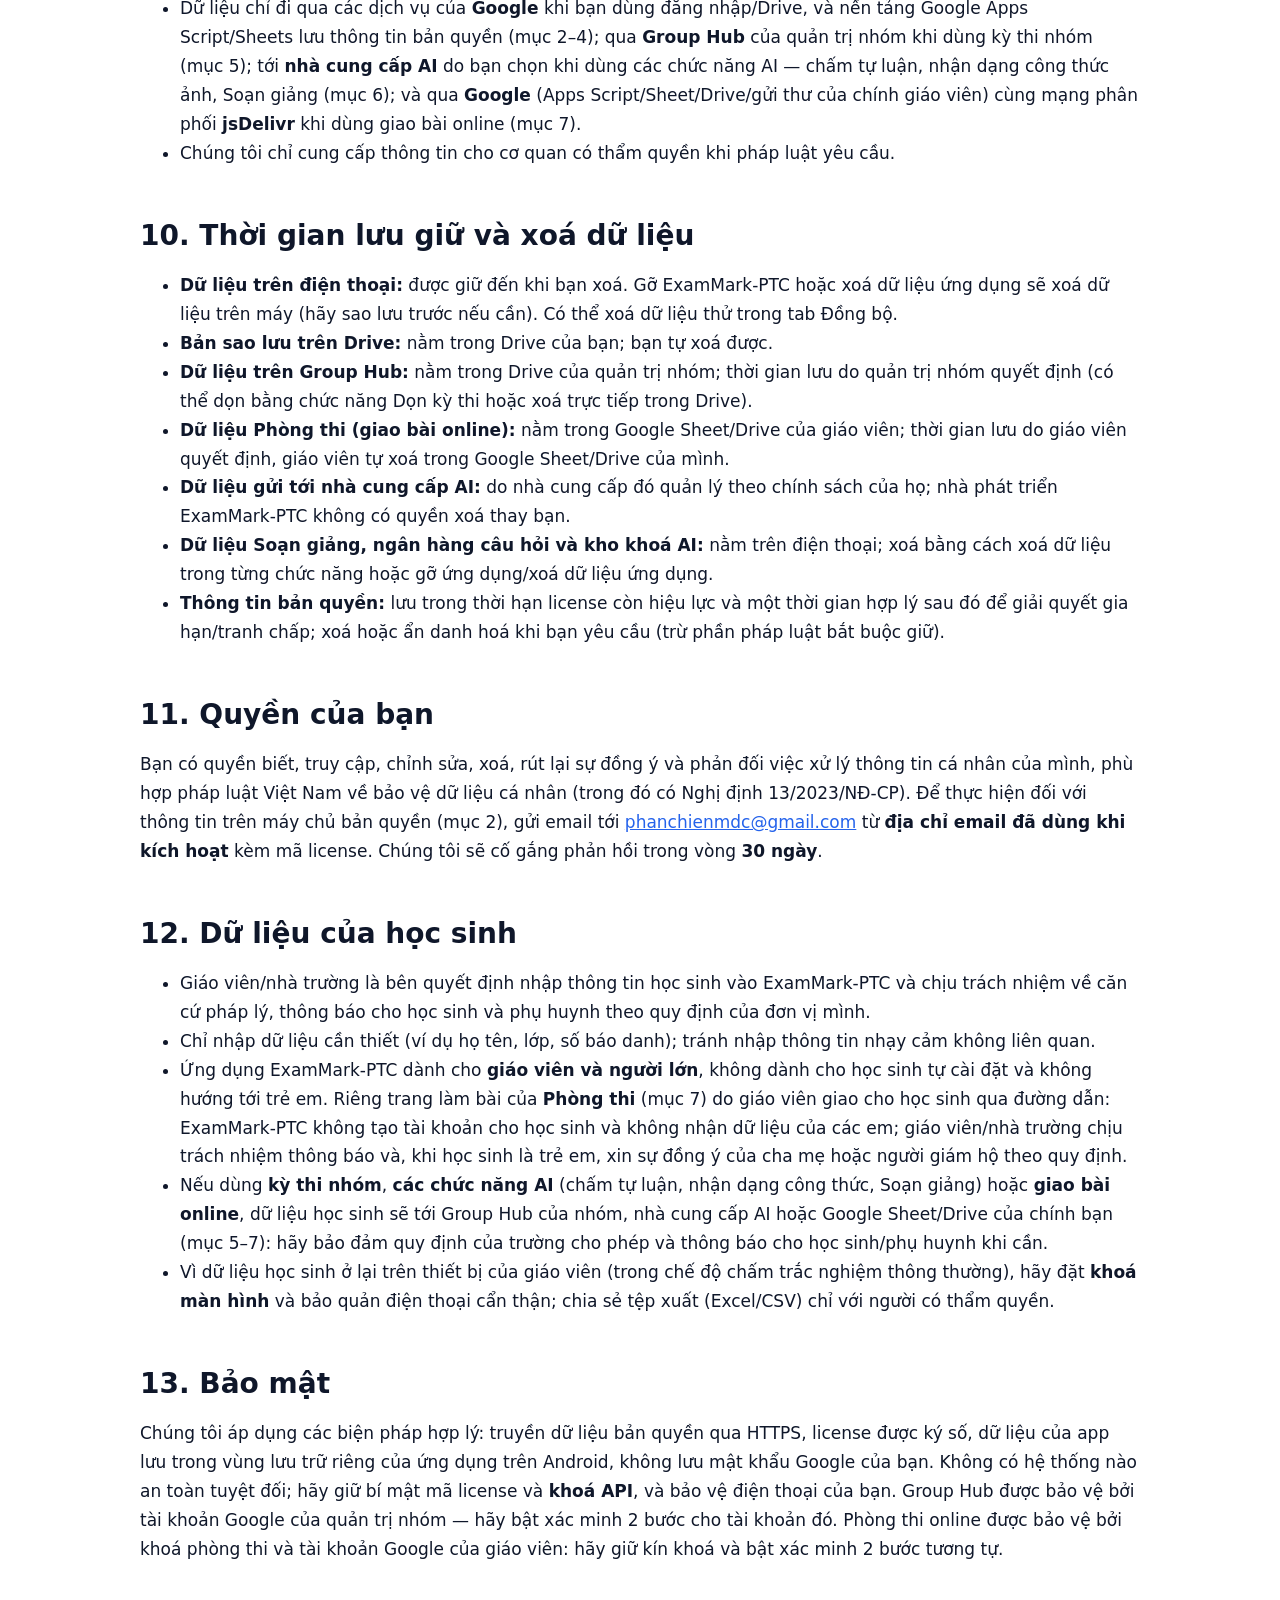
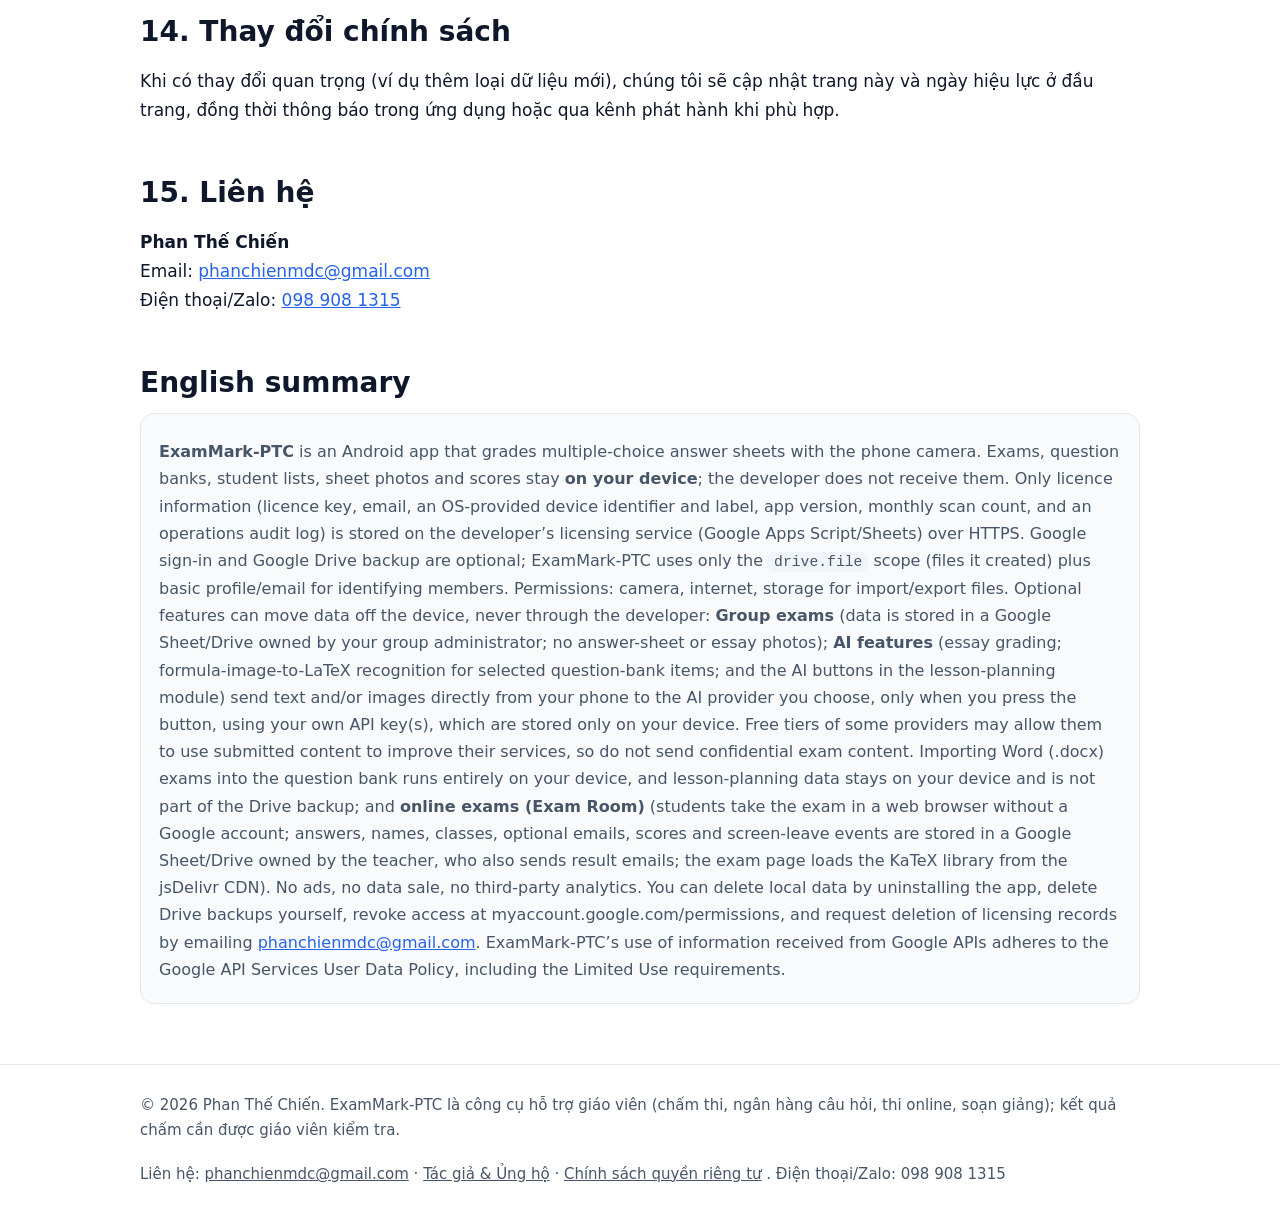
<file: privacy.html>
<!doctype html>
<html lang="vi">
<head>
<meta charset="utf-8">
<meta name="viewport" content="width=device-width,initial-scale=1">
<title>Chính sách quyền riêng tư — ExamMark-PTC</title>
<meta name="description" content="Chính sách quyền riêng tư của ExamMark-PTC: dữ liệu nào được xử lý, lưu ở đâu, kỳ thi nhóm (Group Hub), chấm tự luận bằng AI, giao bài online (Phòng thi), quyền của bạn, đăng nhập Google và Drive.">
<meta name="theme-color" content="#2563eb">
<link rel="icon" type="image/png" href="assets/img/favicon-64.png">
<link rel="stylesheet" href="assets/style.css">
</head>
<body>
<header class="top"><div class="wrap">
<a class="brand" href="index.html"><img src="assets/img/logo-192.png" alt="" width="34" height="34">ExamMark-PTC</a>
<nav class="main" aria-label="Điều hướng chính"><a href="index.html">Trang chủ &amp; tải về</a><a href="gioi-thieu.html">Giới thiệu</a><a href="huong-dan.html">Hướng dẫn sử dụng</a><a href="tac-gia.html">Tác giả &amp; Ủng hộ ☕</a><a href="privacy.html" aria-current="page">Quyền riêng tư</a></nav>
</div></header>

<main><div class="wrap">

<h1 style="margin-top:0">Chính sách quyền riêng tư</h1>
<p class="lead">ExamMark-PTC — ứng dụng chấm thi bằng camera (trắc nghiệm), chấm tự luận bằng AI, giao bài online và soạn giảng (tuỳ chọn) cho Android và bản web (PWA) cho iPhone/iPad.<br><small>Có hiệu lực từ <b>20/11/2026</b> · Áp dụng cho ExamMark-PTC phiên bản 1.0.0</small></p>

<div class="callout"><b class="t">Tóm tắt dễ hiểu</b><ul style="margin:6px 0 6px 18px"><li><b>Bài thi, ảnh phiếu, danh sách học sinh và điểm số nằm trên điện thoại của bạn.</b> Nhà phát triển không nhận được chúng.</li><li>Chỉ <b>thông tin bản quyền</b> (mã license, email, mã thiết bị) được gửi tới máy chủ bản quyền để kích hoạt và giới hạn số thiết bị.</li><li>Ba tính năng <b>tuỳ chọn</b> có thể đưa dữ liệu ra khỏi máy khi chính bạn dùng, <b>không qua nhà phát triển</b>: <b>Kỳ thi nhóm</b> (dữ liệu nằm trong Drive/Sheet của quản trị nhóm, không có ảnh bài làm), <b>các chức năng AI</b> — Chấm tự luận, Nhận dạng công thức ảnh → LaTeX trong ngân hàng câu hỏi và các nút AI trong Soạn giảng (ảnh và nội dung được gửi thẳng từ máy bạn tới nhà cung cấp AI bạn chọn, bằng khoá API của bạn, chỉ khi bạn bấm nút) và <b>Giao bài &amp; chấm thi online (Phòng thi)</b> (học sinh làm bài trên trình duyệt; bài làm, họ tên, lớp và điểm nằm trong Google Sheet/Drive của chính giáo viên).</li><li>Đăng nhập Google và sao lưu Drive là <b>tuỳ chọn</b>; chỉ truy cập tệp do ExamMark-PTC tạo trong Drive của bạn.</li><li>Không quảng cáo, không bán dữ liệu, không công cụ theo dõi hành vi của bên thứ ba.</li><li>Bạn có thể xoá dữ liệu bất kỳ lúc nào và yêu cầu xoá thông tin bản quyền qua email.</li></ul></div>

<h2>1. Ai chịu trách nhiệm?</h2>
<p>ExamMark-PTC do <b>Phan Thế Chiến</b> (“nhà phát triển”, “chúng tôi”) phát hành. Liên hệ về quyền riêng tư: <a href="mailto:phanchienmdc@gmail.com">phanchienmdc@gmail.com</a> <br>(Điện thoại/Zalo: 0989081315).</p>

<h2>2. Dữ liệu nào được xử lý và lưu ở đâu?</h2>
<figure class="fig"><img src="assets/img/dataflow.svg" alt="Sơ đồ: dữ liệu nằm trên điện thoại; Internet dùng cho kiểm tra bản quyền, đăng nhập Google, sao lưu Drive tuỳ chọn, Group Hub của quản trị nhóm, nhà cung cấp AI khi chấm tự luận và Phòng thi online của giáo viên khi giao bài online" width="1000" height="676"><figcaption>Dữ liệu nằm ở đâu và khi nào cần Internet</figcaption></figure>
<table class="tbl">
<tr><th>Dữ liệu</th><th>Mục đích</th><th>Lưu ở đâu</th><th>Có gửi cho nhà phát triển?</th></tr>
<tr><td>Kỳ thi, mẫu phiếu, mã đề, đáp án, điểm từng câu</td><td>Soạn đề và chấm bài</td><td>Trên điện thoại của bạn</td><td><b>Không</b></td></tr>
<tr><td>Danh sách thí sinh (họ tên, lớp, số báo danh… do bạn nhập), bài làm, kết quả, điểm</td><td>Chấm bài, xuất bảng điểm</td><td>Trên điện thoại của bạn</td><td><b>Không</b></td></tr>
<tr><td>Ngân hàng câu hỏi (gồm câu tự luận Phần IV), kho hình, danh mục môn/chủ đề/dạng toán; đề Word bạn nạp vào ngân hàng (đọc ngay trên máy)</td><td>Soạn đề, trộn đề, nhập đề Word, xuất bản in/Word</td><td>Trên điện thoại của bạn</td><td><b>Không</b></td></tr>
<tr><td>Dữ liệu chấm tự luận: kỳ thi, đề/đáp án/barem, ảnh bài làm, bản chép, điểm, lịch sử sửa điểm; <b>khoá API</b> của nhà cung cấp AI</td><td>Chấm tự luận</td><td>Trên điện thoại của bạn (khoá API — có thể nhiều khoá, dùng chung với các chức năng AI khác — chỉ lưu trên máy, không có trong tệp sao lưu)</td><td><b>Không</b></td></tr>
<tr><td>Ảnh phiếu bạn chụp</td><td>Nhận dạng ô tô và chấm điểm</td><td>Xử lý ngay trên điện thoại; chỉ lưu lại trên máy khi bạn chọn lưu (ví dụ “Lưu ảnh” làm bằng chứng chấm)</td><td><b>Không</b> tải ảnh lên máy chủ của nhà phát triển</td></tr>
<tr><td>Tệp xuất (Excel/CSV/PDF)</td><td>Bạn dùng, chia sẻ, in</td><td>Thư mục trên điện thoại (thường Tài liệu/ExamMark-PTC)</td><td><b>Không</b></td></tr>
<tr><td><b>Kỳ thi nhóm:</b> nội dung kỳ thi đẩy lên (đề, mã đề, đáp án, danh sách thí sinh), kết quả giáo viên gửi (điểm, đáp án cuối, cờ “xem lại”, số báo danh, mã đề), email giáo viên, nhật ký duyệt/sửa/đính chính, biên bản. <b>Không gồm ảnh bài làm.</b></td><td>Chấm chung nhiều giáo viên, duyệt, chốt</td><td><b>Group Hub</b>: bảng tính Google (Drive/Sheet) <b>do quản trị nhóm sở hữu</b></td><td><b>Không</b> — nhà phát triển không truy cập Hub của bạn</td></tr>
<tr><td><b>Chấm tự luận:</b> ảnh bài làm, bản chép, đề/đáp án/barem gửi khi bạn bấm chấm</td><td>AI chép và chấm bài</td><td>Nhà cung cấp AI bạn chọn (Gemini, OpenAI hoặc Claude), theo chính sách của họ</td><td><b>Không</b> — gửi thẳng từ máy bạn tới nhà cung cấp AI</td></tr>
<tr><td><b>Nhận dạng công thức ảnh → LaTeX:</b> chữ và hình của <b>các câu bạn chọn</b> trong ngân hàng (có thể gồm đề thi chưa công bố)</td><td>AI đọc ảnh công thức và viết lại bằng LaTeX</td><td>Nhà cung cấp AI bạn chọn (Google Gemini, Anthropic Claude hoặc OpenAI), theo chính sách của họ; gói miễn phí của một số nhà cung cấp có thể cho phép dùng nội dung để cải thiện dịch vụ</td><td><b>Không</b> — gửi thẳng từ máy bạn, chỉ khi bạn bấm nút</td></tr>
<tr><td><b>Studio hoạt động:</b> nội dung thẻ (câu hỏi, thuật ngữ…), tuỳ chọn hoạt động, chuỗi hoạt động; tên học sinh/đội chỉ khi bạn tự nhập và bấm lưu</td><td>Tạo trò chơi, công cụ cho lớp học; xuất tệp HTML, PowerPoint, phiếu in, .exmact</td><td>Trên điện thoại của bạn (bộ nhớ của app, không nằm trong sao lưu Drive); tệp xuất ra nằm ở nơi bạn lưu. Khi bạn bấm “AI trích xuất”, nội dung dán được gửi tới nhà cung cấp AI bạn chọn</td><td><b>Không</b></td></tr>
<tr><td><b>Trợ lí chuyên môn:</b> thiết lập tổ, kế hoạch tuần, kết quả kiểm tra nội bộ và dự giờ (có thể gồm tên và đánh giá giáo viên), ghi chép họp, các phiên họp và văn bản đã soạn</td><td>Soạn nội dung họp tổ, văn bản sơ kết – tổng kết, biên bản họp</td><td>Trên điện thoại của bạn (bộ nhớ của app). Chỉ khi bạn tự kết nối và bấm đồng bộ (hoặc bật tự đồng bộ) thì được sao lưu lên <b>Google Drive của chính bạn</b>; khi bạn bấm soạn bằng AI, nội dung liên quan được gửi tới nhà cung cấp AI bạn chọn (tên giáo viên được thay bằng mã nếu bạn giữ bật “Ẩn tên giáo viên khi gửi AI”)</td><td><b>Không</b></td></tr>
<tr><td><b>Soạn giảng (NLS giáo án):</b> giáo án .docx bạn đưa vào, phân phối chương trình, kế hoạch dạy học, ma trận, câu hỏi/đề và kết quả xuất; thiết lập và khoá API AI của trang này</td><td>Tích hợp năng lực số, soạn giảng, ma trận đề, vẽ hình</td><td>Trên điện thoại của bạn (bộ nhớ của app, <b>không</b> nằm trong sao lưu Drive); khi bạn bấm nút AI, nội dung liên quan được gửi tới nhà cung cấp AI bạn chọn</td><td><b>Không</b></td></tr>
<tr><td><b>Giao bài online (Phòng thi):</b> đề, đáp án, lời giải, hình; danh sách thí sinh (mã HS, họ tên, lớp, email, PIN) do giáo viên nhập; bài làm của học sinh (mã HS/SBD hoặc họ tên + lớp, email nếu nhập, đáp án, thời điểm, <b>số lần và thời điểm rời màn hình</b>), điểm, nhận xét, trạng thái gửi email; ảnh công thức dùng cho email (nếu bật)</td><td>Giao bài, chấm tự động, thống kê, gửi kết quả</td><td><b>Google Sheet và Drive của giáo viên</b> (Phòng thi do giáo viên tự triển khai; PIN lưu dạng rõ trong Sheet)</td><td><b>Không</b> — dữ liệu đi từ trình duyệt của học sinh tới Phòng thi của giáo viên, không qua nhà phát triển</td></tr>
<tr><td><b>Gói chia sẻ để rà soát</b> (tệp do bạn tạo; mặc định không kèm ảnh bài làm)</td><td>Nhờ đồng nghiệp kiểm tra điểm</td><td>Tệp trên máy và nơi bạn tự chọn gửi tới</td><td><b>Không</b></td></tr>
<tr><td>Mã license, loại gói, hạn dùng, hạn mức (số thiết bị, số kỳ thi, số lượt quét/tháng)</td><td>Kích hoạt và áp dụng gói dịch vụ</td><td>Máy chủ bản quyền</td><td>Có</td></tr>
<tr><td>Email: chủ license, email dùng thử, email thành viên tổ chức, tên tổ chức</td><td>Xác định quyền dùng license</td><td>Máy chủ bản quyền</td><td>Có</td></tr>
<tr><td>Thiết bị: mã định danh do hệ điều hành cấp cho ứng dụng (không phải IMEI hay số điện thoại), nhãn thiết bị (loại máy/hệ điều hành, tối đa 60 ký tự), phiên bản app, thời điểm kích hoạt và lần dùng gần nhất</td><td>Giới hạn số thiết bị theo gói, hỗ trợ kỹ thuật</td><td>Máy chủ bản quyền</td><td>Có</td></tr>
<tr><td>Bộ đếm sử dụng (số lượt quét theo tháng)</td><td>Áp hạn mức của gói</td><td>Máy chủ bản quyền</td><td>Có (chỉ con số)</td></tr>
<tr><td>Nhật ký thao tác bản quyền: thời điểm, email thực hiện, loại thao tác (tạo dùng thử, kích hoạt/gỡ thiết bị, cập nhật thành viên…), mã license</td><td>Vận hành, chống lạm dụng, giải quyết tranh chấp</td><td>Máy chủ bản quyền</td><td>Có</td></tr>
<tr><td>Nội dung <b>yêu cầu hỗ trợ</b> bạn tự nhập trong app hoặc gửi email</td><td>Trả lời bạn</td><td>Hộp thư/ máy chủ bản quyền</td><td>Có, chỉ khi bạn gửi</td></tr>
<tr><td>Nhật ký kỹ thuật (lỗi)</td><td>Chẩn đoán lỗi</td><td>Trên điện thoại của bạn</td><td>Chỉ khi bạn tự sao chép và gửi</td></tr>
<tr><td>Bản sao lưu</td><td>Phục hồi dữ liệu</td><td>Google Drive của chính bạn (nếu bạn bật)</td><td><b>Không</b></td></tr>
</table>
<p>Phiên bản hiện tại của ExamMark-PTC <b>không có máy chủ của nhà phát triển lưu dữ liệu kỳ thi hay dữ liệu học sinh</b>. Dữ liệu chỉ rời khỏi điện thoại khi chính bạn dùng một chức năng tuỳ chọn ở trên (sao lưu Drive, kỳ thi nhóm, các chức năng AI, giao bài online, hoặc tự chia sẻ tệp xuất/gói rà soát) và khi đó đi tới nơi do bạn (hoặc quản trị nhóm của bạn) chọn.</p>

<h2>3. Máy chủ bản quyền</h2>
<p>Việc kích hoạt và làm mới license được thực hiện qua dịch vụ do nhà phát triển vận hành trên nền tảng <b>Độc lập với các nền tảng lưu trữ của người dùng</b> (tài khoản của nhà phát triển). Dữ liệu truyền qua <b>HTTPS</b>. Kết quả kích hoạt là một <b>mã xác nhận được ký số</b> mà ứng dụng kiểm tra trên máy, nhờ vậy sau khi kích hoạt app vẫn dùng được offline trong thời hạn cho phép. Chỉ nhà phát triển có quyền truy cập bảng dữ liệu này.</p>

<h2>4. Đăng nhập Google và Google Drive</h2>
<p>Nếu bạn chọn đăng nhập bằng Google hoặc sao lưu lên Drive, ExamMark-PTC yêu cầu các quyền sau:</p>
<table class="tbl"><tr><th>Quyền (scope)</th><th>Dùng để</th></tr>
<tr><td><code>openid</code>, email, hồ sơ cơ bản</td><td>Xác định bạn là thành viên của tổ chức/license (so khớp email).</td></tr>
<tr><td><code>https://www.googleapis.com/auth/drive.file</code></td><td>Tạo và đọc <b>chỉ các tệp do chính ExamMark-PTC tạo</b> trong Drive của bạn để sao lưu/khôi phục. ExamMark-PTC <b>không</b> truy cập các tệp khác của bạn.</td></tr></table>
<ul>
<li>Mã truy cập Google Drive được giữ trên thiết bị của bạn; máy chủ bản quyền không lưu mã này và nhà phát triển không có quyền đọc Drive của bạn.</li>
<li>Bạn có thể thu hồi quyền bất cứ lúc nào tại <a href="https://myaccount.google.com/permissions" rel="noopener">myaccount.google.com/permissions</a>.</li>
</ul>
<div class="callout"><b class="t">Google API Services User Data Policy</b><p>Việc ExamMark-PTC sử dụng và chuyển giao thông tin nhận được từ các API của Google tuân thủ <a href="https://developers.google.com/terms/api-services-user-data-policy" rel="noopener">Chính sách Dữ liệu Người dùng của Google API Services</a>, bao gồm các yêu cầu Sử dụng Hạn chế (Limited Use). Dữ liệu từ Google chỉ được dùng để cung cấp tính năng bạn yêu cầu, không dùng cho quảng cáo, không bán và không chuyển cho bên thứ ba.</p><p><i>ExamMark-PTC’s use and transfer to any other app of information received from Google APIs will adhere to the <a href="https://developers.google.com/terms/api-services-user-data-policy" rel="noopener">Google API Services User Data Policy</a>, including the Limited Use requirements.</i></p></div>

<h2>5. Kỳ thi nhóm và Group Hub (tuỳ chọn, license tổ chức)</h2>
<ul>
<li><b>Group Hub</b> là một bảng tính Google do <b>quản trị nhóm</b> tạo từ bản mẫu và triển khai trong <b>tài khoản Google của chính họ</b>. Kỳ thi và kết quả được lưu trong Drive/Sheet của quản trị nhóm; <b>nhà phát triển không truy cập</b> dữ liệu này.</li>
<li>Khi bạn dùng tab Nhóm, ứng dụng gửi yêu cầu tới địa chỉ Hub của nhóm kèm thông tin xác nhận license để Hub kiểm tra bạn có thuộc nhóm được phép hay không.</li>
<li><b>Gửi lên Hub:</b> nội dung kỳ thi (đề, mã đề, đáp án, danh sách thí sinh), kết quả chấm của giáo viên (điểm, đáp án cuối, cờ “xem lại”, số báo danh, mã đề), email giáo viên/quản trị, nhật ký duyệt – sửa – đính chính và biên bản. <b>Ảnh bài làm không được gửi lên Hub</b>; ảnh chấm (nếu bạn chọn lưu) ở lại máy giáo viên đã chấm.</li>
<li><b>Ai xem được:</b> quản trị nhóm xem toàn bộ dữ liệu của nhóm; giáo viên chỉ thấy kỳ thi của nhóm con mình (và các lớp được phân công) cùng kết quả của chính mình.</li>
<li><b>Quản trị nhóm</b> chịu trách nhiệm kiểm soát Drive chứa Hub (không chia sẻ thư mục cho người ngoài), và có thể dùng chức năng <i>Dọn kỳ thi</i> để xoá đề và bài chấm chi tiết khỏi Hub (biên bản được giữ), hoặc xoá trực tiếp trong Drive của mình.</li>
</ul>

<h2>6. Các chức năng dùng AI (tuỳ chọn)</h2>
<p>Mọi chức năng AI đều <b>tắt mặc định</b>: chỉ chạy khi chính bạn nhập khoá API của một nhà cung cấp AI và bấm nút. Có ba nơi dùng AI: chấm tự luận (6.1), nhận dạng công thức ảnh (6.2) và Soạn giảng (6.3).</p>
<h3>6.1 Chấm tự luận bằng AI</h3>
<ul>
<li>Chỉ hoạt động khi <b>chính bạn</b> chọn chế độ <i>Chấm tự luận</i>, nhập khoá API của nhà cung cấp AI và bấm chấm.</li>
<li><b>Dữ liệu gửi đi:</b> ảnh bài làm (để AI chép), bản chép và đề/đáp án/barem (để AI chấm), và ảnh bài làm cả ở bước chấm nếu bạn bật “Gửi kèm ảnh khi chấm”; khi nhập đề từ tệp PDF hoặc ảnh, tệp đó cũng được gửi cho AI đọc. Ảnh bài làm có thể chứa <b>họ tên và thông tin học sinh viết trên bài</b>.</li>
<li><b>Gửi tới đâu:</b> thẳng từ điện thoại của bạn, qua HTTPS, tới nhà cung cấp AI bạn chọn (Google Gemini, OpenAI hoặc Anthropic Claude), bằng <b>khoá API của bạn</b>. Nhà phát triển ExamMark-PTC <b>không nhận, không lưu</b> các dữ liệu này. Nhà cung cấp AI xử lý và lưu giữ theo điều khoản và chính sách riêng của họ (có thể khác nhau giữa gói miễn phí và trả phí, và máy chủ có thể ở nước ngoài) — hãy đọc kỹ trước khi dùng.</li>
<li><b>Khoá API</b> chỉ lưu trên điện thoại của bạn; không nằm trong tệp sao lưu hay gói chia sẻ và không gửi cho nhà phát triển. Bạn có thể lưu <b>nhiều khoá</b> cho mỗi nhà cung cấp; khi một khoá hết hạn mức hoặc bị từ chối, app tự dùng khoá kế tiếp của <b>chính bạn</b> (không dùng khoá của ai khác). Kho khoá được dùng chung cho 6.1 và 6.2.</li>
<li>Dữ liệu tự luận lưu <b>trên máy</b>, không vào sao lưu Drive hay Group Hub. Bạn xoá được bằng “Xoá toàn bộ dữ liệu tự luận trên máy” hoặc gỡ ứng dụng/xoá dữ liệu ứng dụng.</li>
<li><b>Gói chia sẻ để rà soát</b> do bạn tạo và tự chọn kênh gửi; mặc định không kèm ảnh bài làm. Hãy chỉ gửi cho người có thẩm quyền.</li>
<li>Giáo viên/nhà trường chịu trách nhiệm xác định căn cứ pháp lý và quy định nội bộ khi đưa dữ liệu học sinh tới nhà cung cấp AI bên thứ ba. Kết quả do AI tạo chỉ là <b>đề xuất</b>, cần được giáo viên kiểm tra và quyết định.</li>
</ul>
<h3>6.2 Nhận dạng công thức dạng ảnh → LaTeX (ngân hàng câu hỏi)</h3>
<ul>
<li>Chỉ chạy khi bạn bấm nút <i>🔎 Nhận dạng công thức ảnh → LaTeX</i> và xác nhận hộp thoại gửi dữ liệu. <b>Dữ liệu gửi đi:</b> chữ và hình của các câu bạn chọn (có thể là đề thi chưa công bố). Hình WMF/EMF/SVG không được gửi.</li>
<li><b>Gửi tới đâu:</b> thẳng từ máy bạn, qua HTTPS, tới nhà cung cấp AI bạn chọn (Google Gemini, Anthropic Claude hoặc OpenAI) bằng khoá API của bạn; nhà phát triển ExamMark-PTC không nhận, không lưu. Với <b>gói miễn phí của Google AI Studio</b>, điều khoản của Google có thể cho phép dùng nội dung gửi lên để cải thiện dịch vụ; hãy tự kiểm tra điều khoản hiện hành và <b>đừng gửi đề còn bảo mật</b> nếu không chấp nhận điều đó (có thể dùng khoá có bật thanh toán hoặc nhà cung cấp khác).</li>
<li>Việc <b>đọc đề Word (.docx)</b> để nạp vào ngân hàng chạy hoàn toàn trên máy, không gửi đi đâu. Kết quả AI chỉ là đề xuất; bạn xem, sửa hoặc hoàn tác trước khi lưu.</li>
</ul>
<h3>6.3 Soạn giảng (NLS giáo án)</h3>
<ul>
<li>Dữ liệu của trang Soạn giảng (giáo án đã đọc, phân phối chương trình, kế hoạch, ma trận, ngân hàng câu hỏi của trang này, thiết lập) lưu <b>trên điện thoại</b>, trong bộ nhớ của app; <b>không</b> nằm trong sao lưu Drive của ExamMark-PTC và không gửi cho nhà phát triển (hãy dùng chức năng Sao lưu &amp; khôi phục có sẵn trong trang này nếu cần bản dự phòng).</li>
<li>Khi bạn bấm một nút AI (ví dụ tích hợp năng lực số, sinh câu hỏi, soạn bài giảng), nội dung giáo án/yêu cầu liên quan được gửi từ máy bạn tới nhà cung cấp AI bạn chọn, bằng khoá API của bạn (khoá lưu trên máy). Chế độ “ghép tay” cho phép bạn tự sao chép lời nhắc sang công cụ AI khác — khi đó dữ liệu đi theo cách bạn tự chọn. Đừng đưa vào thông tin cá nhân của học sinh hoặc đề thi còn bảo mật.</li>
<li>Quyền mở Soạn giảng được kiểm tra bằng license (thông tin bản quyền ở mục 2); trang này không gửi nội dung giáo án tới máy chủ bản quyền.</li>
</ul>

<h3>6.4 Studio hoạt động và Trợ lí chuyên môn</h3>
<ul>
<li><b>Studio hoạt động</b> (trong Soạn giảng): thẻ, hoạt động và chuỗi hoạt động lưu trên điện thoại. Tên học sinh chỉ được lưu nếu bạn tự nhập rồi bấm lưu; để trống ô tên thì các công cụ chạy ở chế độ không lưu tên. Nút “AI trích xuất” gửi nội dung bạn dán từ máy bạn tới nhà cung cấp AI bạn chọn, bằng khoá API của bạn; đừng đưa thông tin cá nhân của học sinh vào. Tệp HTML, PowerPoint, .exmact và phiếu in do bạn xuất ra nằm ở nơi bạn lưu và không gửi cho nhà phát triển.</li>
<li><b>Trợ lí chuyên môn</b> (trong Quản lí &amp; tổ chức và trong Soạn giảng): dữ liệu có thể gồm thông tin đánh giá giáo viên nên cần được bảo quản cẩn thận; dữ liệu lưu trên điện thoại và <b>không</b> gửi cho nhà phát triển. Khi bạn bấm soạn bằng AI, chỉ các dữ kiện cần cho mục đang soạn được gửi tới nhà cung cấp AI bạn chọn; mặc định tên giáo viên được thay bằng mã và bạn xem được chính xác dữ liệu sẽ gửi bằng nút “Xem dữ liệu gửi AI”. Đồng bộ Google Drive là tuỳ chọn, dùng tài khoản Google của chính bạn và chỉ truy cập tệp do ExamMark-PTC tạo.</li>
</ul>

<h2>7. Giao bài &amp; chấm thi online — Phòng thi (tuỳ chọn)</h2>
<ul>
<li><b>Phòng thi</b> là một ứng dụng web Google Apps Script cùng Google Sheet và Drive do <b>chính giáo viên</b> tạo từ bản mẫu và triển khai trong <b>tài khoản Google của giáo viên</b>, với địa chỉ và <b>khoá phòng thi</b> riêng. <b>Nhà phát triển không truy cập</b> dữ liệu này, và khoá/địa chỉ của bạn không được sao chép theo bản mẫu. Chức năng chỉ hoạt động khi chính bạn cài đặt, kết nối trong app và giao bài.</li>
<li><b>Dữ liệu được lưu:</b> bài thi (câu hỏi, đáp án, lời giải, hình); danh sách thí sinh do giáo viên nhập (mã học sinh, họ tên, lớp, email, PIN); bài làm của học sinh (mã học sinh/SBD hoặc họ tên + lớp, email nếu học sinh nhập, đáp án, thời điểm làm bài); khi bật chống rời màn hình thì có cả <b>số lần và thời điểm rời màn hình</b>; điểm, nhận xét và trạng thái gửi email. Tất cả nằm trong Google Sheet/Drive của giáo viên. <b>PIN được lưu dạng rõ</b> trong Sheet để giáo viên phát lại cho học sinh.</li>
<li><b>Học sinh không cần tài khoản Google.</b> Trình duyệt của học sinh gửi dữ liệu qua HTTPS thẳng tới địa chỉ Phòng thi của giáo viên; Google xử lý theo điều khoản của Google. Trang làm bài tải thư viện hiển thị công thức (KaTeX) từ mạng phân phối nội dung <b>jsDelivr</b> (bên thứ ba), nên trình duyệt của học sinh gửi yêu cầu kỹ thuật (gồm địa chỉ IP) tới dịch vụ đó. Đáp án và lời giải không nằm trong dữ liệu gửi cho học sinh khi đang làm bài.</li>
<li><b>Email kết quả:</b> do dịch vụ gửi thư của Google gửi từ tài khoản của giáo viên tới email mà giáo viên/học sinh đã nhập. Nếu bật “công thức dạng ảnh”, ảnh công thức được dựng trên máy của giáo viên và lưu trong Drive của giáo viên để nhúng vào thư.</li>
<li><b>Nhập kết quả về kỳ thi trong app:</b> bài làm online được chuyển từ Phòng thi về app trên máy bạn; mỗi bài nhập được tính 1 lượt vào bộ đếm lượt quét như bài quét bằng camera (mục 2: chỉ con số được gửi tới máy chủ bản quyền).</li>
<li><b>Trách nhiệm của giáo viên/nhà trường:</b> bạn là bên kiểm soát dữ liệu học sinh trong Phòng thi. Hãy thông báo cho học sinh/phụ huynh (nhất là việc ghi nhận rời màn hình), giữ kín khoá phòng thi, chỉ cấp quyền sửa Sheet/Drive cho người tin cậy (người sửa được Sheet xem được khoá và PIN) và bật xác minh 2 bước cho tài khoản Google đó. Bạn xoá dữ liệu trực tiếp trong Google Sheet và Drive của mình; nghi lộ khoá thì đổi khoá bằng menu của Phòng thi.</li>
</ul>

<h2>8. Quyền trên Android</h2>
<div class="callout"><b class="t">Bản web (PWA) trên iPhone/iPad và máy tính</b><p>Bản web dùng chung mã với bản Android. Dữ liệu (cơ sở dữ liệu trong trình duyệt) được lưu trên chính thiết bị của bạn, không lưu ở máy chủ của nhà phát triển; trang web được tải từ địa chỉ bản web (đã lưu sẵn để dùng offline). Trình duyệt xin quyền camera tương tự mục dưới đây khi bạn chụp phiếu. Xoá dữ liệu trang web của trình duyệt có thể làm mất dữ liệu chưa sao lưu, và thiết bị sẽ được tính là thiết bị mới trong license. Các nguyên tắc về dịch vụ Google, AI và Phòng thi ở các mục khác áp dụng như nhau cho cả hai bản.</p></div>
<table class="tbl"><tr><th>Quyền</th><th>Lý do</th></tr>
<tr><td>Máy ảnh (CAMERA)</td><td>Chụp phiếu để chấm (ảnh xử lý trên máy) và chụp bài tự luận (ảnh chỉ được gửi tới nhà cung cấp AI khi bạn bấm chấm).</td></tr>
<tr><td>Internet</td><td>Kích hoạt/làm mới license, đăng nhập Google, kiểm tra bản cập nhật, sao lưu Drive (tuỳ chọn), kết nối Group Hub (kỳ thi nhóm), gọi nhà cung cấp AI (chấm tự luận, nhận dạng công thức ảnh, Soạn giảng, Studio hoạt động, Trợ lí chuyên môn) và kết nối Phòng thi online của bạn (giao bài online).</td></tr>
<tr><td>Bộ nhớ (đọc/ghi tệp)</td><td>Lưu tệp xuất (Excel/CSV/PDF) và đọc tệp bạn chọn để nhập (đáp án, danh sách thí sinh).</td></tr></table>
<p>ExamMark-PTC không yêu cầu quyền danh bạ, vị trí, micro hay tin nhắn.</p>

<h2>9. Chia sẻ dữ liệu</h2>
<ul>
<li>Chúng tôi <b>không bán</b> và không cho thuê dữ liệu của bạn.</li>
<li>Phiên bản hiện tại <b>không tích hợp quảng cáo</b> và không tích hợp công cụ phân tích/theo dõi hành vi của bên thứ ba.</li>
<li>Dữ liệu chỉ đi qua các dịch vụ của <b>Google</b> khi bạn dùng đăng nhập/Drive, và nền tảng Google Apps Script/Sheets lưu thông tin bản quyền (mục 2–4); qua <b>Group Hub</b> của quản trị nhóm khi dùng kỳ thi nhóm (mục 5); tới <b>nhà cung cấp AI</b> do bạn chọn khi dùng các chức năng AI — chấm tự luận, nhận dạng công thức ảnh, Soạn giảng (mục 6); và qua <b>Google</b> (Apps Script/Sheet/Drive/gửi thư của chính giáo viên) cùng mạng phân phối <b>jsDelivr</b> khi dùng giao bài online (mục 7).</li>
<li>Chúng tôi chỉ cung cấp thông tin cho cơ quan có thẩm quyền khi pháp luật yêu cầu.</li>
</ul>

<h2>10. Thời gian lưu giữ và xoá dữ liệu</h2>
<ul>
<li><b>Dữ liệu trên điện thoại:</b> được giữ đến khi bạn xoá. Gỡ ExamMark-PTC hoặc xoá dữ liệu ứng dụng sẽ xoá dữ liệu trên máy (hãy sao lưu trước nếu cần). Có thể xoá dữ liệu thử trong tab Đồng bộ.</li>
<li><b>Bản sao lưu trên Drive:</b> nằm trong Drive của bạn; bạn tự xoá được.</li>
<li><b>Dữ liệu trên Group Hub:</b> nằm trong Drive của quản trị nhóm; thời gian lưu do quản trị nhóm quyết định (có thể dọn bằng chức năng Dọn kỳ thi hoặc xoá trực tiếp trong Drive).</li>
<li><b>Dữ liệu Phòng thi (giao bài online):</b> nằm trong Google Sheet/Drive của giáo viên; thời gian lưu do giáo viên quyết định, giáo viên tự xoá trong Google Sheet/Drive của mình.</li>
<li><b>Dữ liệu gửi tới nhà cung cấp AI:</b> do nhà cung cấp đó quản lý theo chính sách của họ; nhà phát triển ExamMark-PTC không có quyền xoá thay bạn.</li>
<li><b>Dữ liệu Soạn giảng, ngân hàng câu hỏi và kho khoá AI:</b> nằm trên điện thoại; xoá bằng cách xoá dữ liệu trong từng chức năng hoặc gỡ ứng dụng/xoá dữ liệu ứng dụng.</li>
<li><b>Thông tin bản quyền:</b> lưu trong thời hạn license còn hiệu lực và một thời gian hợp lý sau đó để giải quyết gia hạn/tranh chấp; xoá hoặc ẩn danh hoá khi bạn yêu cầu (trừ phần pháp luật bắt buộc giữ).</li>
</ul>

<h2>11. Quyền của bạn</h2>
<p>Bạn có quyền biết, truy cập, chỉnh sửa, xoá, rút lại sự đồng ý và phản đối việc xử lý thông tin cá nhân của mình, phù hợp pháp luật Việt Nam về bảo vệ dữ liệu cá nhân (trong đó có Nghị định 13/2023/NĐ-CP). Để thực hiện đối với thông tin trên máy chủ bản quyền (mục 2), gửi email tới <a href="mailto:phanchienmdc@gmail.com">phanchienmdc@gmail.com</a> từ <b>địa chỉ email đã dùng khi kích hoạt</b> kèm mã license. Chúng tôi sẽ cố gắng phản hồi trong vòng <b>30 ngày</b>.</p>

<h2>12. Dữ liệu của học sinh</h2>
<ul>
<li>Giáo viên/nhà trường là bên quyết định nhập thông tin học sinh vào ExamMark-PTC và chịu trách nhiệm về căn cứ pháp lý, thông báo cho học sinh và phụ huynh theo quy định của đơn vị mình.</li>
<li>Chỉ nhập dữ liệu cần thiết (ví dụ họ tên, lớp, số báo danh); tránh nhập thông tin nhạy cảm không liên quan.</li>
<li>Ứng dụng ExamMark-PTC dành cho <b>giáo viên và người lớn</b>, không dành cho học sinh tự cài đặt và không hướng tới trẻ em. Riêng trang làm bài của <b>Phòng thi</b> (mục 7) do giáo viên giao cho học sinh qua đường dẫn: ExamMark-PTC không tạo tài khoản cho học sinh và không nhận dữ liệu của các em; giáo viên/nhà trường chịu trách nhiệm thông báo và, khi học sinh là trẻ em, xin sự đồng ý của cha mẹ hoặc người giám hộ theo quy định.</li>
<li>Nếu dùng <b>kỳ thi nhóm</b>, <b>các chức năng AI</b> (chấm tự luận, nhận dạng công thức, Soạn giảng) hoặc <b>giao bài online</b>, dữ liệu học sinh sẽ tới Group Hub của nhóm, nhà cung cấp AI hoặc Google Sheet/Drive của chính bạn (mục 5–7): hãy bảo đảm quy định của trường cho phép và thông báo cho học sinh/phụ huynh khi cần.</li>
<li>Vì dữ liệu học sinh ở lại trên thiết bị của giáo viên (trong chế độ chấm trắc nghiệm thông thường), hãy đặt <b>khoá màn hình</b> và bảo quản điện thoại cẩn thận; chia sẻ tệp xuất (Excel/CSV) chỉ với người có thẩm quyền.</li>
</ul>

<h2>13. Bảo mật</h2>
<p>Chúng tôi áp dụng các biện pháp hợp lý: truyền dữ liệu bản quyền qua HTTPS, license được ký số, dữ liệu của app lưu trong vùng lưu trữ riêng của ứng dụng trên Android, không lưu mật khẩu Google của bạn. Không có hệ thống nào an toàn tuyệt đối; hãy giữ bí mật mã license và <b>khoá API</b>, và bảo vệ điện thoại của bạn. Group Hub được bảo vệ bởi tài khoản Google của quản trị nhóm — hãy bật xác minh 2 bước cho tài khoản đó. Phòng thi online được bảo vệ bởi khoá phòng thi và tài khoản Google của giáo viên: hãy giữ kín khoá và bật xác minh 2 bước tương tự.</p>

<h2>14. Thay đổi chính sách</h2>
<p>Khi có thay đổi quan trọng (ví dụ thêm loại dữ liệu mới), chúng tôi sẽ cập nhật trang này và ngày hiệu lực ở đầu trang, đồng thời thông báo trong ứng dụng hoặc qua kênh phát hành khi phù hợp.</p>

<h2>15. Liên hệ</h2>
<p>
	<b>Phan Thế Chiến</b><br>Email: <a href="mailto:phanchienmdc@gmail.com">phanchienmdc@gmail.com</a>
	<br>Điện thoại/Zalo: <a href="">098 908 1315</a>
</p>

<h2>English summary</h2>
<div class="card"><p><b>ExamMark-PTC</b> is an Android app that grades multiple-choice answer sheets with the phone camera. Exams, question banks, student lists, sheet photos and scores stay <b>on your device</b>; the developer does not receive them. Only licence information (licence key, email, an OS-provided device identifier and label, app version, monthly scan count, and an operations audit log) is stored on the developer’s licensing service (Google Apps Script/Sheets) over HTTPS. Google sign-in and Google Drive backup are optional; ExamMark-PTC uses only the <code>drive.file</code> scope (files it created) plus basic profile/email for identifying members. Permissions: camera, internet, storage for import/export files. Optional features can move data off the device, never through the developer: <b>Group exams</b> (data is stored in a Google Sheet/Drive owned by your group administrator; no answer-sheet or essay photos); <b>AI features</b> (essay grading; formula-image-to-LaTeX recognition for selected question-bank items; and the AI buttons in the lesson-planning module) send text and/or images directly from your phone to the AI provider you choose, only when you press the button, using your own API key(s), which are stored only on your device. Free tiers of some providers may allow them to use submitted content to improve their services, so do not send confidential exam content. Importing Word (.docx) exams into the question bank runs entirely on your device, and lesson-planning data stays on your device and is not part of the Drive backup; and <b>online exams (Exam Room)</b> (students take the exam in a web browser without a Google account; answers, names, classes, optional emails, scores and screen-leave events are stored in a Google Sheet/Drive owned by the teacher, who also sends result emails; the exam page loads the KaTeX library from the jsDelivr CDN). No ads, no data sale, no third-party analytics. You can delete local data by uninstalling the app, delete Drive backups yourself, revoke access at myaccount.google.com/permissions, and request deletion of licensing records by emailing <a href="mailto:phanchienmdc@gmail.com">phanchienmdc@gmail.com</a>. ExamMark-PTC’s use of information received from Google APIs adheres to the Google API Services User Data Policy, including the Limited Use requirements.</p></div>

</div></main>
<footer class="bot"><div class="wrap">
<div>© 2026 Phan Thế Chiến. ExamMark-PTC là công cụ hỗ trợ giáo viên (chấm thi, ngân hàng câu hỏi, thi online, soạn giảng); kết quả chấm cần được giáo viên kiểm tra.</div>
<div>Liên hệ: <a href="mailto:phanchienmdc@gmail.com">phanchienmdc@gmail.com</a> · <a href="tac-gia.html">Tác giả &amp; Ủng hộ</a> · <a href="privacy.html">Chính sách quyền riêng tư</a> . Điện thoại/Zalo: 098 908 1315</div>
</div></footer>
<script src="assets/nav-tools.js" defer></script>
</body>
</html>
</file>
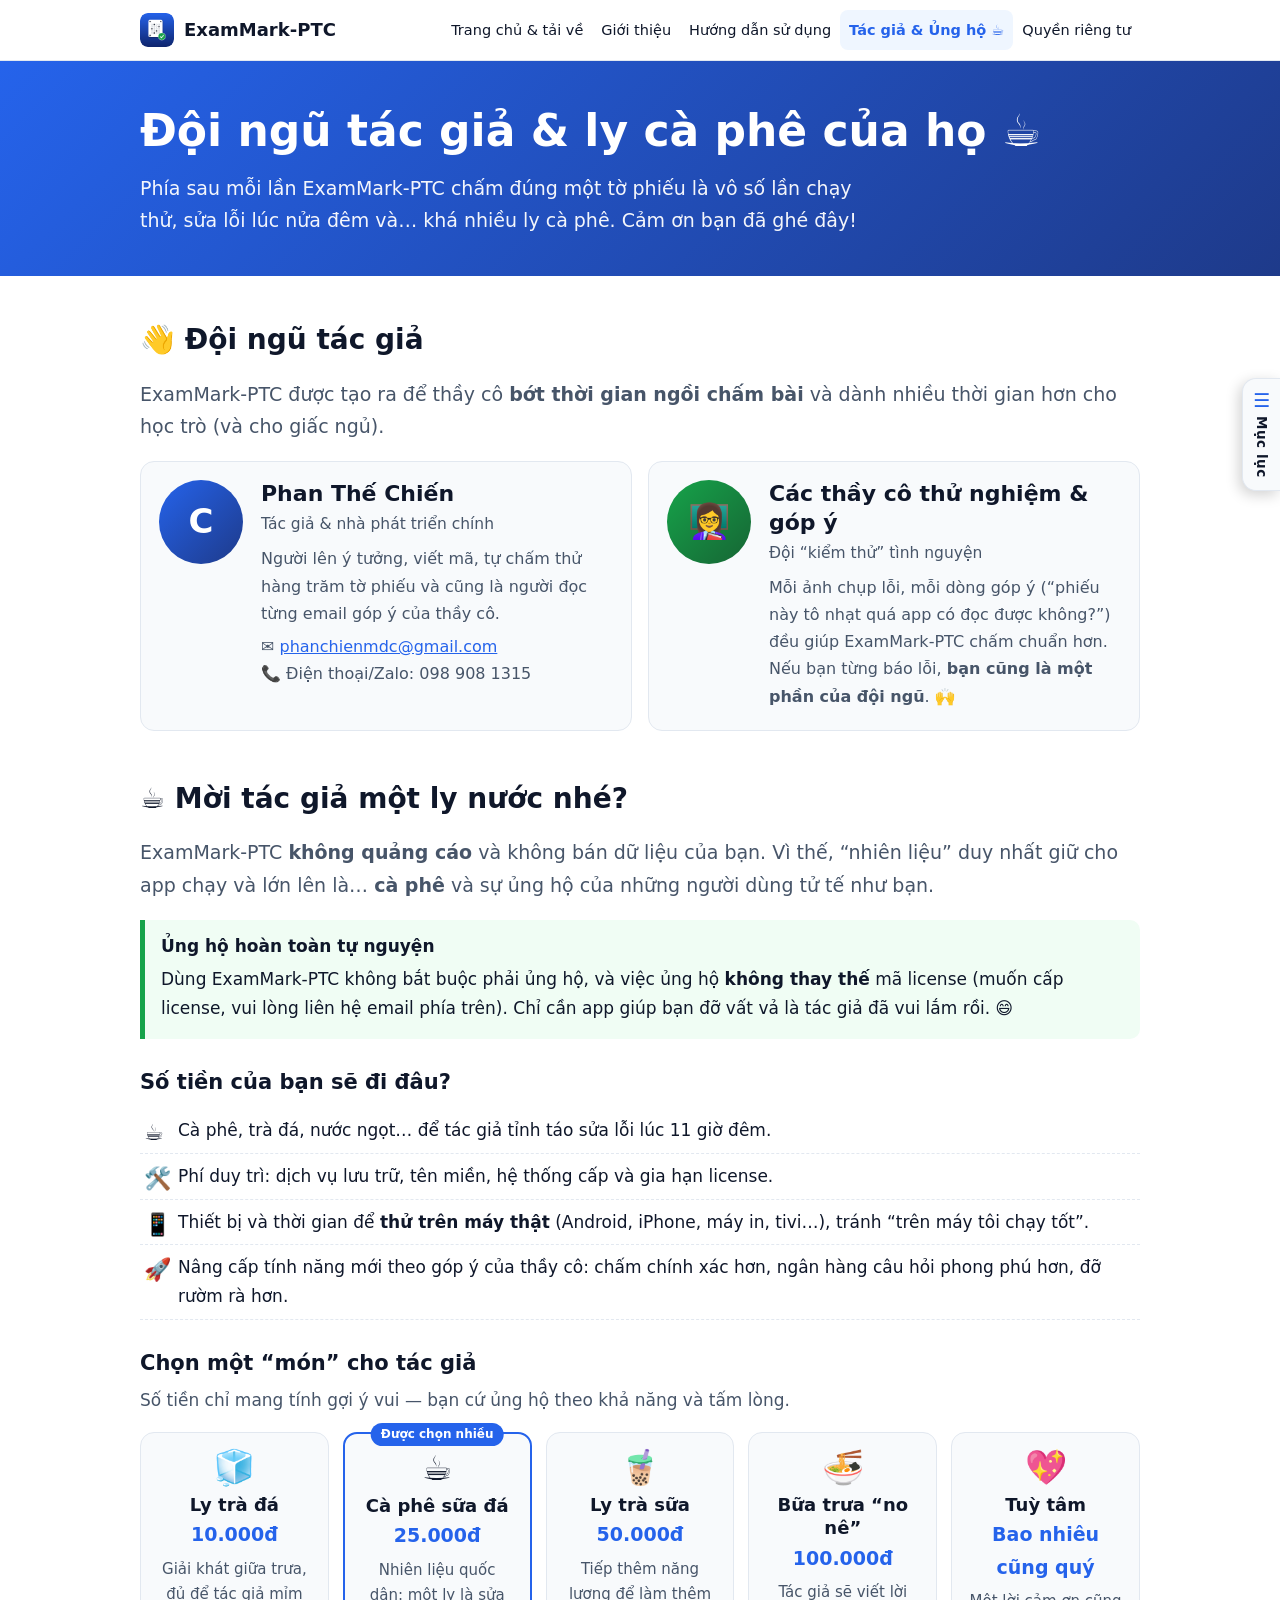
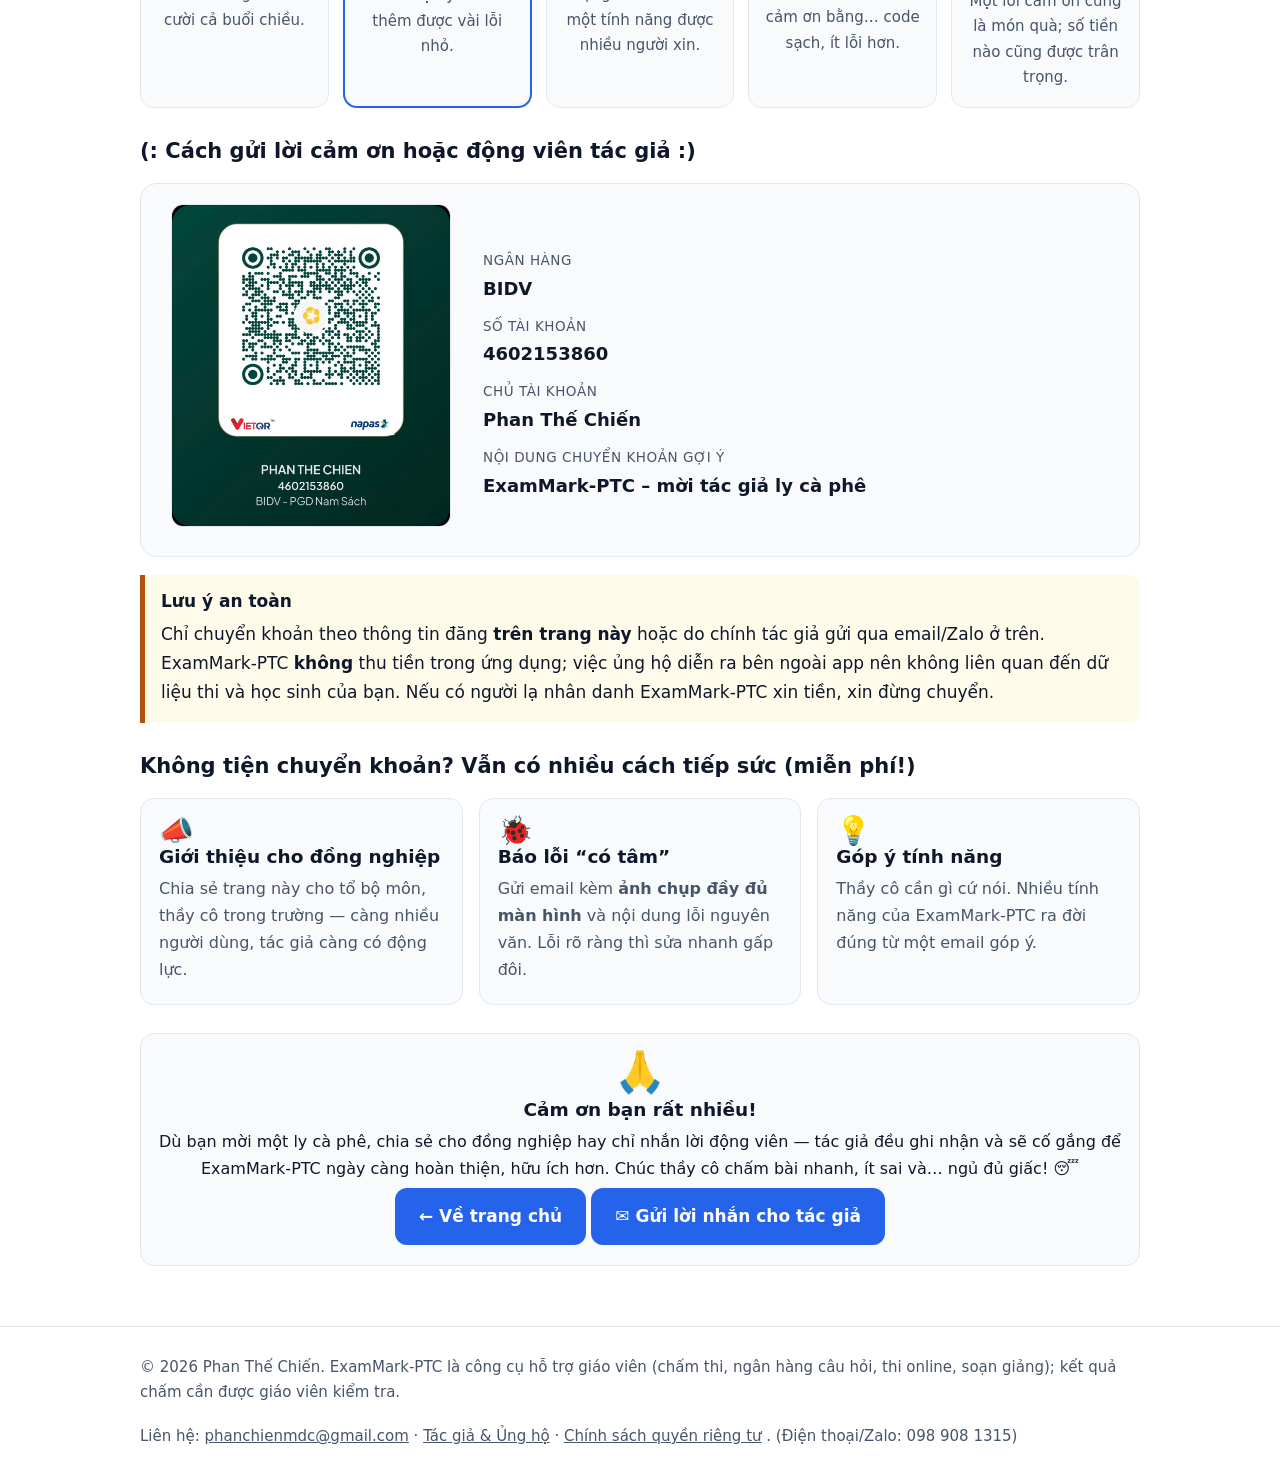
<file: tac-gia.html>
<!doctype html>
<html lang="vi">
<head>
<meta charset="utf-8">
<meta name="viewport" content="width=device-width,initial-scale=1">
<title>Đội ngũ tác giả &amp; Ủng hộ — ExamMark-PTC</title>
<meta name="description" content="Gặp đội ngũ tác giả ExamMark-PTC và mời tác giả một ly cà phê, một chai nước để có thêm động lực và kinh phí duy trì, nâng cấp ứng dụng.">
<meta name="theme-color" content="#2563eb">
<link rel="icon" type="image/png" href="assets/img/favicon-64.png">
<link rel="stylesheet" href="assets/style.css">
</head>
<body>
<header class="top"><div class="wrap">
<a class="brand" href="index.html"><img src="assets/img/logo-192.png" alt="" width="34" height="34">ExamMark-PTC</a>
<nav class="main" aria-label="Điều hướng chính"><a href="index.html">Trang chủ &amp; tải về</a><a href="gioi-thieu.html">Giới thiệu</a><a href="huong-dan.html">Hướng dẫn sử dụng</a><a href="tac-gia.html" aria-current="page">Tác giả &amp; Ủng hộ ☕</a><a href="privacy.html">Quyền riêng tư</a></nav>
</div></header>

<section class="hero slim"><div class="wrap">
<h1>Đội ngũ tác giả &amp; ly cà phê của họ ☕</h1>
<p>Phía sau mỗi lần ExamMark-PTC chấm đúng một tờ phiếu là vô số lần chạy thử, sửa lỗi lúc nửa đêm và… khá nhiều ly cà phê. Cảm ơn bạn đã ghé đây!</p>
</div></section>

<main><div class="wrap">

<h2 id="tac-gia" style="margin-top:6px">👋 Đội ngũ tác giả</h2>
<p class="lead">ExamMark-PTC được tạo ra để thầy cô <b>bớt thời gian ngồi chấm bài</b> và dành nhiều thời gian hơn cho học trò (và cho giấc ngủ).</p>
<div class="grid">
<div class="card"><div class="author"><div class="av" aria-hidden="true">C</div><div class="info"><h3>Phan Thế Chiến</h3><p class="role">Tác giả &amp; nhà phát triển chính</p><p>Người lên ý tưởng, viết mã, tự chấm thử hàng trăm tờ phiếu và cũng là người đọc từng email góp ý của thầy cô.</p><p>✉️ <a href="mailto:phanchienmdc@gmail.com">phanchienmdc@gmail.com</a><br>📞 Điện thoại/Zalo: 098 908 1315</p></div></div></div>
<div class="card"><div class="author"><div class="av" aria-hidden="true" style="background:linear-gradient(135deg,#16a34a,#166534)">👩‍🏫</div><div class="info"><h3>Các thầy cô thử nghiệm &amp; góp ý</h3><p class="role">Đội “kiểm thử” tình nguyện</p><p>Mỗi ảnh chụp lỗi, mỗi dòng góp ý (“phiếu này tô nhạt quá app có đọc được không?”) đều giúp ExamMark-PTC chấm chuẩn hơn. Nếu bạn từng báo lỗi, <b>bạn cũng là một phần của đội ngũ</b>. 🙌</p></div></div></div>
</div>

<h2 id="ung-ho">☕ Mời tác giả một ly nước nhé?</h2>
<p class="lead">ExamMark-PTC <b>không quảng cáo</b> và không bán dữ liệu của bạn. Vì thế, “nhiên liệu” duy nhất giữ cho app chạy và lớn lên là… <b>cà phê</b> và sự ủng hộ của những người dùng tử tế như bạn.</p>
<div class="callout tip"><b class="t">Ủng hộ hoàn toàn tự nguyện</b><p>Dùng ExamMark-PTC không bắt buộc phải ủng hộ, và việc ủng hộ <b>không thay thế</b> mã license (muốn cấp license, vui lòng liên hệ email phía trên). Chỉ cần app giúp bạn đỡ vất vả là tác giả đã vui lắm rồi. 😄</p></div>

<h3>Số tiền của bạn sẽ đi đâu?</h3>
<ul class="uses">
<li data-i="☕">Cà phê, trà đá, nước ngọt… để tác giả tỉnh táo sửa lỗi lúc 11 giờ đêm.</li>
<li data-i="🛠️">Phí duy trì: dịch vụ lưu trữ, tên miền, hệ thống cấp và gia hạn license.</li>
<li data-i="📱">Thiết bị và thời gian để <b>thử trên máy thật</b> (Android, iPhone, máy in, tivi…), tránh “trên máy tôi chạy tốt”.</li>
<li data-i="🚀">Nâng cấp tính năng mới theo góp ý của thầy cô: chấm chính xác hơn, ngân hàng câu hỏi phong phú hơn, đỡ rườm rà hơn.</li>
</ul>

<h3>Chọn một “món” cho tác giả</h3>
<p style="color:var(--muted);margin-top:0">Số tiền chỉ mang tính gợi ý vui — bạn cứ ủng hộ theo khả năng và tấm lòng.</p>
<div class="tiers">
<div class="tier"><div class="ic">🧊</div><h4>Ly trà đá</h4><div class="amt">10.000đ</div><p>Giải khát giữa trưa, đủ để tác giả mỉm cười cả buổi chiều.</p></div>
<div class="tier hot"><div class="ic">☕</div><h4>Cà phê sữa đá</h4><div class="amt">25.000đ</div><p>Nhiên liệu quốc dân: một ly là sửa thêm được vài lỗi nhỏ.</p></div>
<div class="tier"><div class="ic">🧋</div><h4>Ly trà sữa</h4><div class="amt">50.000đ</div><p>Tiếp thêm năng lượng để làm thêm một tính năng được nhiều người xin.</p></div>
<div class="tier"><div class="ic">🍜</div><h4>Bữa trưa “no nê”</h4><div class="amt">100.000đ</div><p>Tác giả sẽ viết lời cảm ơn bằng… code sạch, ít lỗi hơn.</p></div>
<div class="tier"><div class="ic">💖</div><h4>Tuỳ tâm</h4><div class="amt">Bao nhiêu cũng quý</div><p>Một lời cảm ơn cũng là món quà; số tiền nào cũng được trân trọng.</p></div>
</div>

<h3 id="chuyen-khoan">(: Cách gửi lời cảm ơn hoặc động viên tác giả :)</h3>
<div class="donate">
<div class="qr" id="qrbox"><img src="assets/img/qr-ung-ho.png" alt="Mã QR chuyển khoản ủng hộ tác giả ExamMark-PTC" onerror="this.parentNode.classList.add('missing')"><div class="ph">Mã QR sẽ được cập nhật sớm.<br>Trong lúc chờ, vui lòng nhắn Zalo 098 908 1315 để nhận thông tin chuyển khoản.</div></div>
<dl>
<dt>Ngân hàng</dt><dd>BIDV</dd>
<dt>Số tài khoản</dt><dd>4602153860</dd>
<dt>Chủ tài khoản</dt><dd>Phan Thế Chiến</dd>
<dt>Nội dung chuyển khoản gợi ý</dt><dd>ExamMark-PTC – mời tác giả ly cà phê</dd>
</dl>
</div>
<div class="callout warn"><b class="t">Lưu ý an toàn</b><p>Chỉ chuyển khoản theo thông tin đăng <b>trên trang này</b> hoặc do chính tác giả gửi qua email/Zalo ở trên. ExamMark-PTC <b>không</b> thu tiền trong ứng dụng; việc ủng hộ diễn ra bên ngoài app nên không liên quan đến dữ liệu thi và học sinh của bạn. Nếu có người lạ nhân danh ExamMark-PTC xin tiền, xin đừng chuyển.</p></div>

<h3>Không tiện chuyển khoản? Vẫn có nhiều cách tiếp sức (miễn phí!)</h3>
<div class="grid">
<div class="card"><div class="ic">📣</div><h3>Giới thiệu cho đồng nghiệp</h3><p>Chia sẻ trang này cho tổ bộ môn, thầy cô trong trường — càng nhiều người dùng, tác giả càng có động lực.</p></div>
<div class="card"><div class="ic">🐞</div><h3>Báo lỗi “có tâm”</h3><p>Gửi email kèm <b>ảnh chụp đầy đủ màn hình</b> và nội dung lỗi nguyên văn. Lỗi rõ ràng thì sửa nhanh gấp đôi.</p></div>
<div class="card"><div class="ic">💡</div><h3>Góp ý tính năng</h3><p>Thầy cô cần gì cứ nói. Nhiều tính năng của ExamMark-PTC ra đời đúng từ một email góp ý.</p></div>
</div>

<div class="card" style="text-align:center;margin-top:28px"><div class="ic" style="font-size:40px">🙏</div><h3 style="margin-top:6px">Cảm ơn bạn rất nhiều!</h3><p style="color:var(--ink)">Dù bạn mời một ly cà phê, chia sẻ cho đồng nghiệp hay chỉ nhắn lời động viên — tác giả đều ghi nhận và sẽ cố gắng để ExamMark-PTC ngày càng hoàn thiện, hữu ích hơn. Chúc thầy cô chấm bài nhanh, ít sai và… ngủ đủ giấc! 😴</p><p><a class="btn btn-solid" href="index.html">← Về trang chủ</a> <a class="btn btn-solid" href="mailto:phanchienmdc@gmail.com">✉️ Gửi lời nhắn cho tác giả</a></p></div>

</div></main>
<footer class="bot"><div class="wrap">
<div>© 2026 Phan Thế Chiến. ExamMark-PTC là công cụ hỗ trợ giáo viên (chấm thi, ngân hàng câu hỏi, thi online, soạn giảng); kết quả chấm cần được giáo viên kiểm tra.</div>
<div>Liên hệ: <a href="mailto:phanchienmdc@gmail.com">phanchienmdc@gmail.com</a> · <a href="tac-gia.html">Tác giả &amp; Ủng hộ</a> · <a href="privacy.html">Chính sách quyền riêng tư</a> . (Điện thoại/Zalo: 098 908 1315)</div>
</div></footer>
<script src="assets/nav-tools.js" defer></script>
</body>
</html>
</file>
<file: assets/style.css>
/* ExamMark — trang giới thiệu & hướng dẫn. Tĩnh; JS chỉ để nhận diện thiết bị (index.html) và nút lên đầu/mục lục (nav-tools.js). */
:root{--bg:#fff;--ink:#0f172a;--muted:#475569;--line:#e2e8f0;--card:#f8fafc;--brand:#2563eb;--brand-d:#1e3a8a;--ok:#16a34a;--warn:#b45309;--warn-bg:#fffbeb;--bad:#dc2626;--note-bg:#eff6ff;--tip-bg:#f0fdf4;--code:#f1f5f9}
@media (prefers-color-scheme:dark){:root{--bg:#0b1220;--ink:#e5e7eb;--muted:#94a3b8;--line:#1f2a44;--card:#111a2e;--brand:#60a5fa;--brand-d:#bfdbfe;--warn:#fbbf24;--warn-bg:#2a2108;--note-bg:#0f1b36;--tip-bg:#0d2418;--code:#16213a}img.sheet,.fig img{background:#fff}}
*{box-sizing:border-box}html{scroll-behavior:smooth;scroll-padding-top:76px}
body{margin:0;background:var(--bg);color:var(--ink);font:17px/1.7 system-ui,-apple-system,"Segoe UI",Roboto,"Helvetica Neue",Arial,sans-serif;-webkit-text-size-adjust:100%}
a{color:var(--brand)}a:hover{text-decoration:none}
img{max-width:100%;height:auto}
.wrap{max-width:1040px;margin:0 auto;padding:0 20px}
header.top{position:sticky;top:0;z-index:20;background:color-mix(in srgb,var(--bg) 92%,transparent);backdrop-filter:blur(8px);border-bottom:1px solid var(--line)}
header.top .wrap{display:flex;align-items:center;gap:18px;min-height:60px;flex-wrap:wrap}
.brand{display:flex;align-items:center;gap:10px;font-weight:800;font-size:19px;color:var(--ink);text-decoration:none}
.brand img{width:34px;height:34px;border-radius:8px}
nav.main{margin-left:auto;display:flex;gap:4px;flex-wrap:wrap}
nav.main a{padding:8px 12px;border-radius:8px;color:var(--ink);text-decoration:none;font-size:15.5px}
nav.main a:hover{background:var(--card)}nav.main a[aria-current="page"]{background:var(--note-bg);color:var(--brand);font-weight:700}
.hero{background:linear-gradient(135deg,#2563eb 0%,#1e3a8a 100%);color:#fff;padding:56px 0 52px}
.hero h1{font-size:clamp(28px,5vw,44px);line-height:1.2;margin:0 0 14px}
.hero p{font-size:19px;max-width:720px;margin:0 0 22px;opacity:.95}
.hero .row{display:flex;gap:28px;align-items:center;flex-wrap:wrap}.hero .row>div:first-child{flex:1 1 440px}
.hero img.logo{width:150px;height:150px;border-radius:30px;box-shadow:0 12px 36px rgba(0,0,0,.35)}
.btn{display:inline-block;padding:12px 22px;border-radius:12px;font-weight:700;text-decoration:none;border:2px solid transparent;font-size:17px}
.btn-primary{background:#fff;color:#1e3a8a}.btn-primary:hover{background:#e0e7ff}
.btn-ghost{border-color:rgba(255,255,255,.7);color:#fff;margin-left:8px}.btn-ghost:hover{background:rgba(255,255,255,.12)}
.btn-solid{background:var(--brand);color:#fff}.btn-solid:hover{filter:brightness(1.1)}
main{padding:34px 0 60px}
h1,h2,h3,h4{line-height:1.3}h2{font-size:28px;margin:44px 0 12px;padding-top:6px}h3{font-size:21px;margin:30px 0 8px}h4{font-size:17.5px;margin:20px 0 6px}
h2 .n{display:inline-grid;place-items:center;width:34px;height:34px;border-radius:50%;background:var(--brand);color:#fff;font-size:17px;margin-right:10px;vertical-align:2px}
.lead{font-size:19px;color:var(--muted)}
.grid{display:grid;gap:16px;grid-template-columns:repeat(auto-fit,minmax(230px,1fr));margin:18px 0}
.card{background:var(--card);border:1px solid var(--line);border-radius:14px;padding:18px 18px 14px}.card h3,.card h4{margin:0 0 6px;font-size:18.5px}.card p{margin:6px 0;color:var(--muted);font-size:16px}
.card .ic{font-size:28px;line-height:1}
.callout{border-left:5px solid var(--brand);background:var(--note-bg);padding:12px 16px;border-radius:0 10px 10px 0;margin:16px 0}.callout p{margin:4px 0}.callout.warn{border-color:var(--warn);background:var(--warn-bg)}.callout.tip{border-color:var(--ok);background:var(--tip-bg)}
.callout b.t{display:block;margin-bottom:2px}
table.tbl{border-collapse:collapse;width:100%;margin:14px 0;font-size:15.5px;display:block;overflow-x:auto}
.tbl th,.tbl td{border:1px solid var(--line);padding:9px 12px;text-align:left;vertical-align:top}.tbl th{background:var(--card)}
code,kbd{background:var(--code);padding:2px 6px;border-radius:6px;font-size:.92em;font-family:ui-monospace,Consolas,Menlo,monospace}
pre{background:var(--code);padding:12px 14px;border-radius:10px;overflow-x:auto;font-size:14.5px}pre code{background:none;padding:0}
.ui{font-weight:700;background:var(--note-bg);border:1px solid var(--line);padding:1px 7px;border-radius:7px;-webkit-box-decoration-break:clone;box-decoration-break:clone}
ol.steps{list-style:none;counter-reset:s;padding:0;margin:14px 0}ol.steps>li{counter-increment:s;position:relative;padding:4px 0 10px 46px}
ol.steps>li::before{content:counter(s);position:absolute;left:0;top:2px;width:32px;height:32px;border-radius:50%;background:var(--brand);color:#fff;display:grid;place-items:center;font-weight:700;font-size:15.5px}
figure{margin:20px 0}figure img,figure svg{display:block;margin:0 auto;border-radius:10px;border:1px solid var(--line)}figcaption{font-size:14.5px;color:var(--muted);text-align:center;margin-top:8px}
.shot .ph-box{display:none}.shot.missing img{display:none}
.shot.missing .ph-box{display:flex;flex-direction:column;gap:4px;align-items:center;justify-content:center;text-align:center;min-height:90px;border:2px dashed var(--line);border-radius:12px;background:var(--card);color:var(--muted);padding:16px;font-size:15px}
.shot.missing .ph-box b{color:var(--ink)}.shot.missing .ph-box code{font-size:13.5px}
.two{display:grid;gap:18px;grid-template-columns:repeat(auto-fit,minmax(300px,1fr));align-items:start}
.layout>article{min-width:0}.layout{display:grid;grid-template-columns:240px minmax(0,1fr);gap:34px;align-items:start}
nav.toc{position:sticky;top:76px;max-height:calc(100vh - 96px);overflow:auto;font-size:14.5px;border-right:1px solid var(--line);padding-right:14px}
nav.toc b{display:block;margin-bottom:6px}nav.toc a{display:block;padding:4px 8px;border-radius:6px;color:var(--muted);text-decoration:none;line-height:1.35}nav.toc a:hover{background:var(--card);color:var(--ink)}
@media (max-width:900px){.layout{grid-template-columns:minmax(0,1fr)}nav.toc{position:static;border:1px solid var(--line);border-radius:12px;padding:10px;max-height:none}}
.pill{display:inline-block;padding:2px 10px;border-radius:999px;font-size:13.5px;font-weight:700;background:var(--note-bg);color:var(--brand);border:1px solid var(--line)}
details{border:1px solid var(--line);border-radius:12px;padding:10px 16px;margin:10px 0;background:var(--card)}summary{cursor:pointer;font-weight:700}
footer.bot{border-top:1px solid var(--line);padding:28px 0;color:var(--muted);font-size:15px}footer.bot .wrap{display:flex;gap:18px;flex-wrap:wrap;justify-content:space-between}footer.bot a{color:var(--muted)}
@media print{header.top,nav.toc,.hero .btn,footer.bot{display:none}body{font-size:12pt}a{color:inherit}.layout{display:block}}
@media (max-width:700px){header.top{position:static}html{scroll-padding-top:12px}header.top .wrap{gap:6px;padding-top:8px;padding-bottom:4px}nav.main{margin-left:0;width:100%;flex-wrap:nowrap;overflow-x:auto;-webkit-overflow-scrolling:touch}nav.main a{white-space:nowrap;font-size:15px;padding:7px 10px}.hero{padding:34px 0}.hero img.logo{width:96px;height:96px;border-radius:22px}.btn-ghost{margin:10px 0 0}h2{font-size:24px}}
h2 .pill{vertical-align:middle;margin-left:10px}

/* ---- Thiết bị (Android / iPhone) & thông báo nền tảng ---- */
.dev{display:grid;gap:16px;grid-template-columns:repeat(auto-fit,minmax(300px,1fr));margin:18px 0}
.dev .card h3{font-size:20px}
.dev .tag{display:inline-block;margin-left:8px;font-size:12.5px;font-weight:700;padding:1px 9px;border-radius:999px;background:var(--brand);color:#fff;vertical-align:middle}
.dev .card.you{outline:3px solid var(--brand);outline-offset:2px}
.dev .btn{margin-top:6px}
.hero .btn-ios{background:#0b1220;color:#fff;border-color:rgba(255,255,255,.55);margin-left:8px}.hero .btn-ios:hover{background:#111c33}
.hero .note{font-size:15px;opacity:.9;margin:6px 0 0}
#plat-banner{display:none;border-radius:12px;padding:12px 16px;margin:0 0 18px;font-size:16px;border:1px solid var(--line);background:var(--note-bg)}
#plat-banner.show{display:block}#plat-banner.ios{border-left:5px solid var(--brand)}#plat-banner.android{border-left:5px solid var(--ok);background:var(--tip-bg)}#plat-banner.warn{border-left:5px solid var(--warn);background:var(--warn-bg)}
#plat-banner b.t{display:block;margin-bottom:2px}#plat-banner a{font-weight:700}
.sharekey{display:inline-block;border:1px solid var(--line);background:var(--card);border-radius:7px;padding:0 7px;font-weight:700}
/* ---- Trang Tác giả & Ủng hộ ---- */
.hero.slim{padding:44px 0 40px}.hero.slim p{margin-bottom:0}
.author{display:flex;gap:18px;align-items:flex-start;flex-wrap:wrap}
.author .av{width:84px;height:84px;border-radius:50%;background:linear-gradient(135deg,#2563eb,#1e3a8a);color:#fff;display:grid;place-items:center;font-size:34px;font-weight:800;flex:none}
.author .info{flex:1 1 280px}.author h3{margin:0 0 2px;font-size:22px}.author .role{color:var(--muted);margin:0 0 8px;font-size:15.5px}
.tiers{display:grid;gap:14px;grid-template-columns:repeat(auto-fit,minmax(165px,1fr));margin:18px 0}
.tier{background:var(--card);border:1px solid var(--line);border-radius:14px;padding:16px;text-align:center}
.tier .ic{font-size:34px;line-height:1.1}.tier h4{margin:6px 0 2px;font-size:18px}.tier .amt{font-weight:800;color:var(--brand);font-size:19px}.tier p{margin:6px 0 0;color:var(--muted);font-size:15px}
.tier.hot{border:2px solid var(--brand);position:relative}.tier.hot::after{content:"Được chọn nhiều";position:absolute;top:-11px;left:50%;transform:translateX(-50%);background:var(--brand);color:#fff;font-size:12px;font-weight:700;padding:1px 10px;border-radius:999px;white-space:nowrap}
.donate{display:grid;gap:22px;grid-template-columns:minmax(220px,300px) minmax(0,1fr);align-items:center;background:var(--card);border:1px solid var(--line);border-radius:16px;padding:20px;margin:18px 0}
.donate .qr{text-align:center}.donate .qr img{width:100%;max-width:280px;border-radius:12px;border:1px solid var(--line);background:#fff}
.donate .qr .ph{display:none}.donate .qr.missing img{display:none}
.donate .qr.missing .ph{display:flex;align-items:center;justify-content:center;text-align:center;min-height:220px;border:2px dashed var(--line);border-radius:12px;color:var(--muted);padding:14px;font-size:15px}
.donate dl{margin:0}.donate dt{font-size:13.5px;color:var(--muted);text-transform:uppercase;letter-spacing:.04em;margin-top:10px}.donate dd{margin:2px 0 0;font-weight:700;font-size:18px;word-break:break-word}
@media (max-width:700px){.donate{grid-template-columns:minmax(0,1fr)}.hero .btn-ios{margin:10px 0 0}}
.uses{list-style:none;padding:0;margin:12px 0}.uses li{padding:8px 0 8px 38px;position:relative;border-bottom:1px dashed var(--line)}.uses li::before{content:attr(data-i);position:absolute;left:4px;top:6px;font-size:22px}

/* ---- 6 trụ cột chức năng ---- */
.pillars{display:grid;gap:16px;grid-template-columns:repeat(auto-fit,minmax(290px,1fr));margin:18px 0}
.pillar{background:var(--card);border:1px solid var(--line);border-top:4px solid var(--brand);border-radius:14px;padding:18px 18px 14px}
.pillar .ic{font-size:34px;line-height:1}.pillar h3{margin:8px 0 6px;font-size:19.5px}.pillar p{margin:6px 0;color:var(--muted);font-size:16px}.pillar p b{color:var(--ink)}
.hero .tagline{display:inline-block;background:rgba(255,255,255,.16);border:1px solid rgba(255,255,255,.35);border-radius:999px;padding:3px 14px;font-size:15px;margin:0 0 12px}
.tv-steps{margin:10px 0}

/* menu gọn hơn để vừa một hàng với tên ExamMark-PTC */
@media (min-width:701px){header.top .wrap{gap:10px}nav.main{gap:0}nav.main a{padding:8px 9px;font-size:14.5px;white-space:nowrap}.brand{font-size:18px}}

/* ---- Nút "Về đầu trang" + tab "tai thỏ" mở mục lục (assets/nav-tools.js) ---- */
.to-top{position:fixed;right:16px;bottom:calc(16px + env(safe-area-inset-bottom,0px));z-index:30;width:46px;height:46px;border-radius:50%;border:1px solid var(--line);background:var(--brand);color:#fff;font-size:22px;font-weight:700;line-height:1;cursor:pointer;box-shadow:0 6px 18px rgba(0,0,0,.28);opacity:0;visibility:hidden;transform:translateY(10px);transition:opacity .2s,transform .2s,visibility .2s}
.to-top.show{opacity:1;visibility:visible;transform:none}.to-top:hover{filter:brightness(1.1)}
.ear{position:fixed;right:0;top:42%;z-index:31;display:flex;flex-direction:column;align-items:center;gap:6px;padding:12px 7px;border:1px solid var(--line);border-right:0;border-radius:14px 0 0 14px;background:var(--card);color:var(--ink);cursor:pointer;box-shadow:-3px 4px 14px rgba(0,0,0,.18);font:inherit;transition:background .15s}
.ear:hover{background:var(--note-bg)}.ear-ic{font-size:19px;line-height:1;color:var(--brand)}
.ear-tx{writing-mode:vertical-rl;font-size:13.5px;font-weight:700;letter-spacing:.04em}
.ear-back{position:fixed;inset:0;z-index:40;background:rgba(15,23,42,.5)}.ear-back[hidden]{display:none}
.ear-panel{position:fixed;top:0;right:0;bottom:0;z-index:41;width:min(340px,88vw);display:flex;flex-direction:column;background:var(--bg);color:var(--ink);border-left:1px solid var(--line);box-shadow:-8px 0 28px rgba(0,0,0,.3);transform:translateX(104%);visibility:hidden;transition:transform .25s,visibility .25s;padding-bottom:env(safe-area-inset-bottom,0px)}
.ear-open .ear-panel{transform:none;visibility:visible}.ear-open .ear,.ear-open .to-top{visibility:hidden}
.ear-head{display:flex;align-items:center;justify-content:space-between;padding:14px 16px;border-bottom:1px solid var(--line);font-size:17px}
.ear-x{border:0;background:var(--card);color:var(--ink);width:36px;height:36px;border-radius:50%;font-size:16px;cursor:pointer}
.ear-list{flex:1 1 auto;overflow-y:auto;padding:8px;font-size:15.5px}
.ear-list a,.ear-pages a{display:block;padding:9px 12px;border-radius:8px;color:var(--ink);text-decoration:none;line-height:1.35}
.ear-list a:hover,.ear-pages a:hover{background:var(--card)}.ear-list a.on{background:var(--note-bg);color:var(--brand);font-weight:700}
.ear-sub{padding:10px 16px 4px;border-top:1px solid var(--line);font-size:12.5px;color:var(--muted);text-transform:uppercase;letter-spacing:.05em}
.ear-pages{padding:0 8px 10px;font-size:15px}.ear-pages a[aria-current="page"]{color:var(--brand);font-weight:700}
@media (max-width:700px){.ear{top:auto;bottom:calc(76px + env(safe-area-inset-bottom,0px));flex-direction:row;padding:9px 11px;gap:6px;border-radius:12px 0 0 12px}.ear-tx{writing-mode:horizontal-tb;font-size:14px}}
@media (prefers-reduced-motion:reduce){.to-top,.ear-panel{transition:none}}
@media print{.to-top,.ear,.ear-back,.ear-panel{display:none!important}}
h5{font-size:16px;margin:18px 0 6px;line-height:1.3;color:var(--ink)}
</file>
